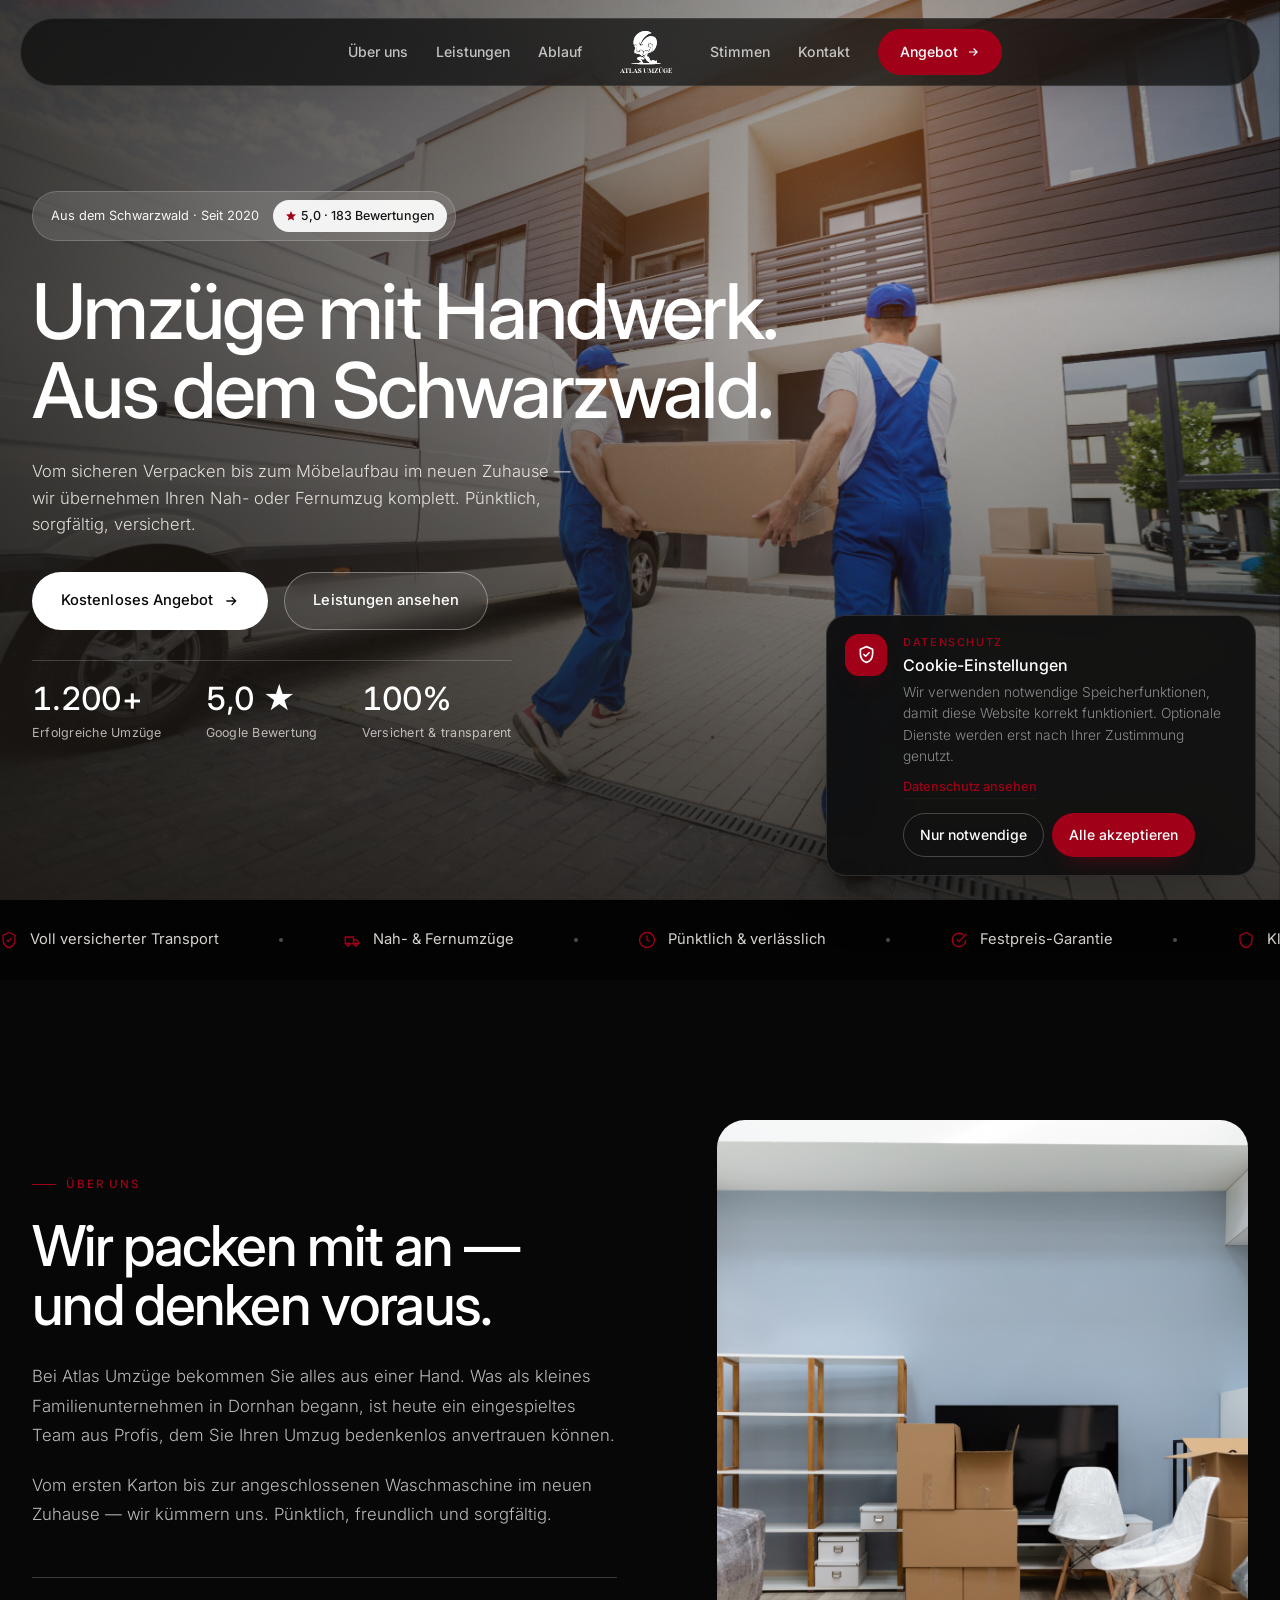
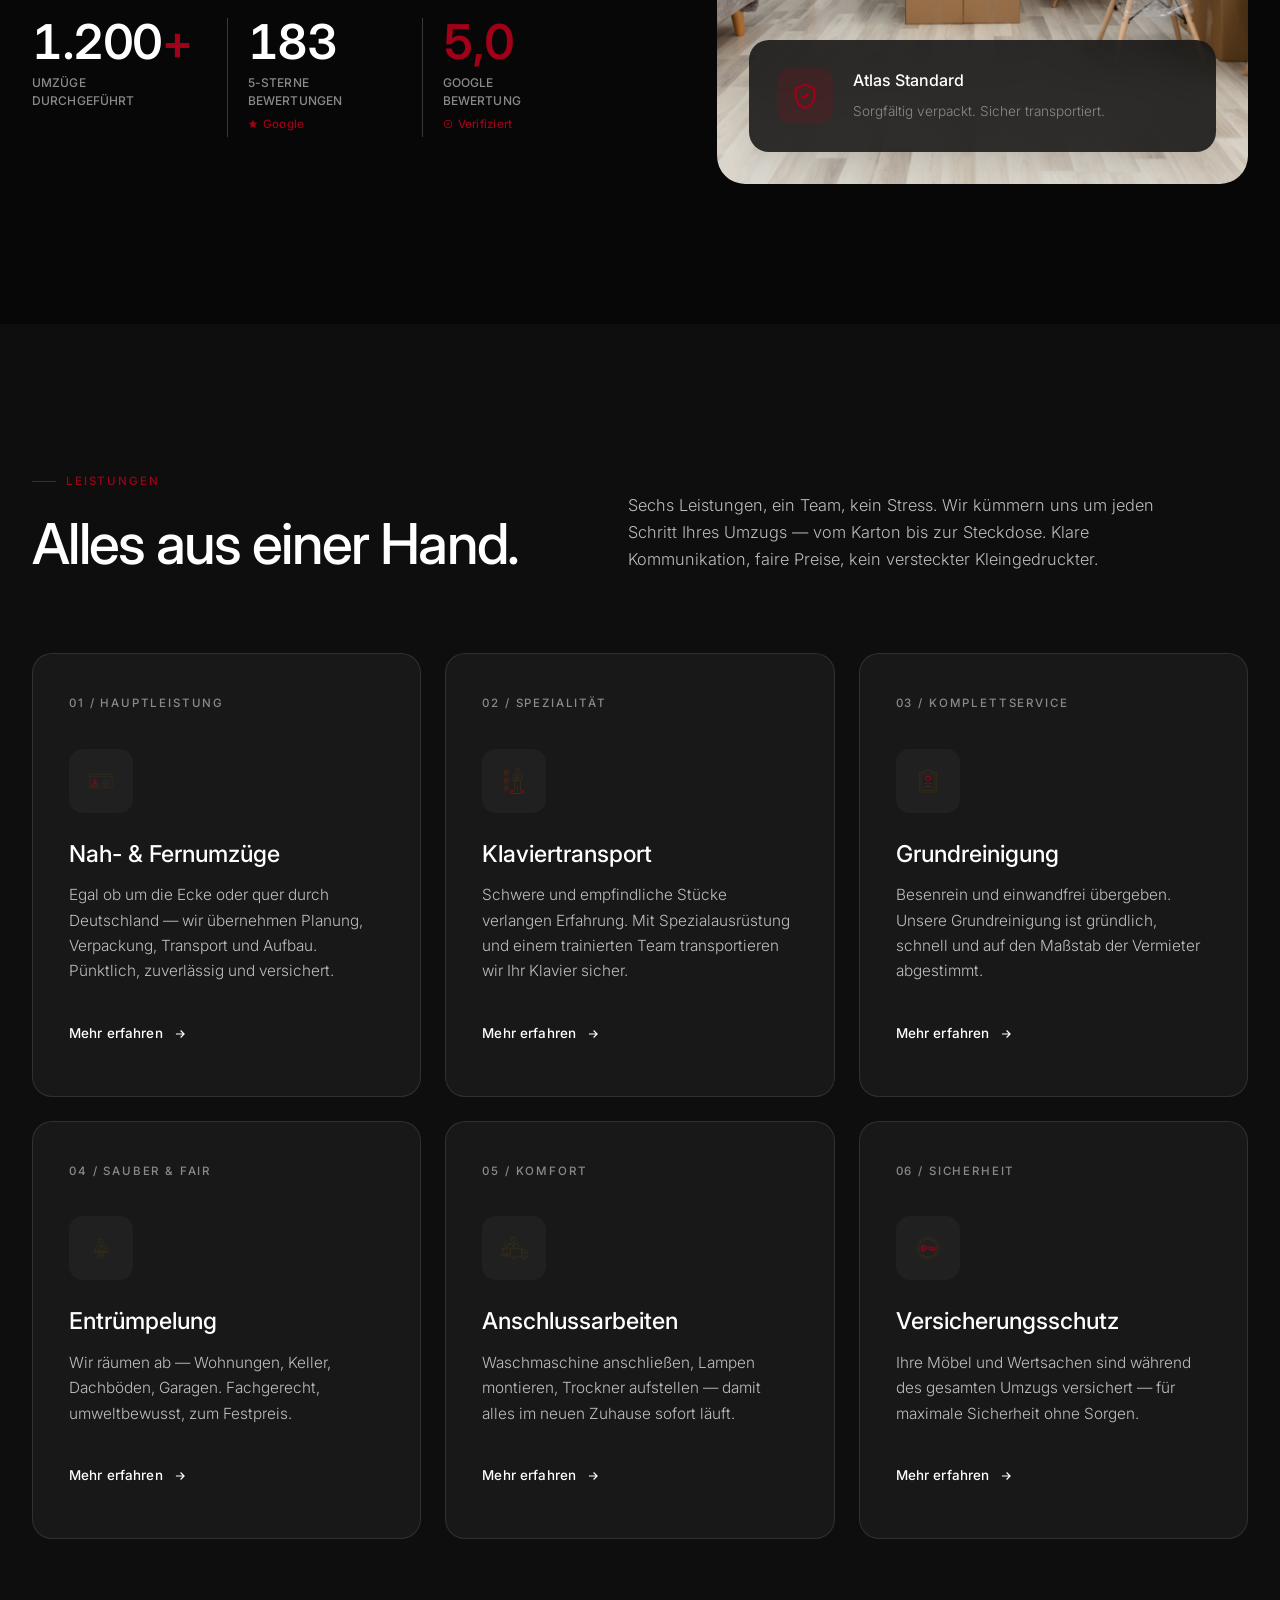
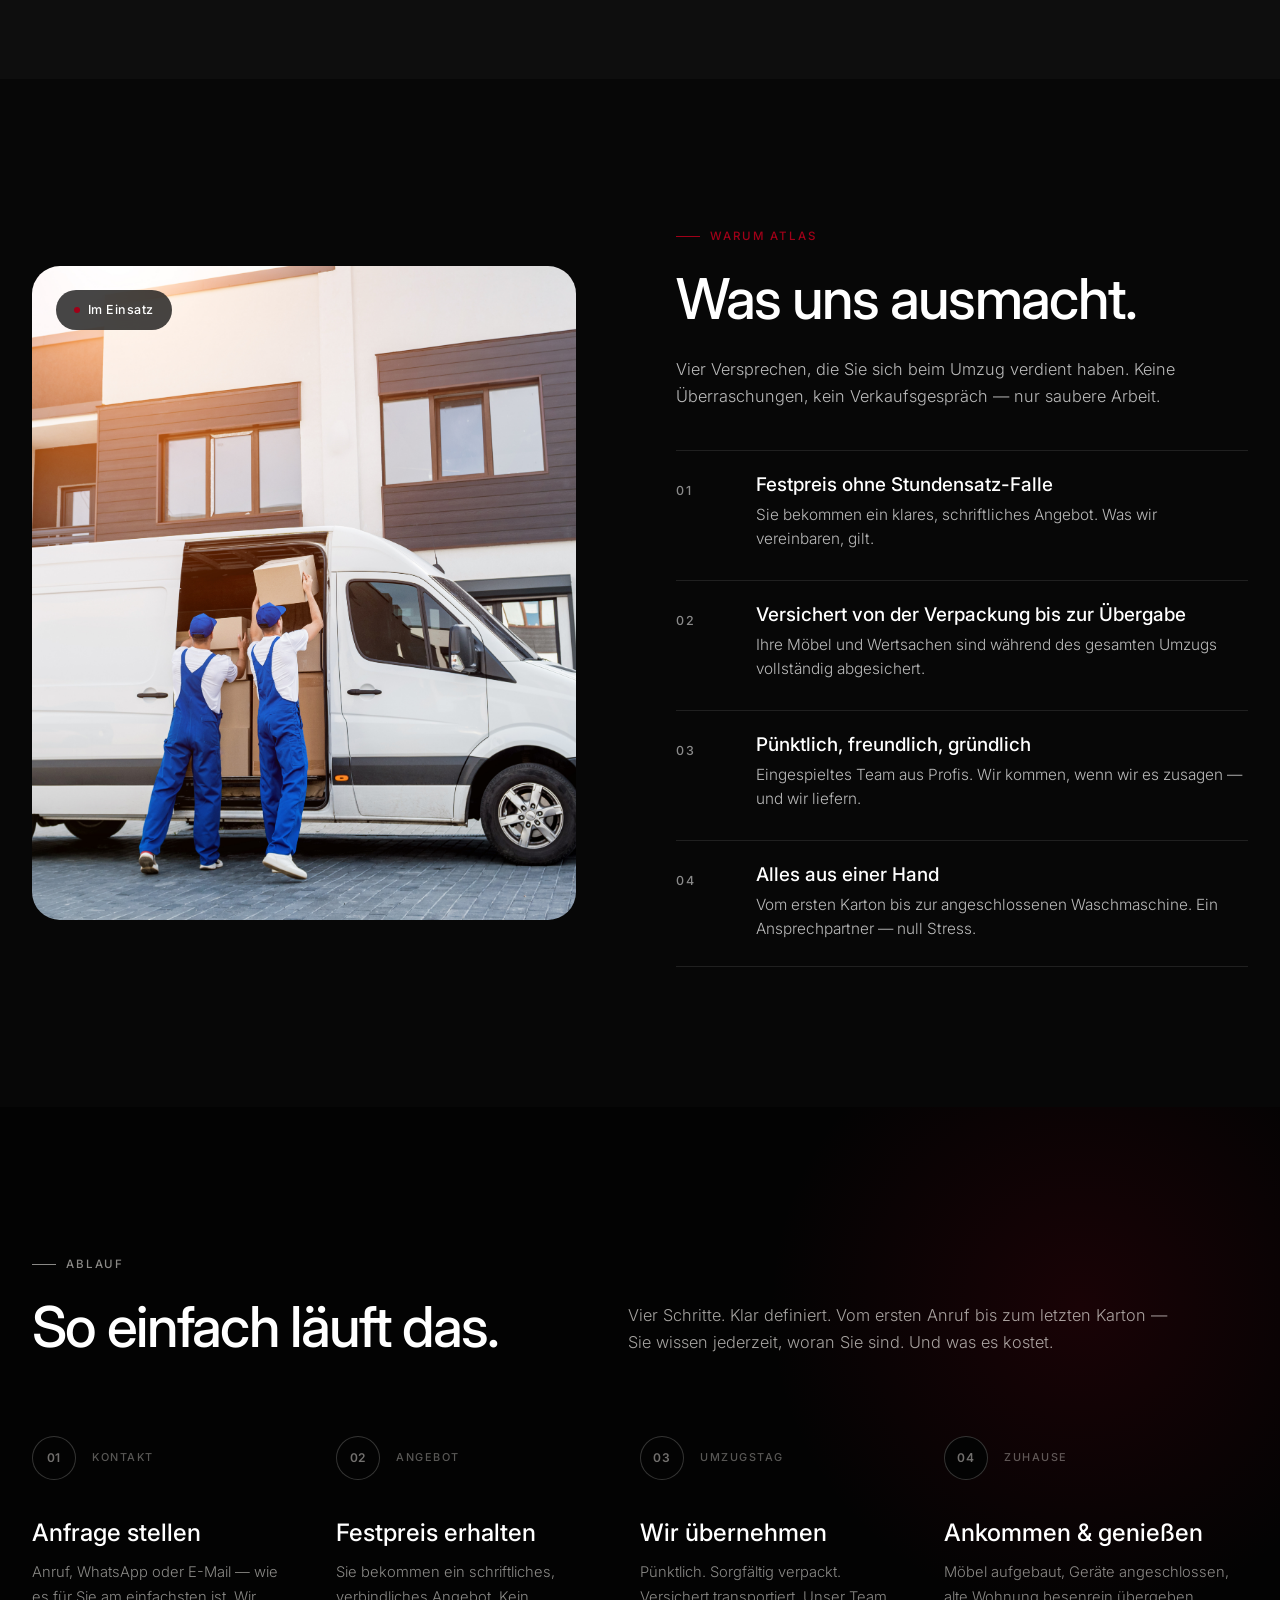
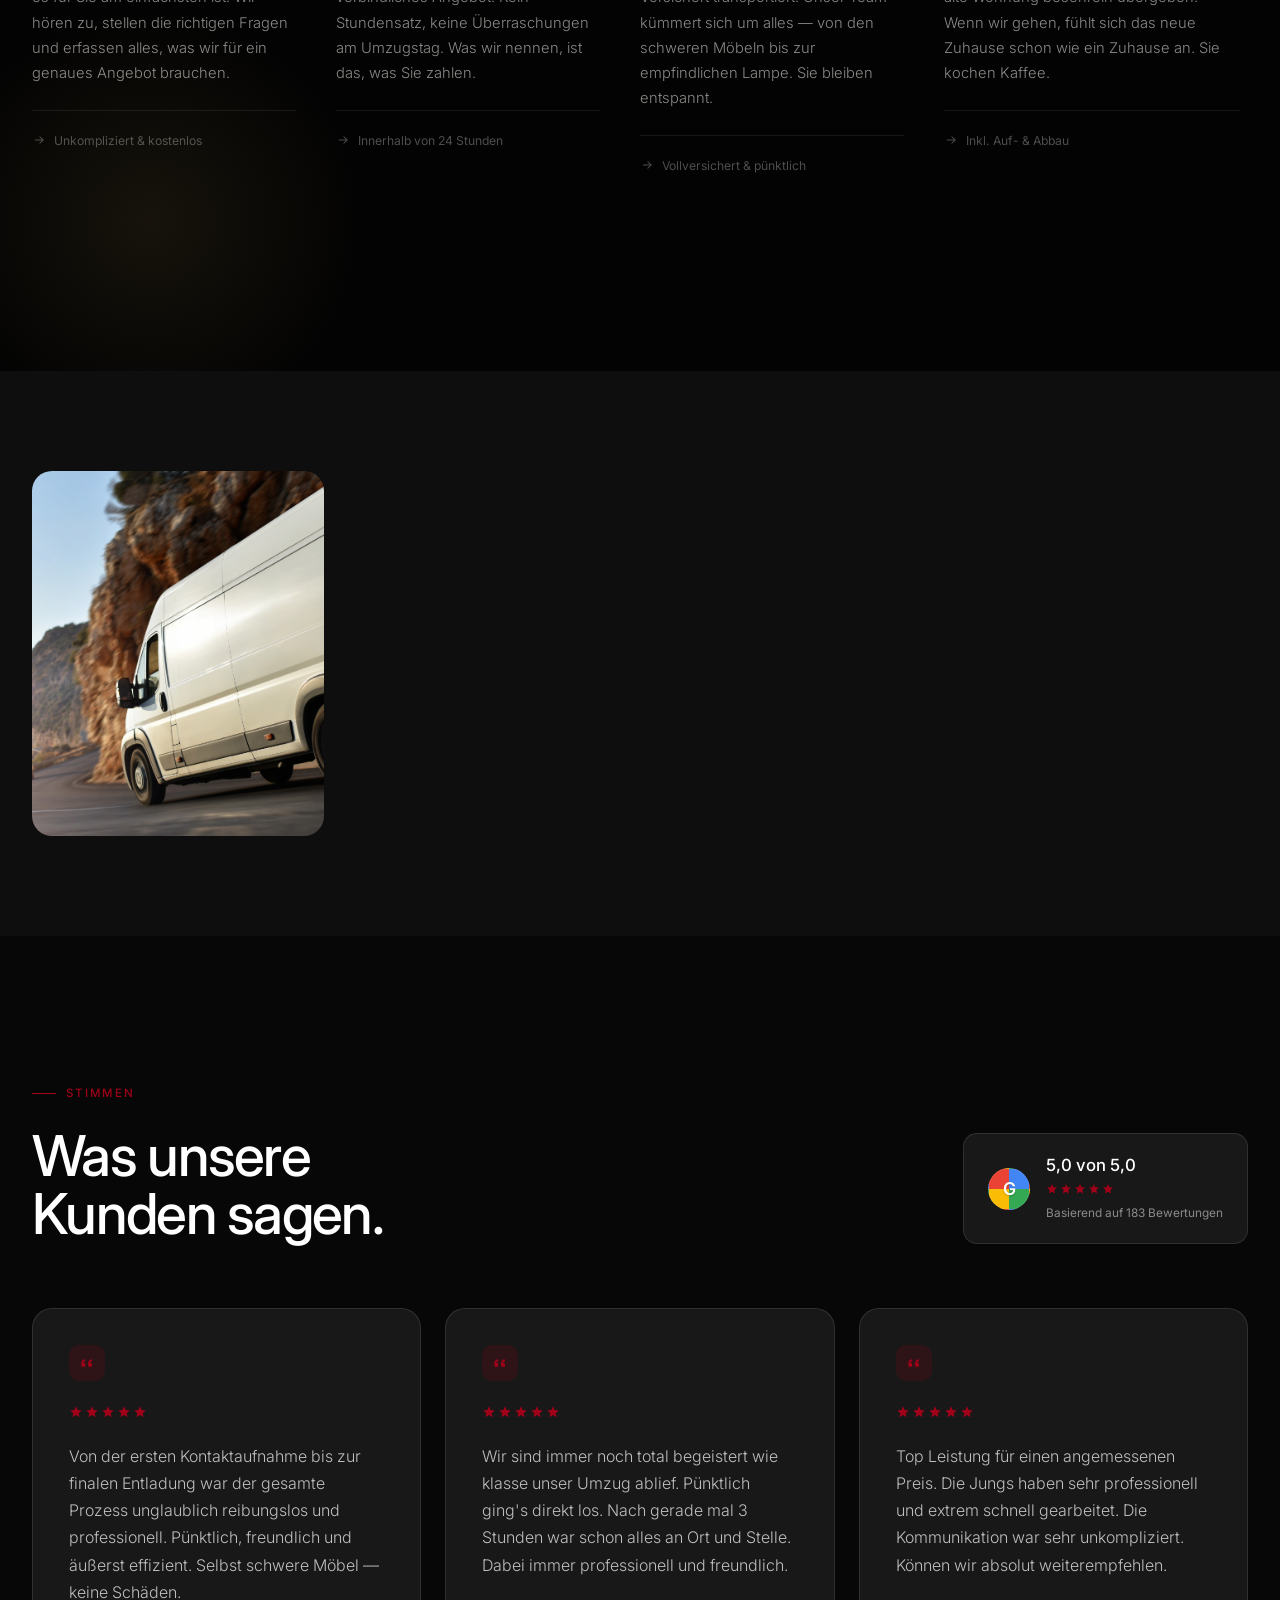
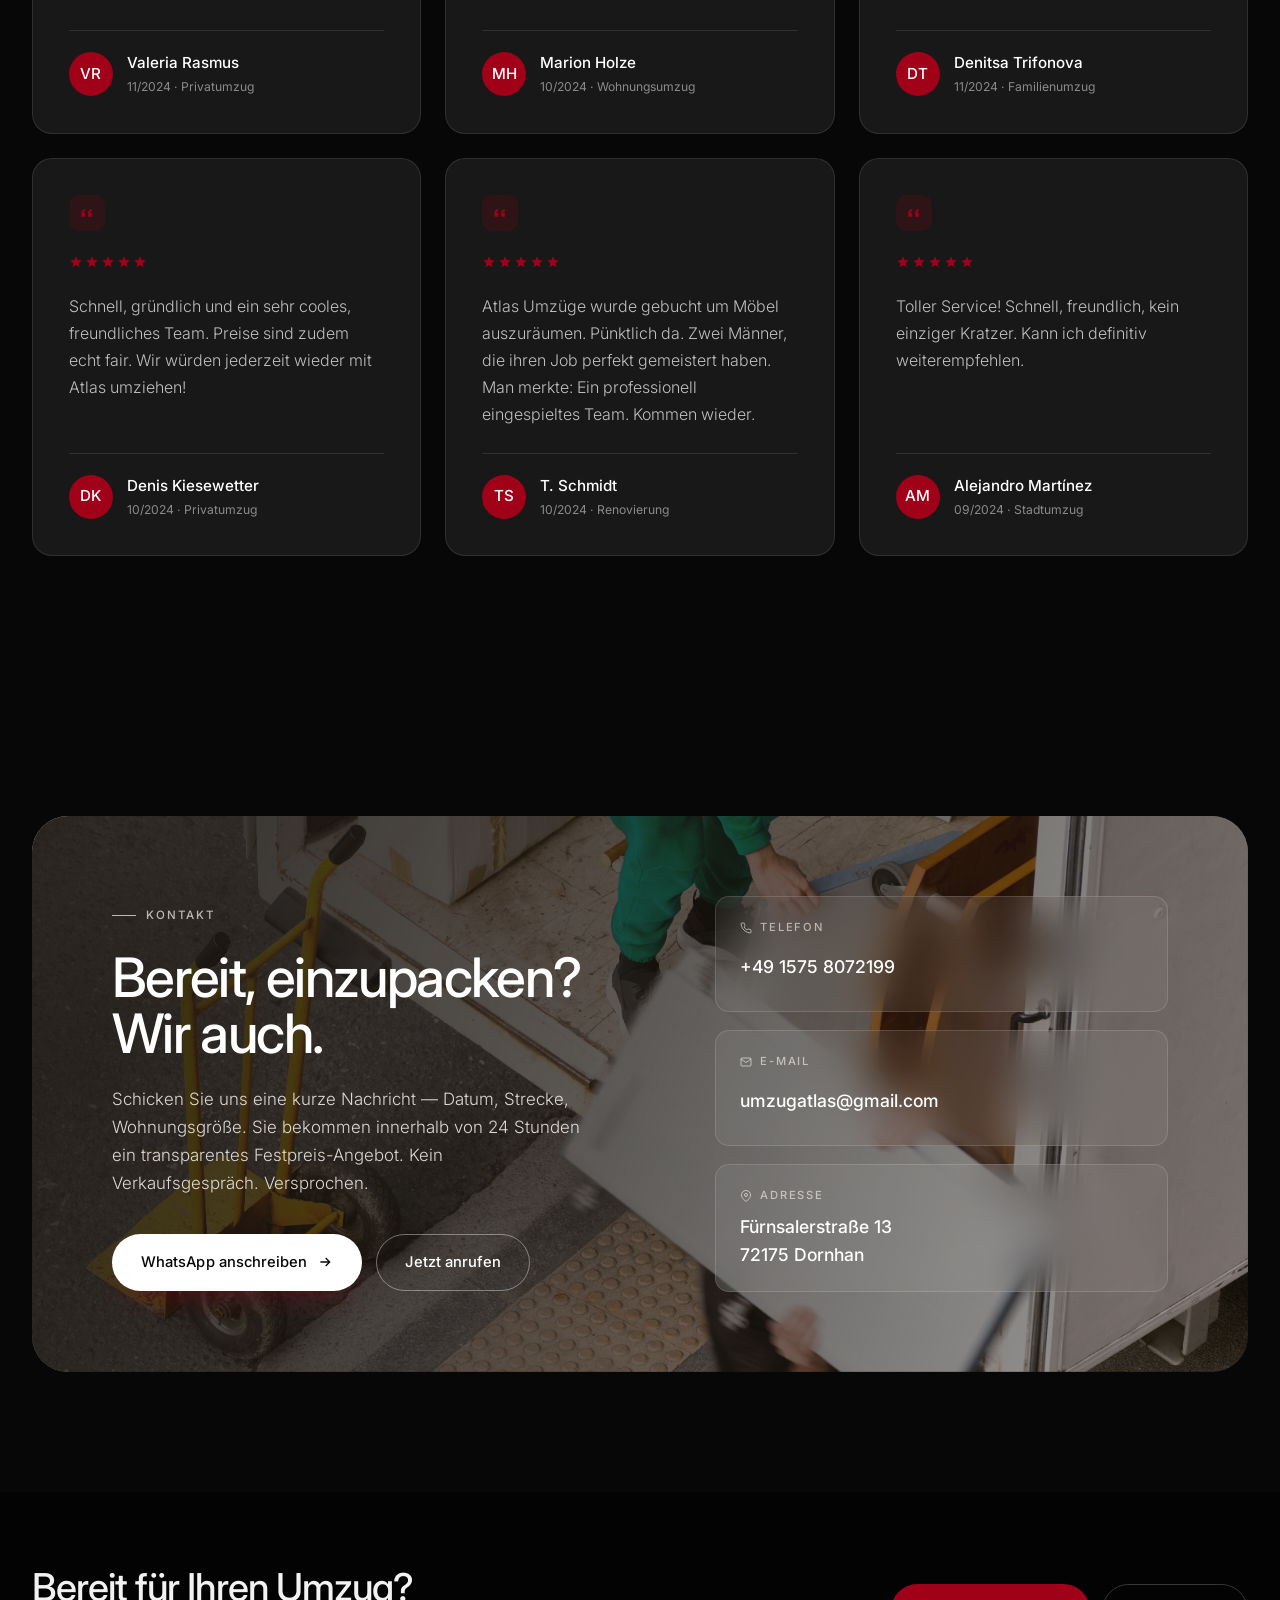
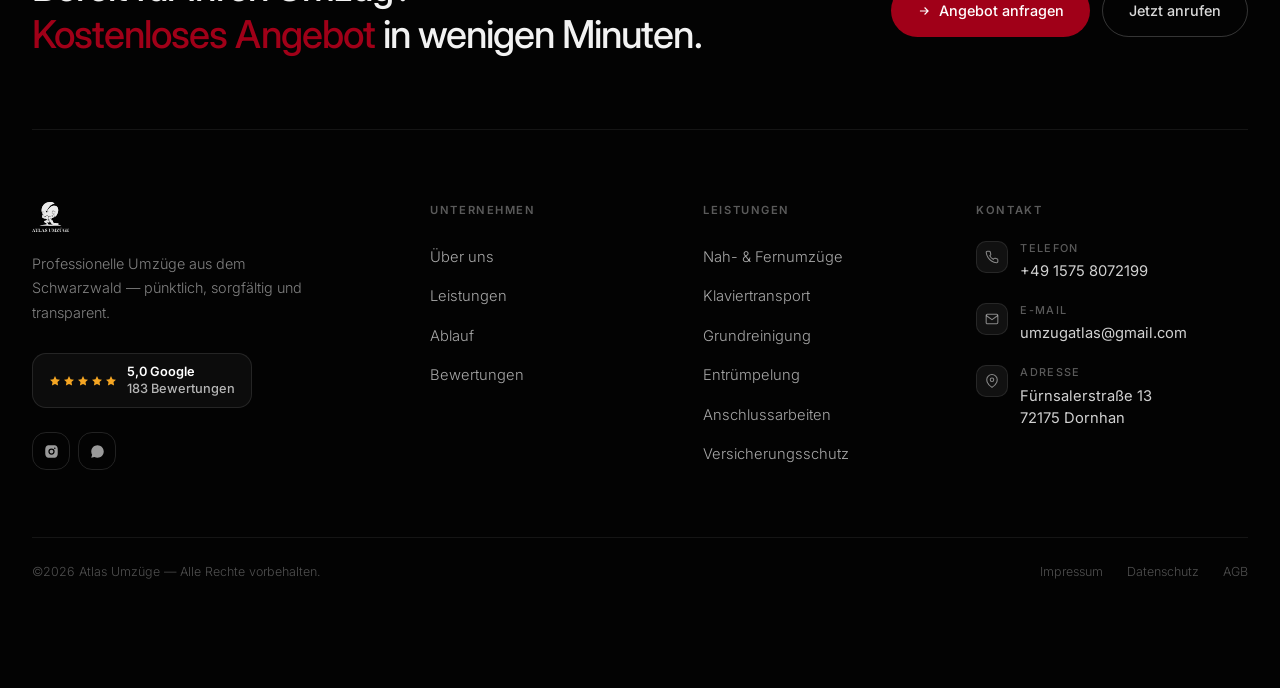
<file: index.html>
﻿<!DOCTYPE html>
<html lang="de">
<head>
<meta charset="UTF-8">
<meta name="viewport" content="width=device-width, initial-scale=1.0, viewport-fit=cover">
<title>Atlas Umzüge — Premium Umzüge aus dem Schwarzwald</title>
<meta name="description" content="Atlas Umzüge: Nah- und Fernumzüge, Grundreinigung, Entrümpelung und Klaviertransport. Aus Dornhan im Schwarzwald. Über 180 ausgezeichnete Bewertungen.">
<meta property="og:type" content="website">
<meta property="og:url" content="https://atlas-umzugsservice.de/">
<meta property="og:title" content="Atlas Umzüge — Premium Umzüge aus dem Schwarzwald">
<meta property="og:description" content="Nah- und Fernumzüge, Grundreinigung, Entrümpelung und Klaviertransport. Über 180 ausgezeichnete Bewertungen.">
<meta property="og:image" content="https://atlas-umzugsservice.de/Bilder/AdobeStock_457861217.jpeg">
<meta property="og:locale" content="de_DE">
<meta property="og:site_name" content="Atlas Umzüge">
<meta name="twitter:card" content="summary_large_image">
<meta name="twitter:title" content="Atlas Umzüge — Premium Umzüge aus dem Schwarzwald">
<meta name="twitter:description" content="Nah- und Fernumzüge, Grundreinigung, Entrümpelung und Klaviertransport. Über 180 ausgezeichnete Bewertungen.">
<meta name="twitter:image" content="https://atlas-umzugsservice.de/Bilder/AdobeStock_457861217.jpeg">
<link rel="canonical" href="https://atlas-umzugsservice.de/">
<script type="application/ld+json">
{
  "@context": "https://schema.org",
  "@type": "MovingCompany",
  "name": "Atlas Umzüge",
  "url": "https://atlas-umzugsservice.de",
  "telephone": "+4915758072199",
  "email": "umzugatlas@gmail.com",
  "address": {
    "@type": "PostalAddress",
    "streetAddress": "Fürnsalerstraße 13",
    "addressLocality": "Dornhan",
    "postalCode": "72175",
    "addressCountry": "DE"
  },
  "sameAs": ["https://www.instagram.com/atlas_umzuege"],
  "description": "Nah- und Fernumzüge, Grundreinigung, Entrümpelung und Klaviertransport aus dem Schwarzwald."
}
</script>

<link rel="icon" type="image/svg+xml" href="/favicon.svg">
<link rel="mask-icon" href="/favicon.svg" color="#A00018">
<meta name="theme-color" content="#A00018">

<link rel="preconnect" href="https://fonts.googleapis.com">
<link rel="preconnect" href="https://fonts.gstatic.com" crossorigin>
<link href="https://fonts.googleapis.com/css2?family=Inter:wght@300;400;500;600;700&display=swap" rel="stylesheet">

<link rel="stylesheet" href="styles.css">

<style>
/* Tokens, reset, typography, buttons, utilities, reveal & grain → styles.css */

@media (max-width: 640px) {
  .header { top: 12px; width: calc(100% - 24px); }
}

.header {
  position: fixed;
  top: 18px;
  left: 50%;
  transform: translateX(-50%);
  width: calc(100% - 40px);
  max-width: none;
  z-index: 100;
  transition: top 0.4s var(--ease), transform 0.4s var(--ease);
}

.header-inner {
  display: grid;
  grid-template-columns: 1fr auto 1fr;
  align-items: center;
  gap: 24px;
  background: rgba(12, 12, 12, 0.72);
  backdrop-filter: blur(22px) saturate(1.2);
  -webkit-backdrop-filter: blur(22px) saturate(1.2);
  border: 1px solid var(--line);
  border-radius: 999px;
  padding: 9px 12px 9px 24px;
  box-shadow: 0 18px 44px -28px rgba(31, 26, 18, 0.28),
              0 4px 12px -8px rgba(31, 26, 18, 0.12);
  transition: background 0.4s var(--ease), box-shadow 0.4s var(--ease), border-color 0.4s var(--ease);
}

.header.scrolled .header-inner {
  background: rgba(12, 12, 12, 0.82);
  box-shadow: 0 16px 40px -20px rgba(31, 26, 18, 0.22),
              0 2px 8px -2px rgba(31, 26, 18, 0.1);
}

.nav-left, .nav-right {
  display: flex;
  align-items: center;
  gap: 28px;
  font-size: 0.88rem;
  font-weight: 500;
}

.nav-left { justify-content: flex-end; }
.nav-right { justify-content: flex-start; }

.nav-link {
  position: relative;
  padding: 6px 0;
  color: var(--ink-soft);
  transition: color 0.25s var(--ease);
}

.nav-link::after {
  content: '';
  position: absolute;
  left: 50%;
  bottom: 0;
  width: 0;
  height: 1px;
  background: var(--burgundy);
  transition: width 0.3s var(--ease);
  transform: translateX(-50%);
}

.nav-link:hover { color: var(--burgundy); }
.nav-link:hover::after { width: 100%; }

.brand {
  display: flex;
  align-items: center;
  justify-content: center;
  height: 48px;
  padding: 0 14px;
}

.brand-logo {
  height: 42px;
  width: auto;
  display: block;
  transition: transform 0.4s var(--ease);
}

.brand:hover .brand-logo { transform: scale(1.04); }

.nav-cta {
  display: inline-flex;
  align-items: center;
  gap: 8px;
  background: var(--brown);
  color: var(--white);
  padding: 12px 22px;
  border-radius: 999px;
  font-weight: 500;
  font-size: 0.88rem;
  transition: transform 0.35s var(--ease), background 0.35s var(--ease), box-shadow 0.35s var(--ease);
  white-space: nowrap;
}

.nav-cta:hover {
  background: var(--burgundy-deep);
  transform: translateY(-1px);
  box-shadow: 0 12px 24px -10px rgba(160, 0, 24, 0.5);
}

.nav-cta svg {
  width: 14px; height: 14px;
  transition: transform 0.3s var(--ease);
}

.nav-cta:hover svg { transform: translateX(3px); }

.menu-toggle {
  display: none;
  width: 44px; height: 44px;
  background: transparent;
  border: none;
  cursor: pointer;
  flex-direction: column;
  gap: 5px;
  align-items: center;
  justify-content: center;
}
.menu-toggle span {
  width: 20px; height: 1.5px;
  background: var(--ink);
  transition: 0.3s var(--ease);
}

.mobile-menu {
  position: fixed;
  inset: 0;
  background: var(--bg);
  z-index: 99;
  padding: 100px 32px 40px;
  transform: translateY(-100%);
  transition: transform 0.5s var(--ease);
  display: flex;
  flex-direction: column;
  gap: 8px;
}
.mobile-menu.open { transform: translateY(0); }

.mobile-menu a {
  font-size: 1.6rem;
  font-weight: 500;
  padding: 18px 0;
  border-bottom: 1px solid var(--line);
  color: var(--ink);
}

@media (max-width: 880px) {
  .header {
    top: 12px;
    width: calc(100% - 40px);
    max-width: 720px;
  }
  .nav-left { display: none; }
  .nav-right { display: none; }
  .nav-right .nav-link { display: none; }
  .header-inner {
    grid-template-columns: 1fr auto;
    padding: 8px 8px 8px 18px;
    gap: 8px;
  }
  .brand { justify-content: flex-start; }
  .menu-toggle { display: flex; }
  .nav-cta { display: none; }
}

/* Buttons (.btn, variants, .btn-link) → styles.css */

/* === HERO === */
.hero {
  position: relative;
  min-height: 100svh;
  display: grid;
  align-items: center;
  overflow: hidden;
  margin-top: 0;
  padding-top: 0;
}

.hero-bg {
  position: absolute;
  inset: 0;
  z-index: 0;
}

.hero-bg img {
  width: 100%;
  height: 100%;
  object-fit: cover;
  object-position: center 48%;
  animation: hero-zoom 18s var(--ease) forwards;
}

@keyframes hero-zoom {
  from { transform: scale(1.08); }
  to { transform: scale(1); }
}

.hero-bg::after {
  content: '';
  position: absolute;
  inset: 0;
  background:
    linear-gradient(90deg, rgba(26,22,18,0.78) 0%, rgba(26,22,18,0.52) 38%, rgba(26,22,18,0.16) 70%, rgba(26,22,18,0.24) 100%),
    linear-gradient(180deg, rgba(26,22,18,0.28) 0%, rgba(26,22,18,0.08) 34%, rgba(26,22,18,0.78) 100%);
}

.hero-content {
  position: relative;
  z-index: 2;
  width: 100%;
  min-height: 100svh;
  display: flex;
  flex-direction: column;
  align-items: flex-start;
  justify-content: center;
  padding: clamp(118px, 13vh, 136px) 32px clamp(84px, 9vh, 104px);
}

.hero-meta {
  display: inline-flex;
  align-items: center;
  gap: 14px;
  background: rgba(255,255,255,0.12);
  backdrop-filter: blur(20px);
  -webkit-backdrop-filter: blur(20px);
  border: 1px solid rgba(255,255,255,0.18);
  padding: 8px 8px 8px 18px;
  border-radius: 999px;
  font-size: 0.8rem;
  font-weight: 400;
  color: rgba(255,255,255,0.95);
  margin-bottom: 32px;
  animation: rise 0.9s var(--ease) 0.1s backwards;
}

.hero-meta-stars {
  display: inline-flex;
  align-items: center;
  gap: 4px;
  background: rgba(255,255,255,0.92);
  color: #141414;
  padding: 6px 12px;
  border-radius: 999px;
  font-weight: 500;
  font-size: 0.78rem;
}
.hero-meta-stars svg { width: 12px; height: 12px; fill: var(--burgundy); }

.hero h1 {
  color: var(--white);
  font-weight: 500;
  margin-bottom: 28px;
  max-width: 980px;
  font-size: clamp(2.8rem, 6vw, 5.15rem);
  line-height: 1.02;
  letter-spacing: -0.035em;
  overflow: visible;
}

.hero h1 .word {
  display: inline-block;
  overflow: visible;
  vertical-align: baseline;
  line-height: inherit;
  padding: 0.06em 0 0.1em;
  margin: -0.06em 0 -0.1em;
}

.hero h1 .word span {
  display: inline-block;
  line-height: inherit;
  animation: rise 1s var(--ease) backwards;
}

.hero h1 .word:nth-of-type(1) span { animation-delay: 0.15s; }
.hero h1 .word:nth-of-type(2) span { animation-delay: 0.22s; }
.hero h1 .word:nth-of-type(3) span { animation-delay: 0.29s; }
.hero h1 .word:nth-of-type(4) span { animation-delay: 0.36s; }
.hero h1 .word:nth-of-type(5) span { animation-delay: 0.43s; }
.hero h1 .word:nth-of-type(6) span { animation-delay: 0.50s; }
.hero h1 .word:nth-of-type(7) span { animation-delay: 0.57s; }
.hero h1 .word:nth-of-type(8) span { animation-delay: 0.64s; }

@keyframes rise {
  from { transform: translateY(110%); opacity: 0; }
  to { transform: translateY(0); opacity: 1; }
}

.hero-sub {
  font-size: clamp(1rem, 1.3vw, 1.18rem);
  font-weight: 300;
  color: rgba(250, 247, 242, 0.86);
  max-width: 540px;
  line-height: 1.6;
  margin-bottom: 34px;
  animation: fade-up 1s var(--ease) 0.75s backwards;
}

@keyframes fade-up {
  from { transform: translateY(20px); opacity: 0; }
  to { transform: translateY(0); opacity: 1; }
}

.hero-actions {
  display: flex;
  gap: 16px;
  flex-wrap: wrap;
  align-items: center;
  animation: fade-up 1s var(--ease) 0.9s backwards;
}

.hero-actions .btn-light {
  background: var(--white);
  color: #070707;
}

.hero-actions .btn-ghost {
  border-color: rgba(255,255,255,0.35);
  color: var(--white);
  background: rgba(255,255,255,0.06);
  backdrop-filter: blur(10px);
}
.hero-actions .btn-ghost:hover {
  background: var(--white);
  color: #070707;
  border-color: var(--white);
}

.hero-stats {
  display: flex;
  gap: 44px;
  margin-top: 30px;
  padding-top: 22px;
  border-top: 1px solid rgba(255,255,255,0.18);
  animation: fade-up 1s var(--ease) 1.05s backwards;
  flex-wrap: wrap;
}

.hero-stat {
  display: flex;
  flex-direction: column;
}

.hero-stat-num {
  font-size: 2rem;
  font-weight: 500;
  color: var(--white);
  line-height: 1;
  letter-spacing: -0.02em;
  font-variant-numeric: tabular-nums;
}

.hero-stat-label {
  font-size: 0.78rem;
  font-weight: 400;
  color: rgba(250, 247, 242, 0.7);
  margin-top: 8px;
  letter-spacing: 0.02em;
}

.hero-scroll {
  position: absolute;
  bottom: 30px;
  right: 32px;
  z-index: 3;
  display: flex;
  flex-direction: column;
  align-items: center;
  gap: 12px;
  font-size: 0.7rem;
  font-weight: 500;
  letter-spacing: 0.16em;
  text-transform: uppercase;
  color: rgba(250, 247, 242, 0.7);
  writing-mode: vertical-rl;
  animation: fade-up 1s var(--ease) 1.4s backwards;
}

.hero-scroll-line {
  width: 1px;
  height: 60px;
  background: linear-gradient(to bottom, transparent, rgba(255,255,255,0.6));
  animation: scroll-line 2.4s ease-in-out infinite;
  transform-origin: top;
}

@keyframes scroll-line {
  0%, 100% { transform: scaleY(0.4); opacity: 0.4; }
  50% { transform: scaleY(1); opacity: 1; }
}

@media (max-width: 640px) {
  .hero { min-height: 100svh; }
  .hero-bg img { object-position: 58% center; }
  .hero-content {
    min-height: 100svh;
    justify-content: center;
    padding: 124px 20px calc(126px + env(safe-area-inset-bottom));
  }
  .hero-meta {
    align-items: center;
    flex-direction: row;
    flex-wrap: wrap;
    gap: 8px;
    background: transparent;
    border: 0;
    border-radius: 0;
    backdrop-filter: none;
    -webkit-backdrop-filter: none;
    padding: 0;
    margin-bottom: 22px;
    max-width: 100%;
    font-size: 0.76rem;
  }
  .hero-meta > span:first-child {
    display: inline-flex;
    align-items: center;
    min-height: 34px;
    padding: 8px 12px;
    border-radius: 999px;
    background: rgba(255,255,255,0.14);
    border: 1px solid rgba(255,255,255,0.18);
    backdrop-filter: blur(16px);
    -webkit-backdrop-filter: blur(16px);
  }
  .hero-meta-stars {
    min-height: 34px;
    padding: 8px 12px;
    font-size: 0.76rem;
  }
  .hero-stats { display: none; }
  .hero-scroll { display: none; }
  .hero h1 { font-size: clamp(2.35rem, 10vw, 3.45rem); line-height: 1.05; letter-spacing: -0.03em; }
  .hero-sub { font-size: 0.95rem; margin-bottom: 32px; }
  .hero-actions { gap: 12px; }
  .hero-actions .btn { padding: 14px 22px; font-size: 0.88rem; }
}

/* === TRUST STRIP === */
.trust {
  background: var(--bg-deep);
  color: var(--white);
  padding: 28px 0;
  overflow: hidden;
}

.trust-track {
  display: flex;
  align-items: center;
  gap: 60px;
  white-space: nowrap;
  animation: scroll 50s linear infinite;
  width: max-content;
}

.trust-item {
  display: inline-flex;
  align-items: center;
  gap: 12px;
  font-size: 0.92rem;
  font-weight: 400;
  color: rgba(250, 247, 242, 0.85);
  letter-spacing: 0;
}

.trust-item svg {
  width: 18px; height: 18px;
  color: var(--burgundy);
  flex-shrink: 0;
}

.trust-divider {
  width: 4px; height: 4px;
  background: rgba(250, 247, 242, 0.3);
  border-radius: 50%;
}

@keyframes scroll {
  to { transform: translateX(-50%); }
}

/* Section utilities (.section-pad, .section-header) → styles.css */

/* === ABOUT === */
.about {
  background: var(--bg);
  position: relative;
}

.about-grid {
  display: grid;
  grid-template-columns: 1.1fr 1fr;
  gap: 100px;
  align-items: center;
}

@media (max-width: 980px) {
  .about-grid { grid-template-columns: 1fr; gap: 60px; }
  .about-visual { aspect-ratio: 4/3; }
  .about-text p { max-width: 100%; }
  .about-stats { max-width: 100%; }
}
@media (max-width: 540px) {
  .about-card { left: 16px; right: 16px; bottom: 16px; padding: 20px; }
  .about-card-icon { width: 44px; height: 44px; }
  .about-card-icon svg { width: 22px; height: 22px; }
  .about-stat { padding: 0 12px 0 0; }
  .about-stat + .about-stat { padding: 0 12px 0 12px; }
  .about-stat:last-child { padding-right: 0; }
}

.about-text h2 { margin: 24px 0 28px; }

.about-text p {
  font-size: 1.05rem;
  font-weight: 300;
  line-height: 1.75;
  color: var(--ink-soft);
  margin-bottom: 20px;
  max-width: 100%;
}

.about-stats {
  display: grid;
  grid-template-columns: repeat(3, 1fr);
  gap: 0;
  margin-top: 48px;
  padding-top: 40px;
  border-top: 1px solid var(--line-strong);
  max-width: 100%;
  overflow: hidden;
}

.about-stat {
  position: relative;
  padding: 0 20px 0 0;
  min-width: 0;
}

.about-stat + .about-stat {
  padding: 0 20px 0 20px;
  border-left: 1px solid var(--line-strong);
}

.about-stat:last-child {
  padding-right: 0;
}

.about-stat-num {
  font-size: clamp(2rem, 7vw, 3rem);
  font-weight: 600;
  letter-spacing: -0.03em;
  color: var(--ink);
  line-height: 1;
  font-variant-numeric: tabular-nums;
  transform: translateY(10px);
  opacity: 0;
  transition: opacity 0.55s var(--ease), transform 0.55s var(--ease);
}
.about-stats.in .about-stat-num {
  opacity: 1;
  transform: translateY(0);
}
.about-stats.in .about-stat:nth-child(2) .about-stat-num { transition-delay: 0.1s; }
.about-stats.in .about-stat:nth-child(3) .about-stat-num { transition-delay: 0.2s; }
.about-stat-num .accent { color: var(--burgundy); }

.about-stat-label {
  font-size: clamp(0.62rem, 1.8vw, 0.75rem);
  font-weight: 500;
  color: var(--ink-muted);
  margin-top: 8px;
  line-height: 1.45;
  letter-spacing: 0.01em;
  text-transform: uppercase;
  overflow-wrap: break-word;
}

.about-stat-sub {
  display: inline-flex;
  align-items: center;
  gap: 5px;
  margin-top: 6px;
  font-size: 0.72rem;
  color: var(--burgundy);
  font-weight: 500;
  letter-spacing: 0.02em;
}

.about-visual {
  position: relative;
  aspect-ratio: 4/5;
  border-radius: var(--r-lg);
  overflow: hidden;
}

.about-visual img {
  width: 100%; height: 100%;
  object-fit: cover;
  transition: transform 1.2s var(--ease);
}
.about-visual:hover img { transform: scale(1.04); }

.about-card {
  position: absolute;
  bottom: 32px;
  left: 32px;
  right: 32px;
  background: rgba(18, 18, 18, 0.86);
  backdrop-filter: blur(20px);
  -webkit-backdrop-filter: blur(20px);
  padding: 28px;
  display: flex;
  align-items: center;
  gap: 20px;
  border-radius: var(--r-md);
  box-shadow: 0 24px 50px -20px rgba(31,26,18,0.25);
}

.about-card-icon {
  width: 56px; height: 56px;
  background: var(--burgundy-soft);
  border-radius: var(--r-sm);
  display: grid; place-items: center;
  flex-shrink: 0;
}
.about-card-icon svg { width: 28px; height: 28px; color: var(--burgundy); }

.about-card-text strong {
  display: block;
  font-weight: 500;
  font-size: 1rem;
  color: var(--ink);
  letter-spacing: 0;
  margin-bottom: 4px;
}

.about-card-text span {
  font-size: 0.85rem;
  font-weight: 300;
  color: var(--ink-muted);
  line-height: 1.4;
}

/* === SERVICES === */
.services { background: var(--bg-warm); }

.services-grid {
  display: grid;
  grid-template-columns: repeat(3, 1fr);
  gap: 24px;
}

.service {
  background: var(--paper);
  border: 1px solid var(--line);
  border-radius: var(--r-md);
  padding: 40px 36px;
  transition: transform 0.5s var(--ease), border-color 0.5s var(--ease), box-shadow 0.5s var(--ease);
  position: relative;
  overflow: hidden;
  display: flex;
  flex-direction: column;
  min-height: 360px;
}

.service::before {
  content: '';
  position: absolute;
  bottom: 0; left: 0;
  width: 100%;
  height: 2px;
  background: var(--burgundy);
  transform: scaleX(0);
  transform-origin: left;
  transition: transform 0.5s var(--ease);
}

.service:hover {
  transform: translateY(-6px);
  border-color: var(--burgundy-line);
  box-shadow: 0 30px 60px -25px rgba(31, 26, 18, 0.18);
}
.service:hover::before { transform: scaleX(1); }

.service-num {
  font-size: 0.72rem;
  font-weight: 500;
  letter-spacing: 0.16em;
  color: var(--ink-muted);
  text-transform: uppercase;
  margin-bottom: 36px;
}

.service-icon {
  width: 64px;
  height: 64px;
  background: var(--surface-2);
  border-radius: var(--r-sm);
  display: grid;
  place-items: center;
  margin-bottom: 28px;
  transition: transform 0.4s var(--ease), background 0.4s var(--ease);
}
.service:hover .service-icon {
  background: var(--burgundy);
  transform: rotate(-6deg) scale(1.05);
}

.service-icon svg {
  width: 38px; height: 38px;
  transition: fill 0.4s var(--ease), stroke 0.4s var(--ease), transform 0.4s var(--ease);
}

.service-icon img {
  width: 38px;
  height: 38px;
  transition: filter 0.4s var(--ease), transform 0.4s var(--ease);
}

.service:hover .service-icon img {
  filter: brightness(0) invert(1);
}

.service:hover .service-icon svg .cls-1,
.service:hover .service-icon svg .cls-2,
.service:hover .service-icon svg [class*="cls-"] {
  fill: #fff !important;
  stroke: #fff !important;
}

.service:hover .service-icon svg path,
.service:hover .service-icon svg rect,
.service:hover .service-icon svg circle,
.service:hover .service-icon svg polygon,
.service:hover .service-icon svg line,
.service:hover .service-icon svg polyline {
  fill: #fff !important;
  stroke: #fff !important;
}

.service h3 {
  font-size: 1.45rem;
  font-weight: 500;
  letter-spacing: 0;
  margin-bottom: 14px;
  line-height: 1.2;
}

.service-desc {
  font-size: 0.96rem;
  font-weight: 300;
  line-height: 1.65;
  color: var(--ink-soft);
  flex-grow: 1;
}

.service-link {
  margin-top: 28px;
  display: inline-flex;
  align-items: center;
  gap: 10px;
  min-height: 44px;
  padding: 10px 0;
  font-size: 0.84rem;
  font-weight: 500;
  color: var(--ink);
  letter-spacing: 0.01em;
  transition: color 0.3s var(--ease), gap 0.3s var(--ease);
}
.service-link svg { width: 14px; height: 14px; transition: transform 0.3s var(--ease); }
.service:hover .service-link { color: var(--burgundy); }
.service:hover .service-link svg { transform: translateX(4px); }

@media (max-width: 980px) {
  .services-grid { grid-template-columns: repeat(2, 1fr); }
}
@media (max-width: 640px) {
  .services-grid { grid-template-columns: 1fr; gap: 16px; }
  .service { padding: 32px 28px; min-height: auto; }
}

/* === FEATURE / WHY US === */
.feature {
  background: var(--bg);
  position: relative;
}

.feature-grid {
  display: grid;
  grid-template-columns: 1fr 1.05fr;
  gap: 100px;
  align-items: center;
}

@media (max-width: 980px) {
  .feature-grid { grid-template-columns: 1fr; gap: 60px; }
}

.feature-image {
  position: relative;
  aspect-ratio: 5/6;
  border-radius: var(--r-lg);
  overflow: hidden;
}
.feature-image img {
  width: 100%; height: 100%; object-fit: cover;
  transition: transform 1.2s var(--ease);
}
.feature-image:hover img { transform: scale(1.05); }

.feature-image-tag {
  position: absolute;
  top: 24px; left: 24px;
  background: rgba(18, 18, 18, 0.78);
  backdrop-filter: blur(16px);
  padding: 10px 18px;
  border-radius: 999px;
  font-size: 0.78rem;
  font-weight: 500;
  letter-spacing: 0.04em;
  color: var(--ink);
  display: inline-flex;
  align-items: center;
  gap: 8px;
}
.feature-image-tag::before {
  content: '';
  width: 6px; height: 6px;
  background: var(--burgundy);
  border-radius: 50%;
  animation: pulse 2s var(--ease) infinite;
}
@keyframes pulse {
  0%, 100% { opacity: 1; transform: scale(1); }
  50% { opacity: 0.5; transform: scale(1.4); }
}

.feature-text h2 { margin: 24px 0 28px; }

.feature-list {
  list-style: none;
  margin-top: 40px;
  display: flex;
  flex-direction: column;
  gap: 4px;
}

.feature-item {
  padding: 24px 0;
  display: grid;
  grid-template-columns: 56px 1fr;
  gap: 24px;
  align-items: start;
  border-top: 1px solid var(--line);
  transition: padding-left 0.4s var(--ease), border-color 0.4s var(--ease);
  cursor: default;
}

.feature-item:last-child { border-bottom: 1px solid var(--line); }
.feature-item:hover { padding-left: 12px; }
.feature-item:hover .feature-item-num { color: var(--burgundy); }

.feature-item-num {
  font-size: 0.78rem;
  font-weight: 500;
  letter-spacing: 0.16em;
  color: var(--ink-muted);
  margin-top: 6px;
  transition: color 0.3s var(--ease);
}

.feature-item h4 {
  font-size: 1.18rem;
  font-weight: 500;
  letter-spacing: 0;
  margin-bottom: 8px;
  color: var(--ink);
}

.feature-item p {
  font-size: 0.96rem;
  font-weight: 300;
  line-height: 1.6;
  color: var(--ink-soft);
}

/* === PROCESS === */
.process {
  background: var(--bg-deep);
  color: var(--white);
  position: relative;
  overflow: hidden;
}

.process::before {
  content: '';
  position: absolute;
  top: -200px; right: -200px;
  width: 800px; height: 800px;
  background: radial-gradient(circle, rgba(160, 0, 24, 0.14), transparent 55%);
  pointer-events: none;
}

.process::after {
  content: '';
  position: absolute;
  bottom: -100px; left: -100px;
  width: 500px; height: 500px;
  background: radial-gradient(circle, rgba(53, 44, 25, 0.4), transparent 60%);
  pointer-events: none;
}

.process .eyebrow { color: rgba(250, 247, 242, 0.55); }
.process .eyebrow::before { background: rgba(250, 247, 242, 0.55); }
.process h2 { color: var(--white); }
.process .lede { color: rgba(250, 247, 242, 0.65); }

.process-steps {
  display: grid;
  grid-template-columns: repeat(4, 1fr);
  position: relative;
  z-index: 2;
}

.step {
  padding: 0 32px 56px 0;
  position: relative;
  z-index: 1;
  cursor: default;
  display: flex;
  flex-direction: column;
}

.step:last-child { padding-right: 0; }

.step-marker {
  display: flex;
  align-items: center;
  gap: 16px;
  margin-bottom: 40px;
}

.step-dot {
  width: 44px; height: 44px;
  border-radius: 50%;
  background: var(--bg-deep);
  border: 1px solid rgba(250, 247, 242, 0.2);
  display: grid; place-items: center;
  flex-shrink: 0;
  transition: transform 0.45s var(--ease), background 0.45s var(--ease), border-color 0.45s var(--ease);
  position: relative;
}

.step-dot::after {
  content: '';
  position: absolute;
  inset: -4px;
  border-radius: 50%;
  border: 1px solid transparent;
  transition: border-color 0.45s var(--ease);
}

.step:hover .step-dot {
  background: var(--burgundy);
  border-color: var(--burgundy);
  transform: scale(1.1);
  box-shadow: 0 0 0 6px rgba(160, 0, 24, 0.15);
}

.step-dot-num {
  font-size: 0.75rem;
  font-weight: 600;
  letter-spacing: 0.06em;
  color: rgba(250, 247, 242, 0.45);
  transition: color 0.4s var(--ease);
}

.step:hover .step-dot-num { color: var(--white); }

.step-tag {
  font-size: 0.68rem;
  font-weight: 500;
  letter-spacing: 0.14em;
  text-transform: uppercase;
  color: rgba(250, 247, 242, 0.35);
  white-space: nowrap;
  transition: color 0.4s var(--ease);
}

.step:hover .step-tag { color: rgba(250, 247, 242, 0.7); }

.step-body {
  padding-right: 8px;
  flex-grow: 1;
}

.step h3 {
  font-size: 1.5rem;
  font-weight: 500;
  letter-spacing: 0;
  color: var(--white);
  margin-bottom: 14px;
  line-height: 1.1;
  transition: color 0.3s var(--ease);
}

.step:hover h3 { color: rgba(250, 247, 242, 1); }

.step p {
  font-size: 0.92rem;
  font-weight: 300;
  line-height: 1.7;
  color: rgba(250, 247, 242, 0.55);
  transition: color 0.4s var(--ease);
}

.step:hover p { color: rgba(250, 247, 242, 0.8); }

.step-detail {
  margin-top: 24px;
  padding-top: 20px;
  border-top: 1px solid rgba(250, 247, 242, 0.08);
  display: flex;
  align-items: center;
  gap: 8px;
  font-size: 0.76rem;
  font-weight: 400;
  color: rgba(250, 247, 242, 0.3);
  transition: color 0.4s var(--ease);
}

.step:hover .step-detail { color: rgba(160, 0, 24, 0.9); }

.step-detail svg {
  width: 14px; height: 14px;
  flex-shrink: 0;
  transition: transform 0.4s var(--ease);
}

.step:hover .step-detail svg { transform: translateX(3px); }

@media (max-width: 980px) {
  .process-steps { grid-template-columns: repeat(2, 1fr); }
  .step {
    padding: 40px 40px 40px 0;
    border-bottom: 1px solid rgba(250, 247, 242, 0.08);
  }
  .step:nth-child(odd) {
    padding-right: 40px;
    border-right: 1px solid rgba(250, 247, 242, 0.08);
  }
  .step:nth-child(even) { padding-right: 0; }
  .step:nth-child(3), .step:nth-child(4) { border-bottom: none; }
}

@media (max-width: 640px) {
  .process-steps { grid-template-columns: 1fr; }
  .step {
    padding: 36px 0;
    border-right: none !important;
    border-bottom: 1px solid rgba(250, 247, 242, 0.08);
  }
  .step:last-child { border-bottom: none; }
  .step h3 { font-size: 1.3rem; }
  .process-intro { margin-bottom: 56px; }
}

/* === GALLERY === */
.gallery {
  background: var(--bg-warm);
  padding: 100px 0;
}

.gallery-grid {
  display: grid;
  grid-template-columns: repeat(4, 1fr);
  gap: 16px;
}

.gallery-item {
  aspect-ratio: 4/5;
  border-radius: var(--r-md);
  overflow: hidden;
  position: relative;
  transition: transform 0.5s var(--ease);
}

.gallery-item img {
  width: 100%; height: 100%;
  object-fit: cover;
  transition: transform 1.2s var(--ease);
}

.gallery-item:nth-child(1) { aspect-ratio: 4/5; }
.gallery-item:nth-child(2) { aspect-ratio: 4/5; transform: translateY(40px); }
.gallery-item:nth-child(3) { aspect-ratio: 4/5; }
.gallery-item:nth-child(4) { aspect-ratio: 4/5; transform: translateY(40px); }

.gallery-item:hover img { transform: scale(1.08); }

.gallery-item::after {
  content: '';
  position: absolute;
  inset: 0;
  background: linear-gradient(to top, rgba(26,22,18,0.4), transparent 50%);
  opacity: 0;
  transition: opacity 0.4s var(--ease);
}
.gallery-item:hover::after { opacity: 1; }

@media (max-width: 880px) {
  .gallery-grid { grid-template-columns: repeat(2, 1fr); }
  .gallery-item:nth-child(2), .gallery-item:nth-child(4) { transform: translateY(0); }
}

@media (max-width: 540px) {
  .gallery-grid { grid-template-columns: 1fr; }
}

/* === TESTIMONIALS === */
.testimonials { background: var(--bg); }

.testimonials-header {
  display: flex;
  justify-content: space-between;
  align-items: end;
  margin-bottom: 64px;
  gap: 40px;
  flex-wrap: wrap;
}

.testimonials-header h2 { margin-top: 24px; max-width: 520px; }

.rating-card {
  display: flex;
  align-items: center;
  gap: 16px;
  padding: 18px 24px;
  background: var(--paper);
  border-radius: var(--r-sm);
  border: 1px solid var(--line);
  transition: transform 0.3s var(--ease), border-color 0.3s var(--ease);
}
.rating-card:hover { border-color: var(--burgundy-line); transform: translateY(-2px); }

.google-mark {
  width: 42px; height: 42px;
  border-radius: 50%;
  background: var(--bg);
  display: grid; place-items: center;
  font-weight: 600;
  font-size: 1.1rem;
  border: 1px solid var(--line);
  flex-shrink: 0;
  background-image: conic-gradient(from 0deg, #4285F4 0% 25%, #34A853 25% 50%, #FBBC05 50% 75%, #EA4335 75% 100%);
  color: white;
  text-shadow: 0 1px 2px rgba(0,0,0,0.2);
}

.rating-card-text strong {
  font-weight: 500;
  font-size: 1.05rem;
  color: var(--ink);
  letter-spacing: 0;
  display: block;
  margin-bottom: 4px;
}

.rating-stars { display: flex; gap: 2px; margin-bottom: 4px; }
.rating-stars svg { width: 12px; height: 12px; fill: var(--burgundy); }

.rating-card-text span {
  font-size: 0.74rem;
  font-weight: 400;
  color: var(--ink-muted);
}

.testimonial-grid {
  display: grid;
  grid-template-columns: repeat(3, 1fr);
  gap: 24px;
}

.testimonial {
  background: var(--paper);
  border: 1px solid var(--line);
  border-radius: var(--r-md);
  padding: 36px;
  display: flex;
  flex-direction: column;
  gap: 24px;
  transition: transform 0.4s var(--ease), border-color 0.4s var(--ease), box-shadow 0.4s var(--ease);
  position: relative;
}

.testimonial:hover {
  border-color: var(--burgundy-line);
  transform: translateY(-4px);
  box-shadow: 0 24px 50px -25px rgba(31,26,18,0.15);
}

.testimonial-quote {
  width: 36px; height: 36px;
  display: grid; place-items: center;
  background: var(--burgundy-soft);
  border-radius: var(--r-xs);
  color: var(--burgundy);
  flex-shrink: 0;
}
.testimonial-quote svg { width: 18px; height: 18px; fill: currentColor; }

.testimonial-stars { display: flex; gap: 2px; }
.testimonial-stars svg { width: 14px; height: 14px; fill: var(--burgundy); }

.testimonial-text {
  font-size: 1rem;
  font-weight: 300;
  line-height: 1.7;
  color: var(--ink-soft);
  flex-grow: 1;
}

.testimonial-meta {
  display: flex;
  align-items: center;
  gap: 14px;
  padding-top: 20px;
  border-top: 1px solid var(--line);
}

.testimonial-avatar {
  width: 44px; height: 44px;
  border-radius: 50%;
  background: var(--brown);
  color: var(--white);
  display: grid; place-items: center;
  font-weight: 500;
  font-size: 0.95rem;
  letter-spacing: 0.02em;
}

.testimonial-author strong {
  display: block;
  font-weight: 500;
  font-size: 0.95rem;
  color: var(--ink);
  letter-spacing: 0;
}
.testimonial-author span {
  font-size: 0.76rem;
  font-weight: 400;
  color: var(--ink-muted);
  margin-top: 2px;
  display: block;
}

@media (max-width: 980px) {
  .testimonial-grid { grid-template-columns: repeat(2, 1fr); }
}
@media (max-width: 640px) {
  .testimonial-grid { grid-template-columns: 1fr; }
}

/* === CTA === */
.cta-section {
  background: var(--bg);
  padding: 120px 0;
}

.cta-card {
  position: relative;
  border-radius: var(--r-xl);
  overflow: hidden;
  min-height: 540px;
  display: flex;
  align-items: center;
}

.cta-bg {
  position: absolute;
  inset: 0;
}
.cta-bg img {
  width: 100%; height: 100%; object-fit: cover;
  animation: hero-zoom 30s var(--ease) forwards;
}
.cta-bg::after {
  content: '';
  position: absolute; inset: 0;
  background:
    linear-gradient(110deg, rgba(26,22,18,0.92) 0%, rgba(26,22,18,0.7) 50%, rgba(26,22,18,0.4) 100%);
}

.cta-content {
  position: relative;
  z-index: 2;
  padding: 80px;
  display: grid;
  grid-template-columns: 1.2fr 1fr;
  gap: 60px;
  align-items: center;
  width: 100%;
  color: var(--white);
}

.cta-content h2 {
  color: var(--white);
  margin: 24px 0 24px;
  font-size: clamp(2rem, 4.5vw, 3.4rem);
}

.cta-content .eyebrow { color: rgba(250, 247, 242, 0.7); }
.cta-content .eyebrow::before { background: rgba(250, 247, 242, 0.7); }

.cta-text {
  font-size: 1.06rem;
  font-weight: 300;
  line-height: 1.65;
  color: rgba(250, 247, 242, 0.85);
  max-width: 480px;
  margin-bottom: 36px;
}

.cta-actions { display: flex; gap: 14px; flex-wrap: wrap; }

.cta-content .btn-primary {
  background: var(--white);
  color: #070707;
}
.cta-content .btn-primary:hover {
  background: var(--burgundy);
  color: var(--white);
}

.cta-content .btn-ghost {
  border-color: rgba(250, 247, 242, 0.4);
  color: var(--white);
}
.cta-content .btn-ghost:hover {
  background: var(--white);
  color: #070707;
  border-color: var(--white);
}

.cta-info {
  display: flex;
  flex-direction: column;
  gap: 18px;
}

.cta-info-item {
  padding: 22px 24px;
  background: rgba(250, 247, 242, 0.06);
  backdrop-filter: blur(20px);
  -webkit-backdrop-filter: blur(20px);
  border: 1px solid rgba(250, 247, 242, 0.14);
  border-radius: var(--r-sm);
  transition: transform 0.3s var(--ease), background 0.3s var(--ease), border-color 0.3s var(--ease);
}

.cta-info-item:hover {
  background: rgba(250, 247, 242, 0.1);
  border-color: rgba(250, 247, 242, 0.3);
  transform: translateX(4px);
}

.cta-info-label {
  font-size: 0.7rem;
  font-weight: 500;
  letter-spacing: 0.16em;
  text-transform: uppercase;
  color: rgba(250, 247, 242, 0.6);
  margin-bottom: 8px;
  display: flex;
  align-items: center;
  gap: 8px;
}
.cta-info-label svg { width: 12px; height: 12px; }

.cta-info-value {
  font-size: 1.1rem;
  font-weight: 500;
  letter-spacing: 0;
}
.cta-info-value a {
  min-height: 44px;
  display: inline-flex;
  align-items: center;
  transition: color 0.3s var(--ease);
}
.cta-info-value a:hover { color: var(--white); }

@media (max-width: 980px) {
  .cta-content { grid-template-columns: 1fr; padding: 60px 40px; gap: 40px; }
}
@media (max-width: 540px) {
  .cta-content { padding: 48px 24px; }
  .cta-section { padding: 80px 0; }
}

/* === FOOTER === */
footer {
  background: var(--bg-deep);
  color: var(--white);
  padding-bottom: calc(82px + env(safe-area-inset-bottom));
}

.footer-cta-band {
  padding: 72px 0;
  border-bottom: 1px solid rgba(255,255,255,0.07);
  display: grid;
  grid-template-columns: 1fr auto;
  align-items: center;
  gap: 48px;
}

.footer-cta-band-text {
  font-size: clamp(1.6rem, 3vw, 2.4rem);
  font-weight: 500;
  letter-spacing: -0.025em;
  line-height: 1.2;
  color: rgba(255,255,255,0.95);
}

.footer-cta-band-text span {
  color: var(--burgundy);
}

.footer-cta-actions {
  display: flex;
  gap: 12px;
  flex-shrink: 0;
}

.footer-cta-btn {
  display: inline-flex;
  align-items: center;
  gap: 8px;
  padding: 14px 26px;
  border-radius: 999px;
  font-size: 0.9rem;
  font-weight: 500;
  white-space: nowrap;
  transition: transform 0.28s var(--ease), background 0.28s var(--ease), color 0.28s var(--ease), border-color 0.28s var(--ease);
}
.footer-cta-btn:hover { transform: translateY(-2px); }
.footer-cta-btn svg { width: 14px; height: 14px; flex-shrink: 0; }

.footer-cta-btn-primary {
  background: var(--burgundy);
  color: #fff;
}
.footer-cta-btn-primary:hover { background: var(--burgundy-deep); }

.footer-cta-btn-ghost {
  border: 1px solid rgba(255,255,255,0.2);
  color: rgba(255,255,255,0.85);
}
.footer-cta-btn-ghost:hover {
  border-color: rgba(255,255,255,0.5);
  color: #fff;
}

.footer-main {
  display: grid;
  grid-template-columns: 1.6fr 1fr 1fr 1.3fr;
  gap: 64px;
  padding: 72px 0 64px;
  border-bottom: 1px solid rgba(255,255,255,0.07);
}

@media (max-width: 960px) {
  .footer-cta-band { grid-template-columns: 1fr; gap: 32px; }
  .footer-main { grid-template-columns: 1fr 1fr; gap: 48px; }
}
@media (max-width: 540px) {
  .footer-main { grid-template-columns: 1fr; gap: 40px; }
  .footer-cta-actions { flex-direction: column; }
  .footer-cta-btn { justify-content: center; }
}

.footer-logo {
  height: 30px;
  width: auto;
  margin-bottom: 20px;
  opacity: 0.92;
}

.footer-tagline {
  font-size: 0.9rem;
  font-weight: 300;
  line-height: 1.7;
  color: rgba(255,255,255,0.5);
  max-width: 280px;
  margin-bottom: 28px;
}

.footer-rating {
  display: inline-flex;
  align-items: center;
  gap: 10px;
  padding: 10px 16px;
  border-radius: var(--r-sm);
  border: 1px solid rgba(255,255,255,0.1);
  background: rgba(255,255,255,0.04);
  margin-bottom: 24px;
}

.footer-rating-stars {
  display: flex;
  gap: 2px;
}

.footer-rating-stars svg {
  width: 12px;
  height: 12px;
  fill: #F5A623;
}

.footer-rating-text {
  font-size: 0.8rem;
  font-weight: 500;
  color: rgba(255,255,255,0.7);
  line-height: 1.3;
}

.footer-rating-text strong {
  color: #fff;
  font-weight: 600;
  display: block;
}

.footer-social {
  display: flex;
  gap: 8px;
}

.footer-social a {
  width: 38px;
  height: 38px;
  border-radius: var(--r-sm);
  border: 1px solid rgba(255,255,255,0.12);
  display: grid;
  place-items: center;
  color: rgba(255,255,255,0.6);
  transition: color 0.25s var(--ease), border-color 0.25s var(--ease), background 0.25s var(--ease);
}
.footer-social a:hover {
  color: #fff;
  background: var(--burgundy);
  border-color: var(--burgundy);
}
.footer-social svg { width: 15px; height: 15px; fill: currentColor; }

.footer-col-heading {
  font-size: 0.7rem;
  font-weight: 600;
  letter-spacing: 0.14em;
  text-transform: uppercase;
  color: rgba(255,255,255,0.35);
  margin-bottom: 20px;
}

.footer-list {
  list-style: none;
  display: flex;
  flex-direction: column;
  gap: 4px;
}

.footer-list a {
  color: rgba(255,255,255,0.65);
  font-size: 0.92rem;
  font-weight: 300;
  padding: 6px 0;
  display: inline-block;
  transition: color 0.22s var(--ease), padding-left 0.22s var(--ease);
}
.footer-list a:hover {
  color: #fff;
  padding-left: 6px;
}

.footer-contact-items {
  display: flex;
  flex-direction: column;
  gap: 20px;
}

.footer-contact-item {
  display: flex;
  align-items: flex-start;
  gap: 12px;
}

.footer-contact-icon {
  width: 32px;
  height: 32px;
  border-radius: var(--r-xs);
  background: rgba(255,255,255,0.06);
  border: 1px solid rgba(255,255,255,0.09);
  display: grid;
  place-items: center;
  flex-shrink: 0;
  margin-top: 1px;
}

.footer-contact-icon svg {
  width: 14px;
  height: 14px;
  stroke: rgba(255,255,255,0.5);
}

.footer-contact-label {
  font-size: 0.68rem;
  font-weight: 500;
  letter-spacing: 0.12em;
  text-transform: uppercase;
  color: rgba(255,255,255,0.35);
  margin-bottom: 3px;
}

.footer-contact-value {
  font-size: 0.92rem;
  font-weight: 400;
  color: rgba(255,255,255,0.82);
  line-height: 1.5;
}
.footer-contact-value a { transition: color 0.22s var(--ease); }
.footer-contact-value a:hover { color: #fff; }

.footer-bottom {
  display: flex;
  justify-content: space-between;
  align-items: center;
  flex-wrap: wrap;
  gap: 16px;
  padding: 24px 0;
  font-size: 0.78rem;
  font-weight: 300;
  color: rgba(255,255,255,0.3);
}

.footer-legal {
  display: flex;
  gap: 24px;
  flex-wrap: wrap;
}
.footer-legal a {
  transition: color 0.22s var(--ease);
}
.footer-legal a:hover { color: rgba(255,255,255,0.7); }

@media (max-width: 640px) {
  .footer-list a,
  .footer-contact-value a,
  .footer-legal a {
    min-height: 44px;
    min-width: 44px;
    display: inline-flex;
    align-items: center;
  }
}

/* === Floating Contact Bar === */
.float-bar {
  position: fixed;
  bottom: calc(20px + env(safe-area-inset-bottom));
  left: 50%;
  transform: translateX(-50%) translateY(20px);
  z-index: 95;
  display: flex;
  align-items: center;
  gap: 6px;
  padding: 6px;
  border-radius: 999px;
  background: rgba(26, 22, 18, 0.88);
  backdrop-filter: blur(20px) saturate(1.3);
  -webkit-backdrop-filter: blur(20px) saturate(1.3);
  border: 1px solid rgba(255, 255, 255, 0.1);
  box-shadow: 0 20px 50px -16px rgba(0, 0, 0, 0.55), 0 0 0 1px rgba(255,255,255,0.04);
  opacity: 0;
  pointer-events: none;
  transition: opacity 0.4s var(--ease), transform 0.4s var(--ease);
  white-space: nowrap;
}

.float-bar.visible {
  opacity: 1;
  transform: translateX(-50%) translateY(0);
  pointer-events: auto;
}

.float-bar-btn {
  display: inline-flex;
  align-items: center;
  gap: 9px;
  height: 46px;
  padding: 0 20px;
  border-radius: 999px;
  font-size: 0.88rem;
  font-weight: 500;
  letter-spacing: 0.01em;
  transition: transform 0.25s var(--ease), background 0.25s var(--ease), opacity 0.25s var(--ease);
}

.float-bar-btn:active { transform: scale(0.97); }

.float-bar-btn svg {
  width: 16px;
  height: 16px;
  flex-shrink: 0;
}

.float-bar-call {
  color: rgba(255, 255, 255, 0.85);
  background: rgba(255, 255, 255, 0.1);
}
.float-bar-call:hover {
  background: rgba(255, 255, 255, 0.18);
  color: #fff;
}

.float-bar-divider {
  width: 1px;
  height: 22px;
  background: rgba(255, 255, 255, 0.12);
  flex-shrink: 0;
}

.float-bar-whatsapp {
  background: #25D366;
  color: #fff;
  box-shadow: 0 8px 20px -8px rgba(37, 211, 102, 0.5);
}
.float-bar-whatsapp:hover {
  background: #20bf5a;
  transform: translateY(-1px);
}

@media (max-width: 540px) {
  .float-bar-btn {
    height: 48px;
    padding: 0 18px;
    gap: 0;
    font-size: 0.86rem;
  }
  .float-bar-btn svg { width: 18px; height: 18px; }
  .float-bar-label { display: none; }
}

/* === Cookie Consent === */
.cookie-banner {
  position: fixed;
  right: 24px;
  bottom: calc(24px + env(safe-area-inset-bottom));
  z-index: 110;
  width: min(430px, calc(100% - 40px));
  display: grid;
  grid-template-columns: auto 1fr;
  gap: 16px;
  padding: 18px;
  border: 1px solid rgba(255, 255, 255, 0.12);
  border-radius: var(--r-md);
  background: rgba(16, 16, 16, 0.96);
  color: var(--ink);
  box-shadow: 0 24px 70px -30px rgba(0, 0, 0, 0.6);
  backdrop-filter: blur(18px) saturate(1.16);
  -webkit-backdrop-filter: blur(18px) saturate(1.16);
  opacity: 0;
  visibility: hidden;
  pointer-events: none;
  transform: translateY(16px);
  transition: opacity 0.35s var(--ease), transform 0.35s var(--ease), visibility 0.35s var(--ease);
}

.cookie-banner.is-visible {
  opacity: 1;
  visibility: visible;
  pointer-events: auto;
  transform: translateY(0);
}

.cookie-mark {
  width: 42px;
  height: 42px;
  border-radius: var(--r-sm);
  display: grid;
  place-items: center;
  background: var(--burgundy);
  color: var(--white);
  box-shadow: 0 12px 26px -16px rgba(160, 0, 24, 0.8);
}

.cookie-mark svg {
  width: 21px;
  height: 21px;
}

.cookie-kicker {
  display: block;
  margin-bottom: 4px;
  font-size: 0.68rem;
  font-weight: 500;
  letter-spacing: 0.15em;
  text-transform: uppercase;
  color: var(--burgundy);
}

.cookie-title {
  margin: 0 0 7px;
  font-size: 1rem;
  line-height: 1.25;
  letter-spacing: 0;
}

.cookie-text {
  margin: 0;
  color: var(--ink-muted);
  font-size: 0.86rem;
  line-height: 1.55;
}

.cookie-link {
  display: inline-flex;
  margin-top: 10px;
  font-size: 0.8rem;
  font-weight: 500;
  color: var(--brown);
  border-bottom: 1px solid rgba(53, 44, 25, 0.28);
  transition: color 0.25s var(--ease), border-color 0.25s var(--ease);
}

.cookie-link:hover {
  color: var(--burgundy);
  border-color: var(--burgundy);
}

.cookie-actions {
  display: flex;
  flex-wrap: wrap;
  gap: 8px;
  margin-top: 14px;
}

.cookie-btn {
  min-height: 44px;
  border: 1px solid transparent;
  border-radius: 999px;
  padding: 0 16px;
  font-family: inherit;
  font-size: 0.875rem;
  font-weight: 500;
  cursor: pointer;
  transition: transform 0.28s var(--ease), background 0.28s var(--ease), color 0.28s var(--ease), border-color 0.28s var(--ease);
}

.cookie-btn:hover {
  transform: translateY(-1px);
}

.cookie-btn-ghost {
  background: transparent;
  color: var(--ink);
  border-color: rgba(255, 255, 255, 0.22);
}

.cookie-btn-ghost:hover {
  background: var(--brown);
  border-color: var(--brown);
  color: var(--white);
}

.cookie-btn-primary {
  background: var(--burgundy);
  color: var(--white);
  box-shadow: 0 12px 24px -16px rgba(160, 0, 24, 0.8);
}

.cookie-btn-primary:hover {
  background: var(--burgundy-deep);
}

@media (max-width: 880px) {
  .cookie-banner {
    left: 14px;
    right: 14px;
    bottom: calc(94px + env(safe-area-inset-bottom));
    width: auto;
    grid-template-columns: 1fr;
    gap: 12px;
    padding: 16px;
  }

  .cookie-mark {
    width: 38px;
    height: 38px;
  }

  .cookie-actions {
    display: grid;
    grid-template-columns: 1fr 1fr;
  }

  .cookie-btn {
    width: 100%;
    padding: 0 12px;
  }
}

@media (max-width: 420px) {
  .cookie-actions {
    grid-template-columns: 1fr;
  }
}

/* Reveal & paper grain → styles.css */

/* Page-specific reduced-motion overrides */
@media (prefers-reduced-motion: reduce) {
  .trust-track {
    animation: none !important;
    width: auto;
    flex-wrap: wrap;
  }

  .hero-bg img,
  .feature-image:hover img,
  .gallery-item:hover img {
    transform: none !important;
  }
}
</style>
</head>
<body>
<a href="#hauptinhalt" class="skip-link">Zum Inhalt springen</a>

<!-- HEADER (floating, centered logo) -->
<header class="header" id="header">
  <div class="header-inner">
    <nav class="nav-left">
      <a href="#about" class="nav-link">Über uns</a>
      <a href="#services" class="nav-link">Leistungen</a>
      <a href="#process" class="nav-link">Ablauf</a>
    </nav>

    <a href="#hauptinhalt" class="brand" aria-label="Atlas Umzüge — zum Seitenanfang">
      <img src="Logo/Web/Logo/White/Web/atlas-logo-white-rgb.svg"
           alt="Atlas Umzüge" class="brand-logo">
    </a>

    <nav class="nav-right">
      <a href="#testimonials" class="nav-link">Stimmen</a>
      <a href="#contact" class="nav-link">Kontakt</a>
      <a href="https://api.whatsapp.com/send?phone=4915758072199" class="nav-cta">
        Angebot
        <svg viewBox="0 0 24 24" fill="none" stroke="currentColor" stroke-width="2"><path d="M5 12h14M13 6l6 6-6 6"/></svg>
      </a>
    </nav>

    <button class="menu-toggle" aria-label="Menü öffnen" id="menuToggle">
      <span></span><span></span><span></span>
    </button>
  </div>
</header>

<!-- MOBILE MENU -->
<div class="mobile-menu" id="mobileMenu">
  <a href="#about">Über uns</a>
  <a href="#services">Leistungen</a>
  <a href="#process">Ablauf</a>
  <a href="#testimonials">Stimmen</a>
  <a href="#contact">Kontakt</a>
  <a href="https://api.whatsapp.com/send?phone=4915758072199" style="color:var(--burgundy)">
    Angebot anfragen →
  </a>
</div>

<!-- HERO -->
<main id="hauptinhalt">
<section class="hero">
  <div class="hero-bg">
    <img src="Bilder/AdobeStock_457861217.jpeg" alt="Atlas Umzüge — Premium Umzugsservice">
  </div>

  <div class="wrap hero-content">
    <div class="hero-meta">
      <span>Aus dem Schwarzwald · Seit 2020</span>
      <span class="hero-meta-stars">
        <svg viewBox="0 0 24 24"><path d="M12 17.27 18.18 21l-1.64-7.03L22 9.24l-7.19-.61L12 2 9.19 8.63 2 9.24l5.46 4.73L5.82 21z"/></svg>
        5,0 · 183 Bewertungen
      </span>
    </div>

    <h1>
      <span class="word"><span>Umzüge</span></span>
      <span class="word"><span>mit</span></span>
      <span class="word"><span>Handwerk.</span></span><br>
      <span class="word"><span>Aus</span></span>
      <span class="word"><span>dem</span></span>
      <span class="word"><span>Schwarzwald.</span></span>
    </h1>

    <p class="hero-sub">
      Vom sicheren Verpacken bis zum Möbelaufbau im neuen Zuhause —
      wir übernehmen Ihren Nah- oder Fernumzug komplett. Pünktlich,
      sorgfältig, versichert.
    </p>

    <div class="hero-actions">
      <a href="https://api.whatsapp.com/send?phone=4915758072199" class="btn btn-light">
        Kostenloses Angebot
        <svg viewBox="0 0 24 24" fill="none" stroke="currentColor" stroke-width="2"><path d="M5 12h14M13 6l6 6-6 6"/></svg>
      </a>
      <a href="#services" class="btn btn-ghost">Leistungen ansehen</a>
    </div>

    <div class="hero-stats">
      <div class="hero-stat">
        <span class="hero-stat-num">1.200+</span>
        <span class="hero-stat-label">Erfolgreiche Umzüge</span>
      </div>
      <div class="hero-stat">
        <span class="hero-stat-num">5,0 ★</span>
        <span class="hero-stat-label">Google Bewertung</span>
      </div>
      <div class="hero-stat">
        <span class="hero-stat-num">100%</span>
        <span class="hero-stat-label">Versichert &amp; transparent</span>
      </div>
    </div>
  </div>

  <div class="hero-scroll">
    <span>Scrollen</span>
    <span class="hero-scroll-line"></span>
  </div>
</section>

<!-- TRUST STRIP -->
<div class="trust">
  <div class="trust-track">
    <span class="trust-item">
      <svg viewBox="0 0 24 24" fill="none" stroke="currentColor" stroke-width="1.8"><path d="M9 12l2 2 4-4M12 2L4 6v6c0 5 3.5 9.5 8 10 4.5-.5 8-5 8-10V6l-8-4z"/></svg>
      Voll versicherter Transport
    </span>
    <span class="trust-divider"></span>
    <span class="trust-item">
      <svg viewBox="0 0 24 24" fill="none" stroke="currentColor" stroke-width="1.8"><path d="M3 8h11v9H3zM14 12h4l3 3v2h-7"/><circle cx="7" cy="18" r="2"/><circle cx="17" cy="18" r="2"/></svg>
      Nah- &amp; Fernumzüge
    </span>
    <span class="trust-divider"></span>
    <span class="trust-item">
      <svg viewBox="0 0 24 24" fill="none" stroke="currentColor" stroke-width="1.8"><circle cx="12" cy="12" r="10"/><path d="M12 6v6l4 2"/></svg>
      Pünktlich &amp; verlässlich
    </span>
    <span class="trust-divider"></span>
    <span class="trust-item">
      <svg viewBox="0 0 24 24" fill="none" stroke="currentColor" stroke-width="1.8"><path d="M21 12c0 5-4 9-9 9s-9-4-9-9 4-9 9-9c2.5 0 4.7 1 6.4 2.6"/><path d="M22 4l-10 10-3-3"/></svg>
      Festpreis-Garantie
    </span>
    <span class="trust-divider"></span>
    <span class="trust-item">
      <svg viewBox="0 0 24 24" fill="none" stroke="currentColor" stroke-width="1.8"><path d="M12 2L4 6v6c0 5 3.5 9.5 8 10 4.5-.5 8-5 8-10V6l-8-4z"/></svg>
      Klaviertransport mit Erfahrung
    </span>
    <span class="trust-divider"></span>
    <span class="trust-item">
      <svg viewBox="0 0 24 24" fill="none" stroke="currentColor" stroke-width="1.8"><path d="M12 17.27 18.18 21l-1.64-7.03L22 9.24l-7.19-.61L12 2 9.19 8.63 2 9.24l5.46 4.73L5.82 21z"/></svg>
      183 Top-Bewertungen
    </span>
    <span class="trust-divider"></span>
    <!-- duplicate for marquee -->
    <span class="trust-item">
      <svg viewBox="0 0 24 24" fill="none" stroke="currentColor" stroke-width="1.8"><path d="M9 12l2 2 4-4M12 2L4 6v6c0 5 3.5 9.5 8 10 4.5-.5 8-5 8-10V6l-8-4z"/></svg>
      Voll versicherter Transport
    </span>
    <span class="trust-divider"></span>
    <span class="trust-item">
      <svg viewBox="0 0 24 24" fill="none" stroke="currentColor" stroke-width="1.8"><path d="M3 8h11v9H3zM14 12h4l3 3v2h-7"/><circle cx="7" cy="18" r="2"/><circle cx="17" cy="18" r="2"/></svg>
      Nah- &amp; Fernumzüge
    </span>
    <span class="trust-divider"></span>
    <span class="trust-item">
      <svg viewBox="0 0 24 24" fill="none" stroke="currentColor" stroke-width="1.8"><circle cx="12" cy="12" r="10"/><path d="M12 6v6l4 2"/></svg>
      Pünktlich &amp; verlässlich
    </span>
    <span class="trust-divider"></span>
    <span class="trust-item">
      <svg viewBox="0 0 24 24" fill="none" stroke="currentColor" stroke-width="1.8"><path d="M21 12c0 5-4 9-9 9s-9-4-9-9 4-9 9-9c2.5 0 4.7 1 6.4 2.6"/><path d="M22 4l-10 10-3-3"/></svg>
      Festpreis-Garantie
    </span>
    <span class="trust-divider"></span>
    <span class="trust-item">
      <svg viewBox="0 0 24 24" fill="none" stroke="currentColor" stroke-width="1.8"><path d="M12 2L4 6v6c0 5 3.5 9.5 8 10 4.5-.5 8-5 8-10V6l-8-4z"/></svg>
      Klaviertransport mit Erfahrung
    </span>
    <span class="trust-divider"></span>
    <span class="trust-item">
      <svg viewBox="0 0 24 24" fill="none" stroke="currentColor" stroke-width="1.8"><path d="M12 17.27 18.18 21l-1.64-7.03L22 9.24l-7.19-.61L12 2 9.19 8.63 2 9.24l5.46 4.73L5.82 21z"/></svg>
      183 Top-Bewertungen
    </span>
    <span class="trust-divider"></span>
  </div>
</div>

<!-- ABOUT -->
<section class="about section-pad" id="about">
  <div class="wrap">
    <div class="about-grid">
      <div class="about-text reveal">
        <span class="eyebrow">Über uns</span>
        <h2 class="title-lg">Wir packen mit an —<br>und denken voraus.</h2>
        <p>
          Bei Atlas Umzüge bekommen Sie alles aus einer Hand. Was als kleines
          Familien­unternehmen in Dornhan begann, ist heute ein eingespieltes Team
          aus Profis, dem Sie Ihren Umzug bedenkenlos anvertrauen können.
        </p>
        <p>
          Vom ersten Karton bis zur angeschlossenen Waschmaschine im neuen Zuhause —
          wir kümmern uns. Pünktlich, freundlich und sorgfältig.
        </p>

        <div class="about-stats" data-stats>
          <div class="about-stat">
            <div class="about-stat-num" data-count="1200" data-suffix="+">0<span class="accent">+</span></div>
            <div class="about-stat-label">Umzüge<br>durchgeführt</div>
          </div>
          <div class="about-stat">
            <div class="about-stat-num" data-count="183">0</div>
            <div class="about-stat-label">5-Sterne<br>Bewertungen</div>
            <div class="about-stat-sub">
              <svg width="10" height="10" viewBox="0 0 24 24" fill="currentColor"><path d="M12 2l3.09 6.26L22 9.27l-5 4.87 1.18 6.88L12 17.77l-6.18 3.25L7 14.14 2 9.27l6.91-1.01L12 2z"/></svg>
              Google
            </div>
          </div>
          <div class="about-stat">
            <div class="about-stat-num"><span class="accent">5,0</span></div>
            <div class="about-stat-label">Google<br>Bewertung</div>
            <div class="about-stat-sub">
              <svg width="10" height="10" viewBox="0 0 24 24" fill="currentColor"><path d="M9 12l2 2 4-4m6 2a9 9 0 11-18 0 9 9 0 0118 0z" fill="none" stroke="currentColor" stroke-width="2.5"/></svg>
              Verifiziert
            </div>
          </div>
        </div>
      </div>

      <div class="about-visual reveal reveal-delay-2">
        <img src="Bilder/AdobeStock_292420794.jpeg" alt="Atlas Umzüge Team in Aktion" loading="lazy" decoding="async">
        <div class="about-card">
          <div class="about-card-icon">
            <svg viewBox="0 0 24 24" fill="none" stroke="currentColor" stroke-width="1.8">
              <path d="M9 12l2 2 4-4M12 2L4 6v6c0 5 3.5 9.5 8 10 4.5-.5 8-5 8-10V6l-8-4z"/>
            </svg>
          </div>
          <div class="about-card-text">
            <strong>Atlas Standard</strong>
            <span>Sorgfältig verpackt. Sicher transportiert.</span>
          </div>
        </div>
      </div>
    </div>
  </div>
</section>

<!-- SERVICES -->
<section class="services section-pad" id="services">
  <div class="wrap">
    <div class="section-header reveal">
      <div>
        <span class="eyebrow">Leistungen</span>
        <h2 class="title-lg">Alles aus einer Hand.</h2>
      </div>
      <p class="lede">
        Sechs Leistungen, ein Team, kein Stress. Wir kümmern uns um jeden Schritt
        Ihres Umzugs — vom Karton bis zur Steckdose. Klare Kommunikation, faire
        Preise, kein versteckter Kleingedruckter.
      </p>
    </div>

    <div class="services-grid">
      <article class="service reveal">
        <div class="service-num">01 / Hauptleistung</div>
        <div class="service-icon">
          <img src="Icons/SVG/Zeichenfl%C3%A4che%206.svg" alt="" style="width:38px;height:38px;">
        </div>
        <h3>Nah- &amp; Fernumzüge</h3>
        <p class="service-desc">
          Egal ob um die Ecke oder quer durch Deutschland — wir übernehmen Planung,
          Verpackung, Transport und Aufbau. Pünktlich, zuverlässig und versichert.
        </p>
        <a href="leistungen.html#nah-fern" class="service-link">
          Mehr erfahren
          <svg viewBox="0 0 24 24" fill="none" stroke="currentColor" stroke-width="2"><path d="M5 12h14M13 6l6 6-6 6"/></svg>
        </a>
      </article>

      <article class="service reveal reveal-delay-1">
        <div class="service-num">02 / Spezialität</div>
        <div class="service-icon">
          <img src="Icons/SVG/Zeichenfl%C3%A4che%204.svg" alt="" style="width:38px;height:38px;">
        </div>
        <h3>Klaviertransport</h3>
        <p class="service-desc">
          Schwere und empfindliche Stücke verlangen Erfahrung. Mit Spezial­ausrüstung
          und einem trainierten Team transportieren wir Ihr Klavier sicher.
        </p>
        <a href="leistungen.html#klaviertransport" class="service-link">
          Mehr erfahren
          <svg viewBox="0 0 24 24" fill="none" stroke="currentColor" stroke-width="2"><path d="M5 12h14M13 6l6 6-6 6"/></svg>
        </a>
      </article>

      <article class="service reveal reveal-delay-2">
        <div class="service-num">03 / Komplettservice</div>
        <div class="service-icon">
          <img src="Icons/SVG/Zeichenfl%C3%A4che%2011.svg" alt="" style="width:38px;height:38px;">
        </div>
        <h3>Grundreinigung</h3>
        <p class="service-desc">
          Besenrein und einwandfrei übergeben. Unsere Grundreinigung ist gründlich,
          schnell und auf den Maßstab der Vermieter abgestimmt.
        </p>
        <a href="leistungen.html#grundreinigung" class="service-link">
          Mehr erfahren
          <svg viewBox="0 0 24 24" fill="none" stroke="currentColor" stroke-width="2"><path d="M5 12h14M13 6l6 6-6 6"/></svg>
        </a>
      </article>

      <article class="service reveal">
        <div class="service-num">04 / Sauber &amp; fair</div>
        <div class="service-icon">
          <img src="Icons/SVG/Zeichenfl%C3%A4che%2016.svg" alt="" style="width:38px;height:38px;">
        </div>
        <h3>Entrümpelung</h3>
        <p class="service-desc">
          Wir räumen ab — Wohnungen, Keller, Dachböden, Garagen. Fachgerecht,
          umweltbewusst, zum Festpreis.
        </p>
        <a href="leistungen.html#entruempelung" class="service-link">
          Mehr erfahren
          <svg viewBox="0 0 24 24" fill="none" stroke="currentColor" stroke-width="2"><path d="M5 12h14M13 6l6 6-6 6"/></svg>
        </a>
      </article>

      <article class="service reveal reveal-delay-1">
        <div class="service-num">05 / Komfort</div>
        <div class="service-icon">
          <img src="Icons/SVG/Zeichenfl%C3%A4che%208.svg" alt="" style="width:38px;height:38px;">
        </div>
        <h3>Anschlussarbeiten</h3>
        <p class="service-desc">
          Waschmaschine anschließen, Lampen montieren, Trockner aufstellen —
          damit alles im neuen Zuhause sofort läuft.
        </p>
        <a href="leistungen.html#anschlussarbeiten" class="service-link">
          Mehr erfahren
          <svg viewBox="0 0 24 24" fill="none" stroke="currentColor" stroke-width="2"><path d="M5 12h14M13 6l6 6-6 6"/></svg>
        </a>
      </article>

      <article class="service reveal reveal-delay-2">
        <div class="service-num">06 / Sicherheit</div>
        <div class="service-icon">
          <img src="Icons/SVG/Zeichenfl%C3%A4che%2014.svg" alt="" style="width:38px;height:38px;">
        </div>
        <h3>Versicherungs&shy;schutz</h3>
        <p class="service-desc">
          Ihre Möbel und Wertsachen sind während des gesamten Umzugs versichert —
          für maximale Sicherheit ohne Sorgen.
        </p>
        <a href="leistungen.html#versicherungsschutz" class="service-link">
          Mehr erfahren
          <svg viewBox="0 0 24 24" fill="none" stroke="currentColor" stroke-width="2"><path d="M5 12h14M13 6l6 6-6 6"/></svg>
        </a>
      </article>
    </div>
  </div>
</section>

<!-- FEATURE / WHY US -->
<section class="feature section-pad">
  <div class="wrap">
    <div class="feature-grid">
      <div class="feature-image reveal">
        <img src="Bilder/AdobeStock_464868397.jpeg" alt="Sorgfältige Verpackung durch Atlas Umzüge" loading="lazy" decoding="async">
        <div class="feature-image-tag">Im Einsatz</div>
      </div>

      <div class="feature-text reveal reveal-delay-2">
        <span class="eyebrow">Warum Atlas</span>
        <h2 class="title-lg">Was uns ausmacht.</h2>
        <p class="lede">
          Vier Versprechen, die Sie sich beim Umzug verdient haben. Keine
          Überraschungen, kein Verkaufsgespräch — nur saubere Arbeit.
        </p>

        <ul class="feature-list">
          <li class="feature-item">
            <span class="feature-item-num">01</span>
            <div>
              <h4>Festpreis ohne Stundensatz-Falle</h4>
              <p>Sie bekommen ein klares, schriftliches Angebot. Was wir vereinbaren, gilt.</p>
            </div>
          </li>
          <li class="feature-item">
            <span class="feature-item-num">02</span>
            <div>
              <h4>Versichert von der Verpackung bis zur Übergabe</h4>
              <p>Ihre Möbel und Wertsachen sind während des gesamten Umzugs vollständig abgesichert.</p>
            </div>
          </li>
          <li class="feature-item">
            <span class="feature-item-num">03</span>
            <div>
              <h4>Pünktlich, freundlich, gründlich</h4>
              <p>Eingespieltes Team aus Profis. Wir kommen, wenn wir es zusagen — und wir liefern.</p>
            </div>
          </li>
          <li class="feature-item">
            <span class="feature-item-num">04</span>
            <div>
              <h4>Alles aus einer Hand</h4>
              <p>Vom ersten Karton bis zur angeschlossenen Waschmaschine. Ein Ansprechpartner — null Stress.</p>
            </div>
          </li>
        </ul>
      </div>
    </div>
  </div>
</section>

<!-- PROCESS -->
<section class="process section-pad" id="process">
  <div class="wrap">

    <div class="section-header reveal">
      <div>
        <span class="eyebrow">Ablauf</span>
        <h2 class="title-lg">So einfach läuft das.</h2>
      </div>
      <p class="lede">
        Vier Schritte. Klar definiert. Vom ersten Anruf bis zum letzten Karton —
        Sie wissen jederzeit, woran Sie sind. Und was es kostet.
      </p>
    </div>

    <div class="process-steps">
      <div class="step reveal">
        <div class="step-marker">
          <div class="step-dot"><span class="step-dot-num">01</span></div>
          <span class="step-tag">Kontakt</span>
        </div>
        <div class="step-body">
          <h3>Anfrage stellen</h3>
          <p>Anruf, WhatsApp oder E-Mail — wie es für Sie am einfachsten ist. Wir hören zu, stellen die richtigen Fragen und erfassen alles, was wir für ein genaues Angebot brauchen.</p>
          <div class="step-detail">
            <svg viewBox="0 0 24 24" fill="none" stroke="currentColor" stroke-width="1.8"><path d="M5 12h14M13 6l6 6-6 6"/></svg>
            Unkompliziert & kostenlos
          </div>
        </div>
      </div>

      <div class="step reveal reveal-delay-1">
        <div class="step-marker">
          <div class="step-dot"><span class="step-dot-num">02</span></div>
          <span class="step-tag">Angebot</span>
        </div>
        <div class="step-body">
          <h3>Festpreis erhalten</h3>
          <p>Sie bekommen ein schriftliches, verbindliches Angebot. Kein Stundensatz, keine Überraschungen am Umzugstag. Was wir nennen, ist das, was Sie zahlen.</p>
          <div class="step-detail">
            <svg viewBox="0 0 24 24" fill="none" stroke="currentColor" stroke-width="1.8"><path d="M5 12h14M13 6l6 6-6 6"/></svg>
            Innerhalb von 24 Stunden
          </div>
        </div>
      </div>

      <div class="step reveal reveal-delay-2">
        <div class="step-marker">
          <div class="step-dot"><span class="step-dot-num">03</span></div>
          <span class="step-tag">Umzugstag</span>
        </div>
        <div class="step-body">
          <h3>Wir übernehmen</h3>
          <p>Pünktlich. Sorgfältig verpackt. Versichert transportiert. Unser Team kümmert sich um alles — von den schweren Möbeln bis zur empfindlichen Lampe. Sie bleiben entspannt.</p>
          <div class="step-detail">
            <svg viewBox="0 0 24 24" fill="none" stroke="currentColor" stroke-width="1.8"><path d="M5 12h14M13 6l6 6-6 6"/></svg>
            Vollversichert & pünktlich
          </div>
        </div>
      </div>

      <div class="step reveal reveal-delay-3">
        <div class="step-marker">
          <div class="step-dot"><span class="step-dot-num">04</span></div>
          <span class="step-tag">Zuhause</span>
        </div>
        <div class="step-body">
          <h3>Ankommen & genießen</h3>
          <p>Möbel aufgebaut, Geräte angeschlossen, alte Wohnung besenrein übergeben. Wenn wir gehen, fühlt sich das neue Zuhause schon wie ein Zuhause an. Sie kochen Kaffee.</p>
          <div class="step-detail">
            <svg viewBox="0 0 24 24" fill="none" stroke="currentColor" stroke-width="1.8"><path d="M5 12h14M13 6l6 6-6 6"/></svg>
            Inkl. Auf- & Abbau
          </div>
        </div>
      </div>
    </div>

  </div>
</section>

<!-- GALLERY -->
<section class="gallery">
  <div class="wrap">
    <div class="gallery-grid">
      <div class="gallery-item reveal">
        <img src="Bilder/AdobeStock_235326771.jpeg" alt="Umzug in Aktion" loading="lazy" decoding="async">
      </div>
      <div class="gallery-item reveal reveal-delay-1">
        <img src="Bilder/AdobeStock_457863338.jpeg" alt="Sorgfältige Verpackung" loading="lazy" decoding="async">
      </div>
      <div class="gallery-item reveal reveal-delay-2">
        <img src="Bilder/AdobeStock_480493720(2).jpeg" alt="Möbel-Transport" loading="lazy" decoding="async">
      </div>
      <div class="gallery-item reveal reveal-delay-3">
        <img src="Bilder/AdobeStock_615599880.jpeg" alt="Atlas Umzüge Team" loading="lazy" decoding="async">
      </div>
    </div>
  </div>
</section>

<!-- TESTIMONIALS -->
<section class="testimonials section-pad" id="testimonials">
  <div class="wrap">
    <div class="testimonials-header reveal">
      <div>
        <span class="eyebrow">Stimmen</span>
        <h2 class="title-lg">Was unsere<br>Kunden sagen.</h2>
      </div>
      <div class="rating-card">
        <div class="google-mark">G</div>
        <div class="rating-card-text">
          <strong>5,0 von 5,0</strong>
          <div class="rating-stars">
            <svg viewBox="0 0 24 24"><path d="M12 17.27 18.18 21l-1.64-7.03L22 9.24l-7.19-.61L12 2 9.19 8.63 2 9.24l5.46 4.73L5.82 21z"/></svg>
            <svg viewBox="0 0 24 24"><path d="M12 17.27 18.18 21l-1.64-7.03L22 9.24l-7.19-.61L12 2 9.19 8.63 2 9.24l5.46 4.73L5.82 21z"/></svg>
            <svg viewBox="0 0 24 24"><path d="M12 17.27 18.18 21l-1.64-7.03L22 9.24l-7.19-.61L12 2 9.19 8.63 2 9.24l5.46 4.73L5.82 21z"/></svg>
            <svg viewBox="0 0 24 24"><path d="M12 17.27 18.18 21l-1.64-7.03L22 9.24l-7.19-.61L12 2 9.19 8.63 2 9.24l5.46 4.73L5.82 21z"/></svg>
            <svg viewBox="0 0 24 24"><path d="M12 17.27 18.18 21l-1.64-7.03L22 9.24l-7.19-.61L12 2 9.19 8.63 2 9.24l5.46 4.73L5.82 21z"/></svg>
          </div>
          <span>Basierend auf 183 Bewertungen</span>
        </div>
      </div>
    </div>

    <div class="testimonial-grid">
      <article class="testimonial reveal">
        <div class="testimonial-quote">
          <svg viewBox="0 0 24 24"><path d="M9.5 7c-2.8 0-5 2.2-5 5v5h5v-5h-2.5c0-1.4 1.1-2.5 2.5-2.5V7zm9 0c-2.8 0-5 2.2-5 5v5h5v-5h-2.5c0-1.4 1.1-2.5 2.5-2.5V7z"/></svg>
        </div>
        <div class="testimonial-stars">
          <svg viewBox="0 0 24 24"><path d="M12 17.27 18.18 21l-1.64-7.03L22 9.24l-7.19-.61L12 2 9.19 8.63 2 9.24l5.46 4.73L5.82 21z"/></svg>
          <svg viewBox="0 0 24 24"><path d="M12 17.27 18.18 21l-1.64-7.03L22 9.24l-7.19-.61L12 2 9.19 8.63 2 9.24l5.46 4.73L5.82 21z"/></svg>
          <svg viewBox="0 0 24 24"><path d="M12 17.27 18.18 21l-1.64-7.03L22 9.24l-7.19-.61L12 2 9.19 8.63 2 9.24l5.46 4.73L5.82 21z"/></svg>
          <svg viewBox="0 0 24 24"><path d="M12 17.27 18.18 21l-1.64-7.03L22 9.24l-7.19-.61L12 2 9.19 8.63 2 9.24l5.46 4.73L5.82 21z"/></svg>
          <svg viewBox="0 0 24 24"><path d="M12 17.27 18.18 21l-1.64-7.03L22 9.24l-7.19-.61L12 2 9.19 8.63 2 9.24l5.46 4.73L5.82 21z"/></svg>
        </div>
        <p class="testimonial-text">
          Von der ersten Kontaktaufnahme bis zur finalen Entladung war der gesamte
          Prozess unglaublich reibungslos und professionell. Pünktlich, freundlich
          und äußerst effizient. Selbst schwere Möbel — keine Schäden.
        </p>
        <div class="testimonial-meta">
          <div class="testimonial-avatar">VR</div>
          <div class="testimonial-author">
            <strong>Valeria Rasmus</strong>
            <span>11/2024 · Privatumzug</span>
          </div>
        </div>
      </article>

      <article class="testimonial reveal reveal-delay-1">
        <div class="testimonial-quote">
          <svg viewBox="0 0 24 24"><path d="M9.5 7c-2.8 0-5 2.2-5 5v5h5v-5h-2.5c0-1.4 1.1-2.5 2.5-2.5V7zm9 0c-2.8 0-5 2.2-5 5v5h5v-5h-2.5c0-1.4 1.1-2.5 2.5-2.5V7z"/></svg>
        </div>
        <div class="testimonial-stars">
          <svg viewBox="0 0 24 24"><path d="M12 17.27 18.18 21l-1.64-7.03L22 9.24l-7.19-.61L12 2 9.19 8.63 2 9.24l5.46 4.73L5.82 21z"/></svg>
          <svg viewBox="0 0 24 24"><path d="M12 17.27 18.18 21l-1.64-7.03L22 9.24l-7.19-.61L12 2 9.19 8.63 2 9.24l5.46 4.73L5.82 21z"/></svg>
          <svg viewBox="0 0 24 24"><path d="M12 17.27 18.18 21l-1.64-7.03L22 9.24l-7.19-.61L12 2 9.19 8.63 2 9.24l5.46 4.73L5.82 21z"/></svg>
          <svg viewBox="0 0 24 24"><path d="M12 17.27 18.18 21l-1.64-7.03L22 9.24l-7.19-.61L12 2 9.19 8.63 2 9.24l5.46 4.73L5.82 21z"/></svg>
          <svg viewBox="0 0 24 24"><path d="M12 17.27 18.18 21l-1.64-7.03L22 9.24l-7.19-.61L12 2 9.19 8.63 2 9.24l5.46 4.73L5.82 21z"/></svg>
        </div>
        <p class="testimonial-text">
          Wir sind immer noch total begeistert wie klasse unser Umzug ablief.
          Pünktlich ging's direkt los. Nach gerade mal 3 Stunden war schon alles
          an Ort und Stelle. Dabei immer professionell und freundlich.
        </p>
        <div class="testimonial-meta">
          <div class="testimonial-avatar">MH</div>
          <div class="testimonial-author">
            <strong>Marion Holze</strong>
            <span>10/2024 · Wohnungsumzug</span>
          </div>
        </div>
      </article>

      <article class="testimonial reveal reveal-delay-2">
        <div class="testimonial-quote">
          <svg viewBox="0 0 24 24"><path d="M9.5 7c-2.8 0-5 2.2-5 5v5h5v-5h-2.5c0-1.4 1.1-2.5 2.5-2.5V7zm9 0c-2.8 0-5 2.2-5 5v5h5v-5h-2.5c0-1.4 1.1-2.5 2.5-2.5V7z"/></svg>
        </div>
        <div class="testimonial-stars">
          <svg viewBox="0 0 24 24"><path d="M12 17.27 18.18 21l-1.64-7.03L22 9.24l-7.19-.61L12 2 9.19 8.63 2 9.24l5.46 4.73L5.82 21z"/></svg>
          <svg viewBox="0 0 24 24"><path d="M12 17.27 18.18 21l-1.64-7.03L22 9.24l-7.19-.61L12 2 9.19 8.63 2 9.24l5.46 4.73L5.82 21z"/></svg>
          <svg viewBox="0 0 24 24"><path d="M12 17.27 18.18 21l-1.64-7.03L22 9.24l-7.19-.61L12 2 9.19 8.63 2 9.24l5.46 4.73L5.82 21z"/></svg>
          <svg viewBox="0 0 24 24"><path d="M12 17.27 18.18 21l-1.64-7.03L22 9.24l-7.19-.61L12 2 9.19 8.63 2 9.24l5.46 4.73L5.82 21z"/></svg>
          <svg viewBox="0 0 24 24"><path d="M12 17.27 18.18 21l-1.64-7.03L22 9.24l-7.19-.61L12 2 9.19 8.63 2 9.24l5.46 4.73L5.82 21z"/></svg>
        </div>
        <p class="testimonial-text">
          Top Leistung für einen angemessenen Preis. Die Jungs haben sehr
          professionell und extrem schnell gearbeitet. Die Kommunikation war
          sehr unkompliziert. Können wir absolut weiterempfehlen.
        </p>
        <div class="testimonial-meta">
          <div class="testimonial-avatar">DT</div>
          <div class="testimonial-author">
            <strong>Denitsa Trifonova</strong>
            <span>11/2024 · Familienumzug</span>
          </div>
        </div>
      </article>

      <article class="testimonial reveal">
        <div class="testimonial-quote">
          <svg viewBox="0 0 24 24"><path d="M9.5 7c-2.8 0-5 2.2-5 5v5h5v-5h-2.5c0-1.4 1.1-2.5 2.5-2.5V7zm9 0c-2.8 0-5 2.2-5 5v5h5v-5h-2.5c0-1.4 1.1-2.5 2.5-2.5V7z"/></svg>
        </div>
        <div class="testimonial-stars">
          <svg viewBox="0 0 24 24"><path d="M12 17.27 18.18 21l-1.64-7.03L22 9.24l-7.19-.61L12 2 9.19 8.63 2 9.24l5.46 4.73L5.82 21z"/></svg>
          <svg viewBox="0 0 24 24"><path d="M12 17.27 18.18 21l-1.64-7.03L22 9.24l-7.19-.61L12 2 9.19 8.63 2 9.24l5.46 4.73L5.82 21z"/></svg>
          <svg viewBox="0 0 24 24"><path d="M12 17.27 18.18 21l-1.64-7.03L22 9.24l-7.19-.61L12 2 9.19 8.63 2 9.24l5.46 4.73L5.82 21z"/></svg>
          <svg viewBox="0 0 24 24"><path d="M12 17.27 18.18 21l-1.64-7.03L22 9.24l-7.19-.61L12 2 9.19 8.63 2 9.24l5.46 4.73L5.82 21z"/></svg>
          <svg viewBox="0 0 24 24"><path d="M12 17.27 18.18 21l-1.64-7.03L22 9.24l-7.19-.61L12 2 9.19 8.63 2 9.24l5.46 4.73L5.82 21z"/></svg>
        </div>
        <p class="testimonial-text">
          Schnell, gründlich und ein sehr cooles, freundliches Team. Preise sind
          zudem echt fair. Wir würden jederzeit wieder mit Atlas umziehen!
        </p>
        <div class="testimonial-meta">
          <div class="testimonial-avatar">DK</div>
          <div class="testimonial-author">
            <strong>Denis Kiesewetter</strong>
            <span>10/2024 · Privatumzug</span>
          </div>
        </div>
      </article>

      <article class="testimonial reveal reveal-delay-1">
        <div class="testimonial-quote">
          <svg viewBox="0 0 24 24"><path d="M9.5 7c-2.8 0-5 2.2-5 5v5h5v-5h-2.5c0-1.4 1.1-2.5 2.5-2.5V7zm9 0c-2.8 0-5 2.2-5 5v5h5v-5h-2.5c0-1.4 1.1-2.5 2.5-2.5V7z"/></svg>
        </div>
        <div class="testimonial-stars">
          <svg viewBox="0 0 24 24"><path d="M12 17.27 18.18 21l-1.64-7.03L22 9.24l-7.19-.61L12 2 9.19 8.63 2 9.24l5.46 4.73L5.82 21z"/></svg>
          <svg viewBox="0 0 24 24"><path d="M12 17.27 18.18 21l-1.64-7.03L22 9.24l-7.19-.61L12 2 9.19 8.63 2 9.24l5.46 4.73L5.82 21z"/></svg>
          <svg viewBox="0 0 24 24"><path d="M12 17.27 18.18 21l-1.64-7.03L22 9.24l-7.19-.61L12 2 9.19 8.63 2 9.24l5.46 4.73L5.82 21z"/></svg>
          <svg viewBox="0 0 24 24"><path d="M12 17.27 18.18 21l-1.64-7.03L22 9.24l-7.19-.61L12 2 9.19 8.63 2 9.24l5.46 4.73L5.82 21z"/></svg>
          <svg viewBox="0 0 24 24"><path d="M12 17.27 18.18 21l-1.64-7.03L22 9.24l-7.19-.61L12 2 9.19 8.63 2 9.24l5.46 4.73L5.82 21z"/></svg>
        </div>
        <p class="testimonial-text">
          Atlas Umzüge wurde gebucht um Möbel auszuräumen. Pünktlich da.
          Zwei Männer, die ihren Job perfekt gemeistert haben. Man merkte:
          Ein professionell eingespieltes Team. Kommen wieder.
        </p>
        <div class="testimonial-meta">
          <div class="testimonial-avatar">TS</div>
          <div class="testimonial-author">
            <strong>T. Schmidt</strong>
            <span>10/2024 · Renovierung</span>
          </div>
        </div>
      </article>

      <article class="testimonial reveal reveal-delay-2">
        <div class="testimonial-quote">
          <svg viewBox="0 0 24 24"><path d="M9.5 7c-2.8 0-5 2.2-5 5v5h5v-5h-2.5c0-1.4 1.1-2.5 2.5-2.5V7zm9 0c-2.8 0-5 2.2-5 5v5h5v-5h-2.5c0-1.4 1.1-2.5 2.5-2.5V7z"/></svg>
        </div>
        <div class="testimonial-stars">
          <svg viewBox="0 0 24 24"><path d="M12 17.27 18.18 21l-1.64-7.03L22 9.24l-7.19-.61L12 2 9.19 8.63 2 9.24l5.46 4.73L5.82 21z"/></svg>
          <svg viewBox="0 0 24 24"><path d="M12 17.27 18.18 21l-1.64-7.03L22 9.24l-7.19-.61L12 2 9.19 8.63 2 9.24l5.46 4.73L5.82 21z"/></svg>
          <svg viewBox="0 0 24 24"><path d="M12 17.27 18.18 21l-1.64-7.03L22 9.24l-7.19-.61L12 2 9.19 8.63 2 9.24l5.46 4.73L5.82 21z"/></svg>
          <svg viewBox="0 0 24 24"><path d="M12 17.27 18.18 21l-1.64-7.03L22 9.24l-7.19-.61L12 2 9.19 8.63 2 9.24l5.46 4.73L5.82 21z"/></svg>
          <svg viewBox="0 0 24 24"><path d="M12 17.27 18.18 21l-1.64-7.03L22 9.24l-7.19-.61L12 2 9.19 8.63 2 9.24l5.46 4.73L5.82 21z"/></svg>
        </div>
        <p class="testimonial-text">
          Toller Service! Schnell, freundlich, kein einziger Kratzer.
          Kann ich definitiv weiterempfehlen.
        </p>
        <div class="testimonial-meta">
          <div class="testimonial-avatar">AM</div>
          <div class="testimonial-author">
            <strong>Alejandro Martínez</strong>
            <span>09/2024 · Stadtumzug</span>
          </div>
        </div>
      </article>
    </div>
  </div>
</section>

<!-- CTA -->
<section class="cta-section" id="contact">
  <div class="wrap">
    <div class="cta-card reveal">
      <div class="cta-bg">
          <img src="Bilder/AdobeStock_253544710.jpeg" alt="Atlas Umzüge Kontakt" loading="lazy" decoding="async">
      </div>
      <div class="cta-content">
        <div>
          <span class="eyebrow">Kontakt</span>
          <h2 class="title-lg">Bereit, einzupacken?<br>Wir auch.</h2>
          <p class="cta-text">
            Schicken Sie uns eine kurze Nachricht — Datum, Strecke,
            Wohnungsgröße. Sie bekommen innerhalb von 24 Stunden ein
            transparentes Festpreis-Angebot. Kein Verkaufsgespräch. Versprochen.
          </p>
          <div class="cta-actions">
            <a href="https://api.whatsapp.com/send?phone=4915758072199" class="btn btn-primary">
              WhatsApp anschreiben
              <svg viewBox="0 0 24 24" fill="none" stroke="currentColor" stroke-width="2"><path d="M5 12h14M13 6l6 6-6 6"/></svg>
            </a>
            <a href="tel:+4915758072199" class="btn btn-ghost">Jetzt anrufen</a>
          </div>
        </div>

        <div class="cta-info">
          <div class="cta-info-item">
            <div class="cta-info-label">
              <svg viewBox="0 0 24 24" fill="none" stroke="currentColor" stroke-width="2"><path d="M22 16.92v3a2 2 0 01-2.18 2 19.79 19.79 0 01-8.63-3.07 19.5 19.5 0 01-6-6 19.79 19.79 0 01-3.07-8.67A2 2 0 014.11 2h3a2 2 0 012 1.72 12.84 12.84 0 00.7 2.81 2 2 0 01-.45 2.11L8.09 9.91a16 16 0 006 6l1.27-1.27a2 2 0 012.11-.45 12.84 12.84 0 002.81.7A2 2 0 0122 16.92z"/></svg>
              Telefon
            </div>
            <div class="cta-info-value">
              <a href="tel:+4915758072199">+49 1575 8072199</a>
            </div>
          </div>
          <div class="cta-info-item">
            <div class="cta-info-label">
              <svg viewBox="0 0 24 24" fill="none" stroke="currentColor" stroke-width="2"><path d="M4 4h16c1.1 0 2 .9 2 2v12c0 1.1-.9 2-2 2H4c-1.1 0-2-.9-2-2V6c0-1.1.9-2 2-2z"/><polyline points="22,6 12,13 2,6"/></svg>
              E-Mail
            </div>
            <div class="cta-info-value">
              <a href="mailto:umzugatlas@gmail.com">umzugatlas@gmail.com</a>
            </div>
          </div>
          <div class="cta-info-item">
            <div class="cta-info-label">
              <svg viewBox="0 0 24 24" fill="none" stroke="currentColor" stroke-width="2"><path d="M21 10c0 7-9 13-9 13s-9-6-9-13a9 9 0 0118 0z"/><circle cx="12" cy="10" r="3"/></svg>
              Adresse
            </div>
            <div class="cta-info-value">
              Fürnsalerstraße 13<br>72175 Dornhan
            </div>
          </div>
        </div>
      </div>
    </div>
  </div>
</section>
</main>

<!-- FOOTER -->
<footer>
  <div class="wrap">

    <!-- CTA band -->
    <div class="footer-cta-band">
      <div class="footer-cta-band-text">
        Bereit für Ihren Umzug?<br>
        <span>Kostenloses Angebot</span> in wenigen Minuten.
      </div>
      <div class="footer-cta-actions">
        <a href="https://api.whatsapp.com/send?phone=4915758072199" class="footer-cta-btn footer-cta-btn-primary">
          <svg viewBox="0 0 24 24" fill="none" stroke="currentColor" stroke-width="2"><path d="M5 12h14M13 6l6 6-6 6"/></svg>
          Angebot anfragen
        </a>
        <a href="tel:+4915758072199" class="footer-cta-btn footer-cta-btn-ghost">
          Jetzt anrufen
        </a>
      </div>
    </div>

    <!-- Main columns -->
    <div class="footer-main">

      <!-- Brand -->
      <div>
        <img src="Logo/Web/Logo/White/Web/atlas-logo-white-rgb.svg" alt="Atlas Umzüge" class="footer-logo">
        <p class="footer-tagline">
          Professionelle Umzüge aus dem Schwarzwald — pünktlich, sorgfältig und transparent.
        </p>
        <div class="footer-rating">
          <div class="footer-rating-stars">
            <svg viewBox="0 0 24 24"><path d="M12 2l3.09 6.26L22 9.27l-5 4.87 1.18 6.88L12 17.77l-6.18 3.25L7 14.14 2 9.27l6.91-1.01L12 2z"/></svg>
            <svg viewBox="0 0 24 24"><path d="M12 2l3.09 6.26L22 9.27l-5 4.87 1.18 6.88L12 17.77l-6.18 3.25L7 14.14 2 9.27l6.91-1.01L12 2z"/></svg>
            <svg viewBox="0 0 24 24"><path d="M12 2l3.09 6.26L22 9.27l-5 4.87 1.18 6.88L12 17.77l-6.18 3.25L7 14.14 2 9.27l6.91-1.01L12 2z"/></svg>
            <svg viewBox="0 0 24 24"><path d="M12 2l3.09 6.26L22 9.27l-5 4.87 1.18 6.88L12 17.77l-6.18 3.25L7 14.14 2 9.27l6.91-1.01L12 2z"/></svg>
            <svg viewBox="0 0 24 24"><path d="M12 2l3.09 6.26L22 9.27l-5 4.87 1.18 6.88L12 17.77l-6.18 3.25L7 14.14 2 9.27l6.91-1.01L12 2z"/></svg>
          </div>
          <div class="footer-rating-text">
            <strong>5,0 Google</strong>
            183 Bewertungen
          </div>
        </div>
        <div class="footer-social">
          <a href="https://www.instagram.com/atlas_umzuege" aria-label="Instagram">
            <svg viewBox="0 0 24 24"><path d="M12 2c2.717 0 3.056.01 4.122.06 1.065.05 1.79.217 2.428.465.66.254 1.216.598 1.772 1.153a4.908 4.908 0 0 1 1.153 1.772c.247.637.415 1.363.465 2.428.047 1.066.06 1.405.06 4.122 0 2.717-.01 3.056-.06 4.122-.05 1.065-.218 1.79-.465 2.428a4.883 4.883 0 0 1-1.153 1.772 4.915 4.915 0 0 1-1.772 1.153c-.637.247-1.363.415-2.428.465-1.066.047-1.405.06-4.122.06-2.717 0-3.056-.01-4.122-.06-1.065-.05-1.79-.218-2.428-.465a4.89 4.89 0 0 1-1.772-1.153 4.904 4.904 0 0 1-1.153-1.772c-.248-.637-.415-1.363-.465-2.428C2.013 15.056 2 14.717 2 12c0-2.717.01-3.056.06-4.122.05-1.066.217-1.79.465-2.428.254-.66.598-1.216 1.153-1.772A4.897 4.897 0 0 1 5.45 2.525c.638-.248 1.362-.415 2.428-.465C8.944 2.013 9.283 2 12 2zm0 5a5 5 0 1 0 0 10 5 5 0 0 0 0-10zm6.5-.25a1.25 1.25 0 0 0-2.5 0 1.25 1.25 0 0 0 2.5 0zM12 9a3 3 0 1 1 0 6 3 3 0 0 1 0-6z"/></svg>
          </a>
          <a href="https://api.whatsapp.com/send?phone=4915758072199" aria-label="WhatsApp">
            <svg viewBox="0 0 24 24"><path d="M17.5 14.4c-.3-.1-1.7-.8-2-.9-.3-.1-.5-.1-.7.1-.2.3-.7.9-.9 1-.2.2-.3.2-.6.1-.3-.1-1.2-.4-2.3-1.4-.8-.8-1.4-1.7-1.6-2-.2-.3 0-.5.1-.6.1-.1.3-.3.4-.5.1-.2.2-.3.3-.5.1-.2 0-.4 0-.5-.1-.1-.7-1.6-.9-2.2-.2-.6-.5-.5-.7-.5h-.6c-.2 0-.5.1-.8.4-.3.3-1 1-1 2.4 0 1.4 1 2.8 1.2 3 .1.2 2 3.1 4.9 4.3.7.3 1.2.5 1.6.6.7.2 1.3.2 1.8.1.6-.1 1.7-.7 1.9-1.4.2-.7.2-1.2.2-1.4-.1-.1-.3-.2-.6-.3zM12 2C6.5 2 2 6.5 2 12c0 1.8.5 3.6 1.4 5.1L2 22l5-1.3c1.5.8 3.2 1.3 5 1.3 5.5 0 10-4.5 10-10S17.5 2 12 2z"/></svg>
          </a>
        </div>
      </div>

      <!-- Unternehmen -->
      <div>
        <div class="footer-col-heading">Unternehmen</div>
        <ul class="footer-list">
          <li><a href="#about">Über uns</a></li>
          <li><a href="#services">Leistungen</a></li>
          <li><a href="#process">Ablauf</a></li>
          <li><a href="#testimonials">Bewertungen</a></li>
        </ul>
      </div>

      <!-- Leistungen -->
      <div>
        <div class="footer-col-heading">Leistungen</div>
        <ul class="footer-list">
          <li><a href="leistungen.html#nah-fern">Nah- &amp; Fernumzüge</a></li>
          <li><a href="leistungen.html#klaviertransport">Klaviertransport</a></li>
          <li><a href="leistungen.html#grundreinigung">Grundreinigung</a></li>
          <li><a href="leistungen.html#entruempelung">Entrümpelung</a></li>
          <li><a href="leistungen.html#anschlussarbeiten">Anschlussarbeiten</a></li>
          <li><a href="leistungen.html#versicherungsschutz">Versicherungsschutz</a></li>
        </ul>
      </div>

      <!-- Kontakt -->
      <div>
        <div class="footer-col-heading">Kontakt</div>
        <div class="footer-contact-items">
          <div class="footer-contact-item">
            <div class="footer-contact-icon">
              <svg viewBox="0 0 24 24" fill="none" stroke="currentColor" stroke-width="1.8"><path d="M22 16.92v3a2 2 0 01-2.18 2 19.79 19.79 0 01-8.63-3.07 19.5 19.5 0 01-6-6 19.79 19.79 0 01-3.07-8.67A2 2 0 014.11 2h3a2 2 0 012 1.72c.127.96.361 1.903.7 2.81a2 2 0 01-.45 2.11L8.09 9.91a16 16 0 006 6l1.27-1.27a2 2 0 012.11-.45c.907.339 1.85.573 2.81.7A2 2 0 0122 16.92z"/></svg>
            </div>
            <div>
              <div class="footer-contact-label">Telefon</div>
              <div class="footer-contact-value"><a href="tel:+4915758072199">+49 1575 8072199</a></div>
            </div>
          </div>
          <div class="footer-contact-item">
            <div class="footer-contact-icon">
              <svg viewBox="0 0 24 24" fill="none" stroke="currentColor" stroke-width="1.8"><path d="M4 4h16c1.1 0 2 .9 2 2v12c0 1.1-.9 2-2 2H4c-1.1 0-2-.9-2-2V6c0-1.1.9-2 2-2z"/><polyline points="22,6 12,13 2,6"/></svg>
            </div>
            <div>
              <div class="footer-contact-label">E-Mail</div>
              <div class="footer-contact-value"><a href="mailto:umzugatlas@gmail.com">umzugatlas@gmail.com</a></div>
            </div>
          </div>
          <div class="footer-contact-item">
            <div class="footer-contact-icon">
              <svg viewBox="0 0 24 24" fill="none" stroke="currentColor" stroke-width="1.8"><path d="M21 10c0 7-9 13-9 13s-9-6-9-13a9 9 0 0118 0z"/><circle cx="12" cy="10" r="3"/></svg>
            </div>
            <div>
              <div class="footer-contact-label">Adresse</div>
              <div class="footer-contact-value">Fürnsalerstraße 13<br>72175 Dornhan</div>
            </div>
          </div>
        </div>
      </div>

    </div>

    <!-- Bottom bar -->
    <div class="footer-bottom">
      <span>©2026 Atlas Umzüge — Alle Rechte vorbehalten.</span>
      <div class="footer-legal">
        <a href="impressum-datenschutz.html#impressum">Impressum</a>
        <a href="impressum-datenschutz.html#datenschutz">Datenschutz</a>
        <a href="agb.html">AGB</a>
      </div>
    </div>

  </div>
</footer>

<!-- Floating Contact Bar -->
<nav class="float-bar" id="floatBar" aria-label="Schnellkontakt">
  <a href="tel:+4915758072199" class="float-bar-btn float-bar-call" aria-label="Anrufen">
    <svg viewBox="0 0 24 24" fill="none" stroke="currentColor" stroke-width="2"><path d="M22 16.92v3a2 2 0 0 1-2.18 2 19.8 19.8 0 0 1-8.63-3.07 19.5 19.5 0 0 1-6-6A19.8 19.8 0 0 1 2.12 4.18 2 2 0 0 1 4.11 2h3a2 2 0 0 1 2 1.72c.13.96.35 1.9.66 2.8a2 2 0 0 1-.45 2.11L8.05 9.9a16 16 0 0 0 6 6l1.27-1.27a2 2 0 0 1 2.11-.45c.9.31 1.84.53 2.8.66A2 2 0 0 1 22 16.92z"/></svg>
    <span class="float-bar-label">Anrufen</span>
  </a>
  <div class="float-bar-divider" aria-hidden="true"></div>
  <a href="https://api.whatsapp.com/send?phone=4915758072199" class="float-bar-btn float-bar-whatsapp" aria-label="WhatsApp Angebot">
    <svg viewBox="0 0 24 24" fill="currentColor"><path d="M17.5 14.4c-.3-.1-1.7-.8-2-.9-.3-.1-.5-.1-.7.1-.2.3-.7.9-.9 1-.2.2-.3.2-.6.1-.3-.1-1.2-.4-2.3-1.4-.8-.8-1.4-1.7-1.6-2-.2-.3 0-.5.1-.6.1-.1.3-.3.4-.5.1-.2.2-.3.3-.5.1-.2 0-.4 0-.5-.1-.1-.7-1.6-.9-2.2-.2-.6-.5-.5-.7-.5h-.6c-.2 0-.5.1-.8.4-.3.3-1 1-1 2.4 0 1.4 1 2.8 1.2 3 .1.2 2 3.1 4.9 4.3.7.3 1.2.5 1.6.6.7.2 1.3.2 1.8.1.6-.1 1.7-.7 1.9-1.4.2-.7.2-1.2.2-1.4-.1-.1-.3-.2-.6-.3zM12 2C6.5 2 2 6.5 2 12c0 1.8.5 3.6 1.4 5.1L2 22l5-1.3c1.5.8 3.2 1.3 5 1.3 5.5 0 10-4.5 10-10S17.5 2 12 2z"/></svg>
    <span class="float-bar-label">WhatsApp Angebot</span>
  </a>
</nav>

<!-- Cookie Consent -->
<section class="cookie-banner" id="cookieBanner" role="dialog" aria-labelledby="cookieTitle" aria-describedby="cookieText" aria-hidden="true">
  <div class="cookie-mark" aria-hidden="true">
    <svg viewBox="0 0 24 24" fill="none" stroke="currentColor" stroke-width="1.9" stroke-linecap="round" stroke-linejoin="round">
      <path d="M12 3 5 6v5c0 4.4 2.9 8.4 7 10 4.1-1.6 7-5.6 7-10V6l-7-3Z"/>
      <path d="m9 12 2 2 4-4"/>
    </svg>
  </div>
  <div>
    <span class="cookie-kicker">Datenschutz</span>
    <h2 class="cookie-title" id="cookieTitle">Cookie-Einstellungen</h2>
    <p class="cookie-text" id="cookieText">Wir verwenden notwendige Speicherfunktionen, damit diese Website korrekt funktioniert. Optionale Dienste werden erst nach Ihrer Zustimmung genutzt.</p>
    <a class="cookie-link" href="impressum-datenschutz.html#datenschutz">Datenschutz ansehen</a>
    <div class="cookie-actions">
      <button class="cookie-btn cookie-btn-ghost" type="button" data-cookie-choice="necessary">Nur notwendige</button>
      <button class="cookie-btn cookie-btn-primary" type="button" data-cookie-choice="all">Alle akzeptieren</button>
    </div>
  </div>
</section>

<script>
// Cookie consent
const cookieBanner = document.getElementById('cookieBanner');
const cookieConsentKey = 'atlasCookieConsent';

const setCookieBannerVisible = (isVisible) => {
  if (!cookieBanner) return;
  cookieBanner.classList.toggle('is-visible', isVisible);
  cookieBanner.setAttribute('aria-hidden', String(!isVisible));
};

const getCookieConsent = () => {
  try {
    return window.localStorage.getItem(cookieConsentKey);
  } catch {
    return null;
  }
};

const saveCookieConsent = (choice) => {
  try {
    window.localStorage.setItem(cookieConsentKey, JSON.stringify({
      choice,
      savedAt: new Date().toISOString()
    }));
  } catch {
    // Consent still closes if browser storage is unavailable.
  }
  setCookieBannerVisible(false);
};

cookieBanner?.querySelectorAll('[data-cookie-choice]').forEach((button) => {
  button.addEventListener('click', () => {
    saveCookieConsent(button.getAttribute('data-cookie-choice') || 'necessary');
  });
});

if (!getCookieConsent()) {
  window.setTimeout(() => setCookieBannerVisible(true), 450);
}

// Reveal on scroll
const obs = new IntersectionObserver((entries) => {
  entries.forEach((e) => {
    if (e.isIntersecting) {
      e.target.classList.add('in');
      obs.unobserve(e.target);
    }
  });
}, { threshold: 0.12, rootMargin: '0px 0px -60px 0px' });
document.querySelectorAll('.reveal').forEach(el => obs.observe(el));

// Animated about stats
const statFormatter = new Intl.NumberFormat('de-DE');
const animateStat = (el, duration = 1200) => {
  const target = Number(el.dataset.count || 0);
  const suffix = el.dataset.suffix || '';
  const startedAt = performance.now();

  const render = (value) => {
    const formatted = statFormatter.format(Math.round(value));
    el.innerHTML = suffix
      ? `${formatted}<span class="accent">${suffix}</span>`
      : formatted;
  };

  const tick = (now) => {
    const progress = Math.min((now - startedAt) / duration, 1);
    const eased = 1 - Math.pow(1 - progress, 3);
    render(target * eased);
    if (progress < 1) requestAnimationFrame(tick);
  };

  requestAnimationFrame(tick);
};

const statsObserver = new IntersectionObserver((entries) => {
  entries.forEach((entry) => {
    if (!entry.isIntersecting) return;
    entry.target.classList.add('in');
    entry.target.querySelectorAll('[data-count]').forEach((stat) => animateStat(stat));
    statsObserver.unobserve(entry.target);
  });
}, { threshold: 0.35 });

document.querySelectorAll('[data-stats]').forEach(el => statsObserver.observe(el));

// Header scroll state + float bar visibility
const header = document.getElementById('header');
const floatBar = document.getElementById('floatBar');
window.addEventListener('scroll', () => {
  const y = window.scrollY;
  if (y > 40) header.classList.add('scrolled');
  else header.classList.remove('scrolled');
  if (y > 300) floatBar.classList.add('visible');
  else floatBar.classList.remove('visible');
}, { passive: true });

// Mobile menu
const toggle = document.getElementById('menuToggle');
const menu = document.getElementById('mobileMenu');
toggle?.addEventListener('click', () => {
  menu.classList.toggle('open');
  toggle.classList.toggle('open');
});
menu?.querySelectorAll('a').forEach(a => a.addEventListener('click', () => {
  menu.classList.remove('open');
}));

// Active nav highlight
const sections = document.querySelectorAll('section[id]');
const navLinks = document.querySelectorAll('.nav-link');
window.addEventListener('scroll', () => {
  let current = '';
  sections.forEach(s => {
    if (window.scrollY >= s.offsetTop - 180) current = s.id;
  });
  navLinks.forEach(a => {
    const isActive = a.getAttribute('href') === '#' + current;
    a.style.color = isActive ? 'var(--burgundy)' : '';
  });
}, { passive: true });
</script>

</body>
</html>
</file>
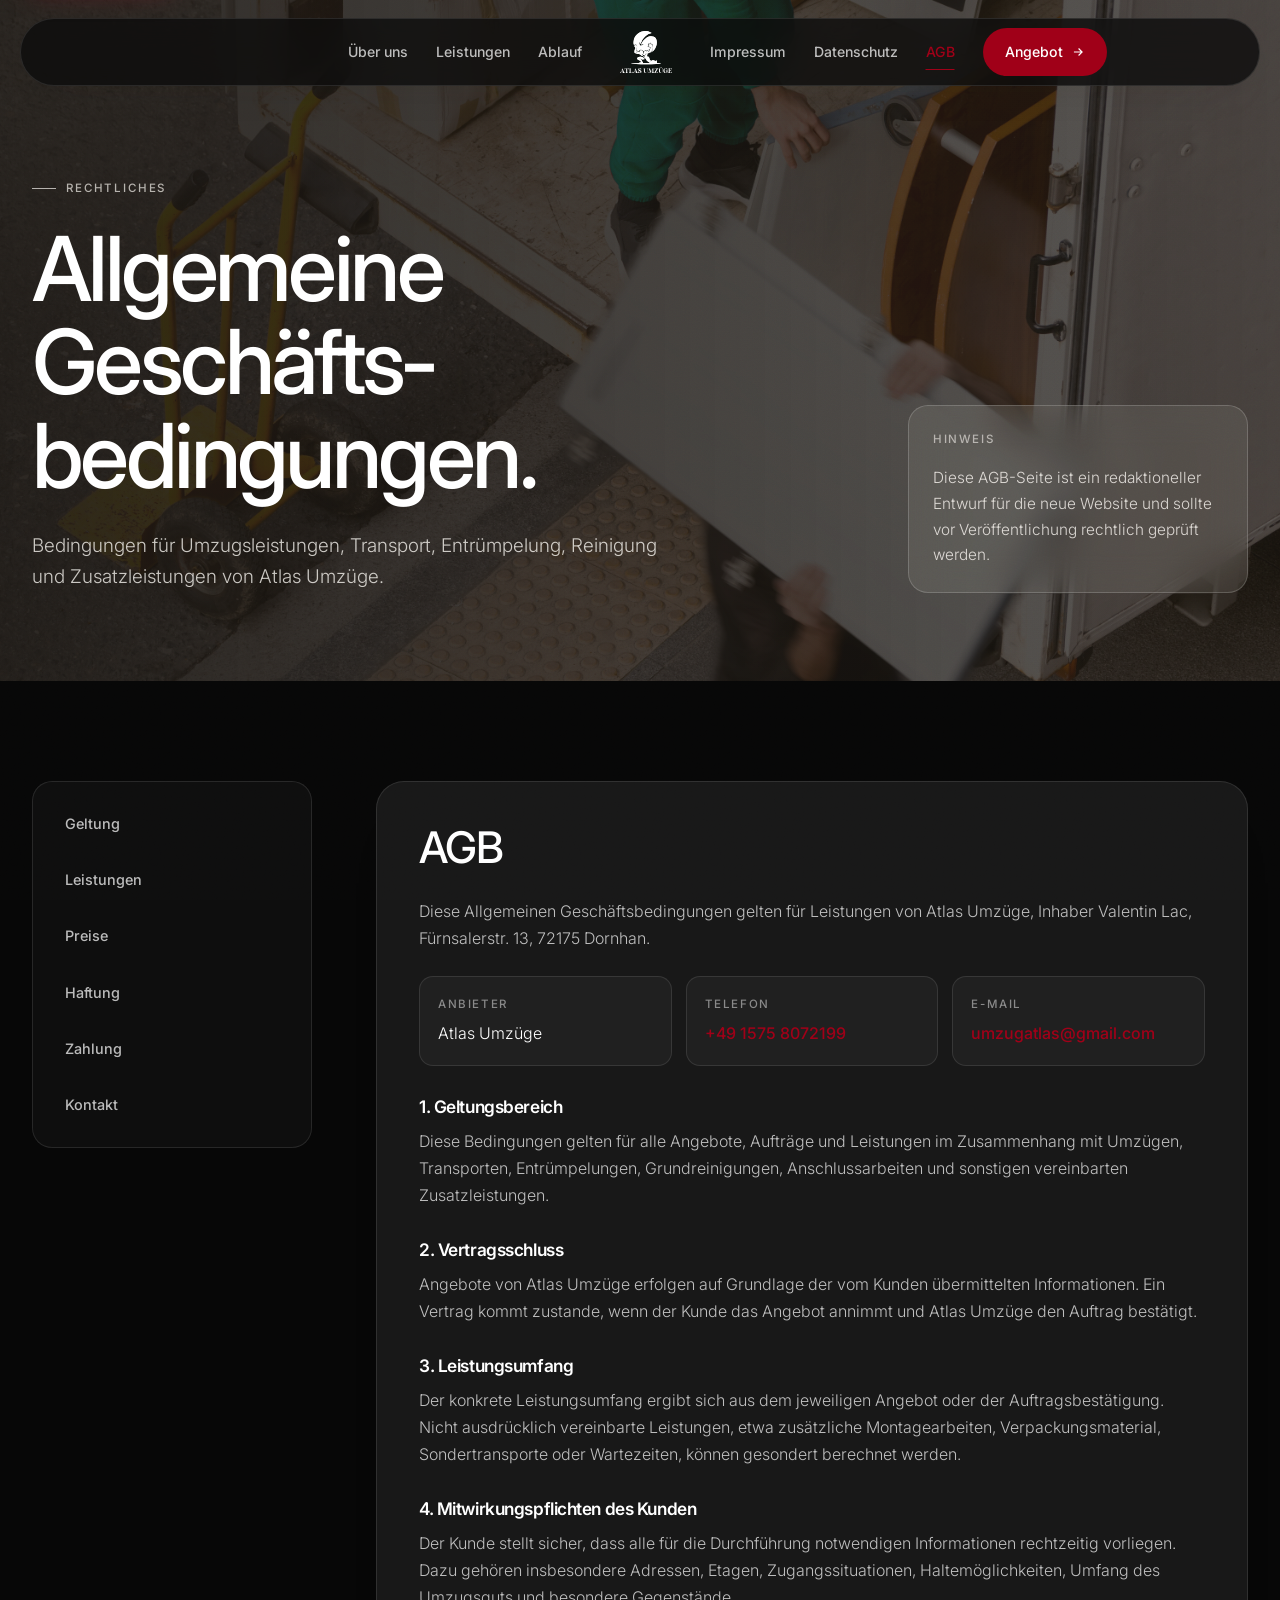
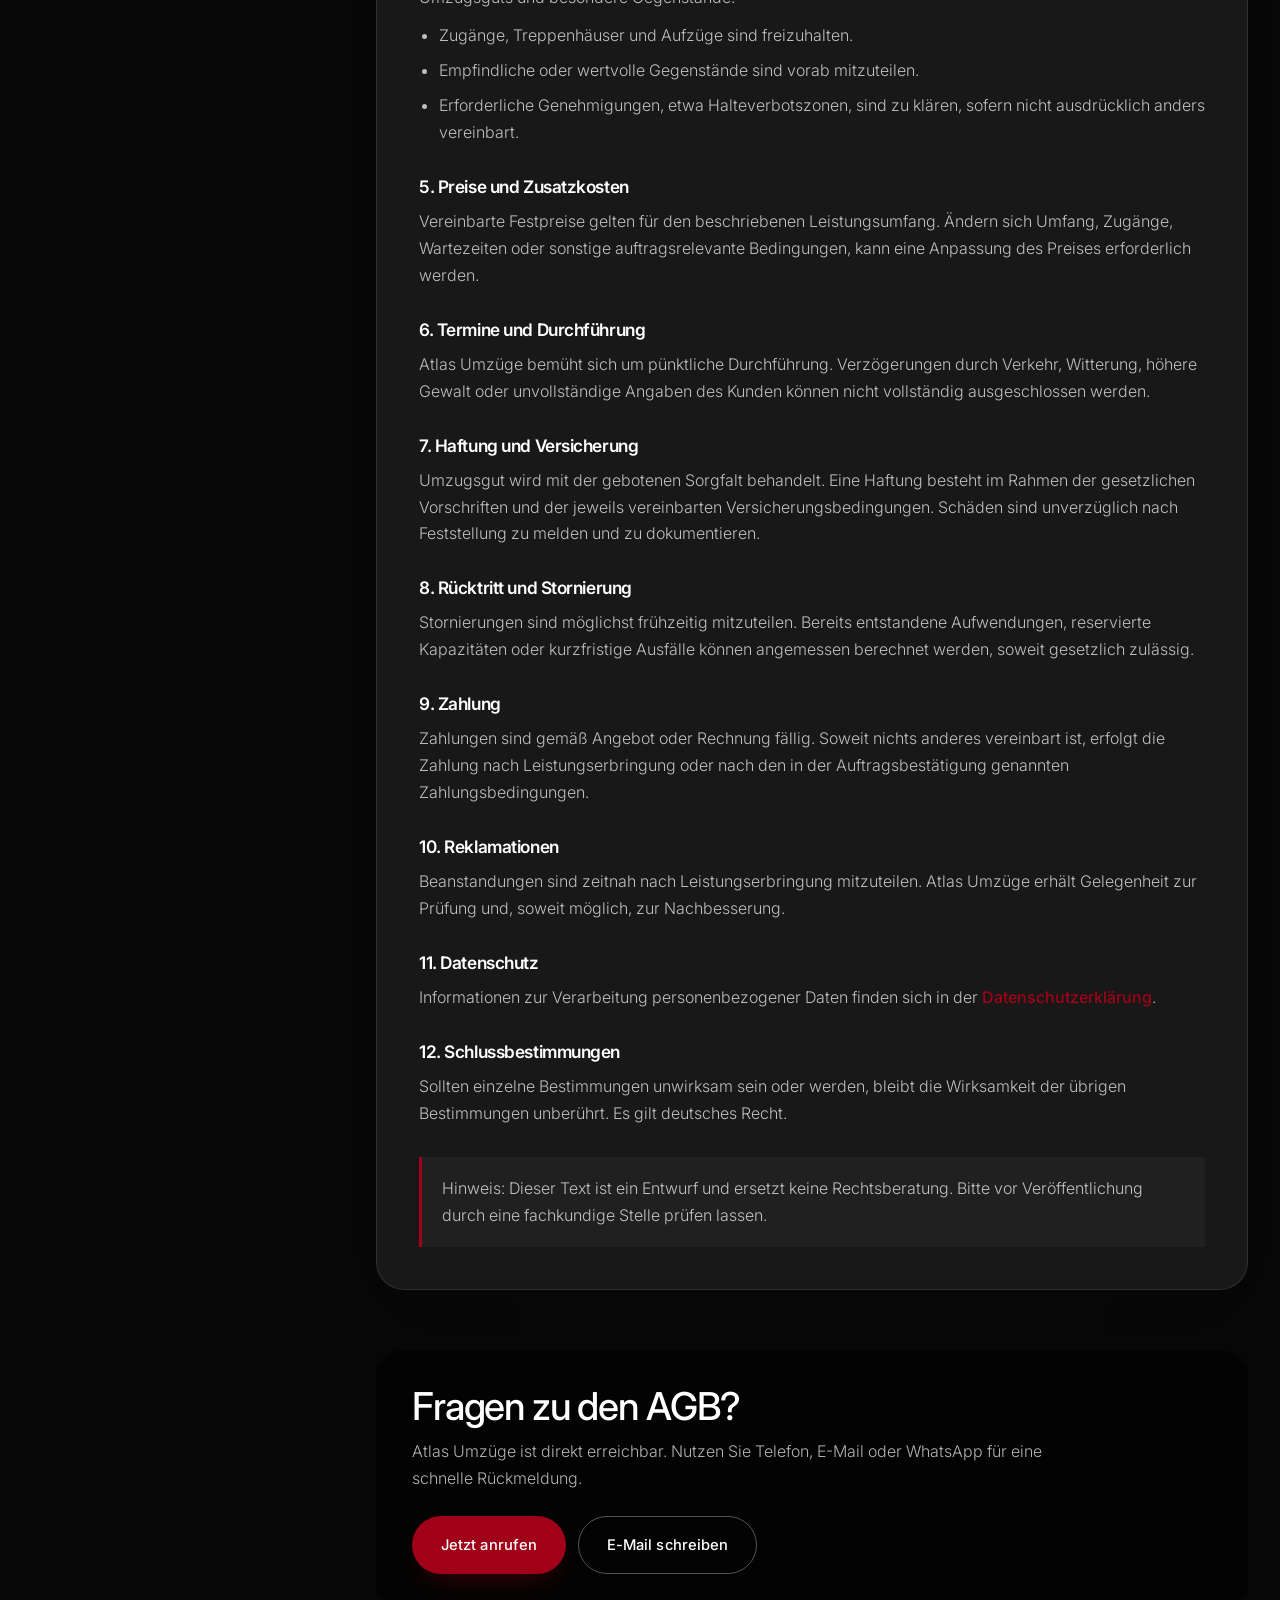
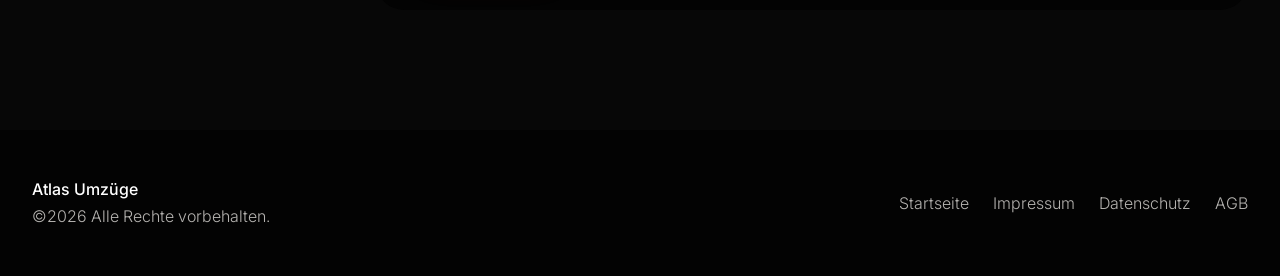
<file: agb.html>
﻿<!DOCTYPE html>
<html lang="de">
<head>
<meta charset="UTF-8">
<meta name="viewport" content="width=device-width, initial-scale=1.0">
<title>AGB - Atlas Umzüge</title>
<meta name="description" content="Allgemeine Geschäftsbedingungen von Atlas Umzüge für Umzugsleistungen, Transport, Entrümpelung, Reinigung und Zusatzleistungen.">
<meta property="og:type" content="website">
<meta property="og:url" content="https://atlas-umzugsservice.de/agb">
<meta property="og:title" content="AGB — Atlas Umzüge">
<meta property="og:description" content="Allgemeine Geschäftsbedingungen von Atlas Umzüge.">
<meta property="og:locale" content="de_DE">
<meta property="og:site_name" content="Atlas Umzüge">
<link rel="canonical" href="https://atlas-umzugsservice.de/agb">
<meta name="robots" content="noindex, follow">

<link rel="icon" type="image/svg+xml" href="/favicon.svg">
<link rel="mask-icon" href="/favicon.svg" color="#A00018">
<meta name="theme-color" content="#A00018">

<link rel="preconnect" href="https://fonts.googleapis.com">
<link rel="preconnect" href="https://fonts.gstatic.com" crossorigin>
<link href="https://fonts.googleapis.com/css2?family=Inter:wght@300;400;500;600;700&display=swap" rel="stylesheet">

<link rel="stylesheet" href="styles.css">

<style>
/* Tokens, reset, skip-link, .wrap → styles.css */
body { line-height: 1.68; }   /* roomier rhythm for long legal text */

.header {
  position: fixed;
  top: 18px;
  left: 50%;
  z-index: 100;
  width: calc(100% - 40px);
  transform: translateX(-50%);
}

.header-inner {
  display: grid;
  grid-template-columns: 1fr auto 1fr;
  align-items: center;
  gap: 24px;
  min-height: 68px;
  padding: 9px 12px 9px 24px;
  border: 1px solid var(--line);
  border-radius: 999px;
  background: rgba(12, 12, 12, 0.78);
  backdrop-filter: blur(22px) saturate(1.2);
  -webkit-backdrop-filter: blur(22px) saturate(1.2);
  box-shadow: 0 18px 44px -28px rgba(31, 26, 18, 0.28);
}

.nav-left,
.nav-right {
  display: flex;
  align-items: center;
  gap: 28px;
  color: var(--ink-soft);
  font-size: 0.88rem;
  font-weight: 500;
}
.nav-left { justify-content: flex-end; }
.nav-right { justify-content: flex-start; }

.nav-link {
  position: relative;
  padding: 6px 0;
  transition: color 0.25s var(--ease);
}
.nav-link::after {
  content: '';
  position: absolute;
  left: 50%;
  bottom: 0;
  width: 0;
  height: 1px;
  background: var(--burgundy);
  transform: translateX(-50%);
  transition: width 0.3s var(--ease);
}
.nav-link:hover,
.nav-link.is-active { color: var(--burgundy); }
.nav-link:hover::after,
.nav-link.is-active::after { width: 100%; }

.brand { display: flex; align-items: center; justify-content: center; height: 48px; padding: 0 14px; }
.brand-logo { height: 42px; width: auto; }

.nav-cta {
  display: inline-flex;
  align-items: center;
  gap: 8px;
  padding: 12px 22px;
  border-radius: 999px;
  background: var(--brown);
  color: var(--white);
  font-size: 0.88rem;
  font-weight: 500;
  transition: background 0.3s var(--ease), transform 0.3s var(--ease);
}
.nav-cta:hover { background: var(--burgundy-deep); transform: translateY(-1px); }
.nav-cta svg { width: 14px; height: 14px; }

.menu-toggle {
  display: none;
  width: 44px;
  height: 44px;
  border: 0;
  background: transparent;
  cursor: pointer;
  flex-direction: column;
  align-items: center;
  justify-content: center;
  gap: 5px;
}
.menu-toggle span { width: 20px; height: 1.5px; background: var(--ink); }

.mobile-menu {
  position: fixed;
  inset: 0;
  z-index: 99;
  display: flex;
  flex-direction: column;
  gap: 8px;
  padding: 100px 32px 40px;
  background: var(--bg);
  transform: translateY(-100%);
  transition: transform 0.45s var(--ease);
}
.mobile-menu.open { transform: translateY(0); }
.mobile-menu a {
  padding: 18px 0;
  border-bottom: 1px solid var(--line);
  color: var(--ink);
  font-size: 1.45rem;
  font-weight: 500;
}

.hero {
  padding: 170px 0 88px;
  color: var(--white);
  background:
    linear-gradient(90deg, rgba(26, 22, 18, 0.92), rgba(26, 22, 18, 0.72)),
    url("Bilder/AdobeStock_253544710.jpeg") center / cover;
}
.hero-grid {
  display: grid;
  grid-template-columns: minmax(0, 1fr) 340px;
  gap: 80px;
  align-items: end;
}
.eyebrow {
  display: inline-flex;
  align-items: center;
  gap: 10px;
  margin-bottom: 24px;
  color: rgba(250, 247, 242, 0.68);
  font-size: 0.72rem;
  font-weight: 500;
  letter-spacing: 0.16em;
  text-transform: uppercase;
}
.eyebrow::before { content: ''; width: 24px; height: 1px; background: currentColor; }
.hero h1 {
  max-width: 900px;
  margin: 0;
  font-size: clamp(3rem, 7vw, 6.2rem);
  font-weight: 500;
  letter-spacing: -0.04em;
  line-height: 1.04;
  overflow-wrap: break-word;
  hyphens: auto;
}
.hero p {
  max-width: 650px;
  margin-top: 28px;
  color: rgba(250, 247, 242, 0.78);
  font-size: clamp(1rem, 1.5vw, 1.18rem);
}
.summary-card {
  padding: 24px;
  border: 1px solid rgba(250, 247, 242, 0.18);
  border-radius: var(--r-md);
  background: rgba(250, 247, 242, 0.08);
  backdrop-filter: blur(18px);
  -webkit-backdrop-filter: blur(18px);
}
.summary-card span {
  display: block;
  margin-bottom: 16px;
  color: rgba(250, 247, 242, 0.58);
  font-size: 0.72rem;
  font-weight: 500;
  letter-spacing: 0.14em;
  text-transform: uppercase;
}
.summary-card p {
  margin: 0;
  color: rgba(250, 247, 242, 0.82);
  font-size: 0.96rem;
}

.legal { padding: 100px 0 120px; }
.legal-layout {
  display: grid;
  grid-template-columns: 280px minmax(0, 1fr);
  gap: 64px;
  align-items: start;
}
.toc {
  position: sticky;
  top: 116px;
  display: grid;
  gap: 8px;
  padding: 18px;
  border: 1px solid var(--line);
  border-radius: var(--r-md);
  background: rgba(20, 20, 20, 0.6);
  backdrop-filter: blur(14px);
  -webkit-backdrop-filter: blur(14px);
}
.toc a {
  padding: 12px 14px;
  border-radius: 999px;
  color: var(--ink-soft);
  font-size: 0.9rem;
  font-weight: 500;
  transition: background 0.25s var(--ease), color 0.25s var(--ease);
}
.toc a:hover { background: var(--burgundy); color: var(--white); }

.legal-content { display: grid; gap: 24px; }
.legal-card {
  padding: 42px;
  border: 1px solid var(--line);
  border-radius: var(--r-lg);
  background: var(--paper);
  box-shadow: 0 24px 60px -48px rgba(31, 26, 18, 0.28);
}
.legal-card h2 {
  margin: 0 0 28px;
  color: var(--ink);
  font-size: clamp(2rem, 3.4vw, 3.2rem);
  font-weight: 500;
  letter-spacing: -0.035em;
  line-height: 1.06;
}
.legal-card h3 {
  margin: 32px 0 12px;
  color: var(--ink);
  font-size: 1.08rem;
  font-weight: 600;
}
.legal-card p,
.legal-card li { color: var(--ink-soft); }
.legal-card p + p { margin-top: 12px; }
.legal-card ul {
  display: grid;
  gap: 8px;
  margin: 12px 0 0;
  padding-left: 20px;
}
.legal-card a { color: var(--burgundy); font-weight: 500; }
.note {
  margin-top: 30px;
  padding: 18px 20px;
  border-left: 3px solid var(--burgundy);
  background: var(--surface-2);
  color: var(--ink-soft);
}
.meta-grid {
  display: grid;
  grid-template-columns: repeat(3, minmax(0, 1fr));
  gap: 14px;
  margin: 24px 0;
}
.meta-item {
  padding: 18px;
  border: 1px solid var(--line);
  border-radius: var(--r-sm);
  background: var(--surface-2);
}
.meta-item span {
  display: block;
  margin-bottom: 6px;
  color: var(--ink-muted);
  font-size: 0.72rem;
  font-weight: 500;
  letter-spacing: 0.14em;
  text-transform: uppercase;
}
.cta {
  margin-top: 36px;
  padding: 36px;
  border-radius: var(--r-lg);
  background: var(--bg-deep);
  color: var(--white);
}
.cta h2 {
  margin: 0 0 12px;
  color: var(--white);
  font-size: clamp(1.8rem, 3vw, 2.7rem);
  font-weight: 500;
  letter-spacing: -0.03em;
}
.cta p {
  max-width: 640px;
  color: rgba(250, 247, 242, 0.72);
}
.cta-actions {
  display: flex;
  flex-wrap: wrap;
  gap: 12px;
  margin-top: 24px;
}
/* .btn + .btn-primary → styles.css */
.btn-secondary { border: 1px solid rgba(250, 247, 242, 0.32); color: var(--white); }
.btn-secondary:hover { background: var(--white); color: #070707; }

footer {
  padding: 46px 0;
  background: var(--bg-deep);
  color: rgba(250, 247, 242, 0.72);
}
.footer-row {
  display: flex;
  align-items: center;
  justify-content: space-between;
  gap: 24px;
  flex-wrap: wrap;
}
.footer-row strong { color: var(--white); font-weight: 500; }
.footer-links { display: flex; gap: 24px; flex-wrap: wrap; }
.footer-links a:hover { color: var(--white); }

@media (max-width: 880px) {
  .wrap { padding: 0 20px; }
  .header { top: 12px; width: calc(100% - 40px); }
  .header-inner { grid-template-columns: 1fr auto; padding: 8px 8px 8px 18px; }
  .nav-left, .nav-right { display: none; }
  .brand { justify-content: flex-start; padding: 0; }
  .menu-toggle { display: flex; }
  .hero { padding: 126px 0 70px; }
  .hero-grid,
  .legal-layout { grid-template-columns: 1fr; gap: 34px; }
  .toc { position: static; grid-template-columns: 1fr 1fr; }
}

@media (max-width: 640px) {
  .legal { padding: 70px 0 90px; }
  .legal-card { padding: 28px 22px; }
  .hero h1 {
    font-size: clamp(2.35rem, 10vw, 3.15rem);
    line-height: 1.1;
  }
  .toc,
  .meta-grid { grid-template-columns: 1fr; }
}
</style>
</head>
<body>
<a href="#hauptinhalt" class="skip-link">Zum Inhalt springen</a>
<header class="header">
  <div class="header-inner">
    <nav class="nav-left" aria-label="Seitennavigation links">
      <a href="index.html#about" class="nav-link">Über uns</a>
      <a href="index.html#services" class="nav-link">Leistungen</a>
      <a href="index.html#process" class="nav-link">Ablauf</a>
    </nav>

    <a href="index.html" class="brand" aria-label="Atlas Umzüge Startseite">
      <img src="Logo/Web/Logo/White/Web/atlas-logo-white-rgb.svg" alt="Atlas Umzüge" class="brand-logo">
    </a>

    <nav class="nav-right" aria-label="Seitennavigation rechts">
      <a href="impressum-datenschutz.html#impressum" class="nav-link">Impressum</a>
      <a href="impressum-datenschutz.html#datenschutz" class="nav-link">Datenschutz</a>
      <a href="#agb" class="nav-link is-active">AGB</a>
      <a href="https://api.whatsapp.com/send?phone=4915758072199" class="nav-cta">
        Angebot
        <svg viewBox="0 0 24 24" fill="none" stroke="currentColor" stroke-width="2"><path d="M5 12h14M13 6l6 6-6 6"/></svg>
      </a>
    </nav>

    <button class="menu-toggle" aria-label="Menü öffnen" id="menuToggle">
      <span></span><span></span><span></span>
    </button>
  </div>
</header>

<div class="mobile-menu" id="mobileMenu">
  <a href="index.html">Startseite</a>
  <a href="impressum-datenschutz.html#impressum">Impressum</a>
  <a href="impressum-datenschutz.html#datenschutz">Datenschutz</a>
  <a href="#agb">AGB</a>
  <a href="tel:+4915758072199">Anrufen</a>
  <a href="https://api.whatsapp.com/send?phone=4915758072199" style="color:var(--burgundy)">Angebot anfragen →</a>
</div>

<main id="hauptinhalt">
  <section class="hero">
    <div class="wrap">
      <div class="hero-grid">
        <div>
          <span class="eyebrow">Rechtliches</span>
          <h1>Allgemeine Geschäfts&shy;bedingungen.</h1>
          <p>
            Bedingungen für Umzugsleistungen, Transport, Entrümpelung, Reinigung und Zusatzleistungen von Atlas Umzüge.
          </p>
        </div>
        <aside class="summary-card">
          <span>Hinweis</span>
          <p>Diese AGB-Seite ist ein redaktioneller Entwurf für die neue Website und sollte vor Veröffentlichung rechtlich geprüft werden.</p>
        </aside>
      </div>
    </div>
  </section>

  <section class="legal" id="agb">
    <div class="wrap">
      <div class="legal-layout">
        <nav class="toc" aria-label="Inhalt">
          <a href="#geltung">Geltung</a>
          <a href="#leistungen">Leistungen</a>
          <a href="#preise">Preise</a>
          <a href="#haftung">Haftung</a>
          <a href="#zahlung">Zahlung</a>
          <a href="#kontakt">Kontakt</a>
        </nav>

        <div class="legal-content">
          <article class="legal-card">
            <h2>AGB</h2>
            <p>
              Diese Allgemeinen Geschäftsbedingungen gelten für Leistungen von Atlas Umzüge, Inhaber Valentin Lac, Fürnsalerstr. 13, 72175 Dornhan.
            </p>

            <div class="meta-grid">
              <div class="meta-item">
                <span>Anbieter</span>
                Atlas Umzüge
              </div>
              <div class="meta-item">
                <span>Telefon</span>
                <a href="tel:+4915758072199">+49 1575 8072199</a>
              </div>
              <div class="meta-item">
                <span>E-Mail</span>
                <a href="mailto:umzugatlas@gmail.com">umzugatlas@gmail.com</a>
              </div>
            </div>

            <h3 id="geltung">1. Geltungsbereich</h3>
            <p>
              Diese Bedingungen gelten für alle Angebote, Aufträge und Leistungen im Zusammenhang mit Umzügen, Transporten, Entrümpelungen, Grundreinigungen, Anschlussarbeiten und sonstigen vereinbarten Zusatzleistungen.
            </p>

            <h3>2. Vertragsschluss</h3>
            <p>
              Angebote von Atlas Umzüge erfolgen auf Grundlage der vom Kunden übermittelten Informationen. Ein Vertrag kommt zustande, wenn der Kunde das Angebot annimmt und Atlas Umzüge den Auftrag bestätigt.
            </p>

            <h3 id="leistungen">3. Leistungsumfang</h3>
            <p>
              Der konkrete Leistungsumfang ergibt sich aus dem jeweiligen Angebot oder der Auftragsbestätigung. Nicht ausdrücklich vereinbarte Leistungen, etwa zusätzliche Montagearbeiten, Verpackungsmaterial, Sondertransporte oder Wartezeiten, können gesondert berechnet werden.
            </p>

            <h3>4. Mitwirkungspflichten des Kunden</h3>
            <p>
              Der Kunde stellt sicher, dass alle für die Durchführung notwendigen Informationen rechtzeitig vorliegen. Dazu gehören insbesondere Adressen, Etagen, Zugangssituationen, Haltemöglichkeiten, Umfang des Umzugsguts und besondere Gegenstände.
            </p>
            <ul>
              <li>Zugänge, Treppenhäuser und Aufzüge sind freizuhalten.</li>
              <li>Empfindliche oder wertvolle Gegenstände sind vorab mitzuteilen.</li>
              <li>Erforderliche Genehmigungen, etwa Halteverbotszonen, sind zu klären, sofern nicht ausdrücklich anders vereinbart.</li>
            </ul>

            <h3 id="preise">5. Preise und Zusatzkosten</h3>
            <p>
              Vereinbarte Festpreise gelten für den beschriebenen Leistungsumfang. Ändern sich Umfang, Zugänge, Wartezeiten oder sonstige auftragsrelevante Bedingungen, kann eine Anpassung des Preises erforderlich werden.
            </p>

            <h3>6. Termine und Durchführung</h3>
            <p>
              Atlas Umzüge bemüht sich um pünktliche Durchführung. Verzögerungen durch Verkehr, Witterung, höhere Gewalt oder unvollständige Angaben des Kunden können nicht vollständig ausgeschlossen werden.
            </p>

            <h3 id="haftung">7. Haftung und Versicherung</h3>
            <p>
              Umzugsgut wird mit der gebotenen Sorgfalt behandelt. Eine Haftung besteht im Rahmen der gesetzlichen Vorschriften und der jeweils vereinbarten Versicherungsbedingungen. Schäden sind unverzüglich nach Feststellung zu melden und zu dokumentieren.
            </p>

            <h3>8. Rücktritt und Stornierung</h3>
            <p>
              Stornierungen sind möglichst frühzeitig mitzuteilen. Bereits entstandene Aufwendungen, reservierte Kapazitäten oder kurzfristige Ausfälle können angemessen berechnet werden, soweit gesetzlich zulässig.
            </p>

            <h3 id="zahlung">9. Zahlung</h3>
            <p>
              Zahlungen sind gemäß Angebot oder Rechnung fällig. Soweit nichts anderes vereinbart ist, erfolgt die Zahlung nach Leistungserbringung oder nach den in der Auftragsbestätigung genannten Zahlungsbedingungen.
            </p>

            <h3>10. Reklamationen</h3>
            <p>
              Beanstandungen sind zeitnah nach Leistungserbringung mitzuteilen. Atlas Umzüge erhält Gelegenheit zur Prüfung und, soweit möglich, zur Nachbesserung.
            </p>

            <h3>11. Datenschutz</h3>
            <p>
              Informationen zur Verarbeitung personenbezogener Daten finden sich in der <a href="impressum-datenschutz.html#datenschutz">Datenschutzerklärung</a>.
            </p>

            <h3>12. Schlussbestimmungen</h3>
            <p>
              Sollten einzelne Bestimmungen unwirksam sein oder werden, bleibt die Wirksamkeit der übrigen Bestimmungen unberührt. Es gilt deutsches Recht.
            </p>

            <div class="note">
              Hinweis: Dieser Text ist ein Entwurf und ersetzt keine Rechtsberatung. Bitte vor Veröffentlichung durch eine fachkundige Stelle prüfen lassen.
            </div>
          </article>

          <section class="cta" id="kontakt">
            <h2>Fragen zu den AGB?</h2>
            <p>Atlas Umzüge ist direkt erreichbar. Nutzen Sie Telefon, E-Mail oder WhatsApp für eine schnelle Rückmeldung.</p>
            <div class="cta-actions">
              <a href="tel:+4915758072199" class="btn btn-primary">Jetzt anrufen</a>
              <a href="mailto:umzugatlas@gmail.com" class="btn btn-secondary">E-Mail schreiben</a>
            </div>
          </section>
        </div>
      </div>
    </div>
  </section>
</main>

<footer>
  <div class="wrap">
    <div class="footer-row">
      <div><strong>Atlas Umzüge</strong><br>©2026 Alle Rechte vorbehalten.</div>
      <div class="footer-links">
        <a href="index.html">Startseite</a>
        <a href="impressum-datenschutz.html#impressum">Impressum</a>
        <a href="impressum-datenschutz.html#datenschutz">Datenschutz</a>
        <a href="#agb">AGB</a>
      </div>
    </div>
  </div>
</footer>

<script>
const toggle = document.getElementById('menuToggle');
const menu = document.getElementById('mobileMenu');

toggle?.addEventListener('click', () => {
  menu.classList.toggle('open');
  toggle.classList.toggle('open');
});

menu?.querySelectorAll('a').forEach((link) => {
  link.addEventListener('click', () => {
    menu.classList.remove('open');
    toggle?.classList.remove('open');
  });
});
</script>
</body>
</html>
</file>
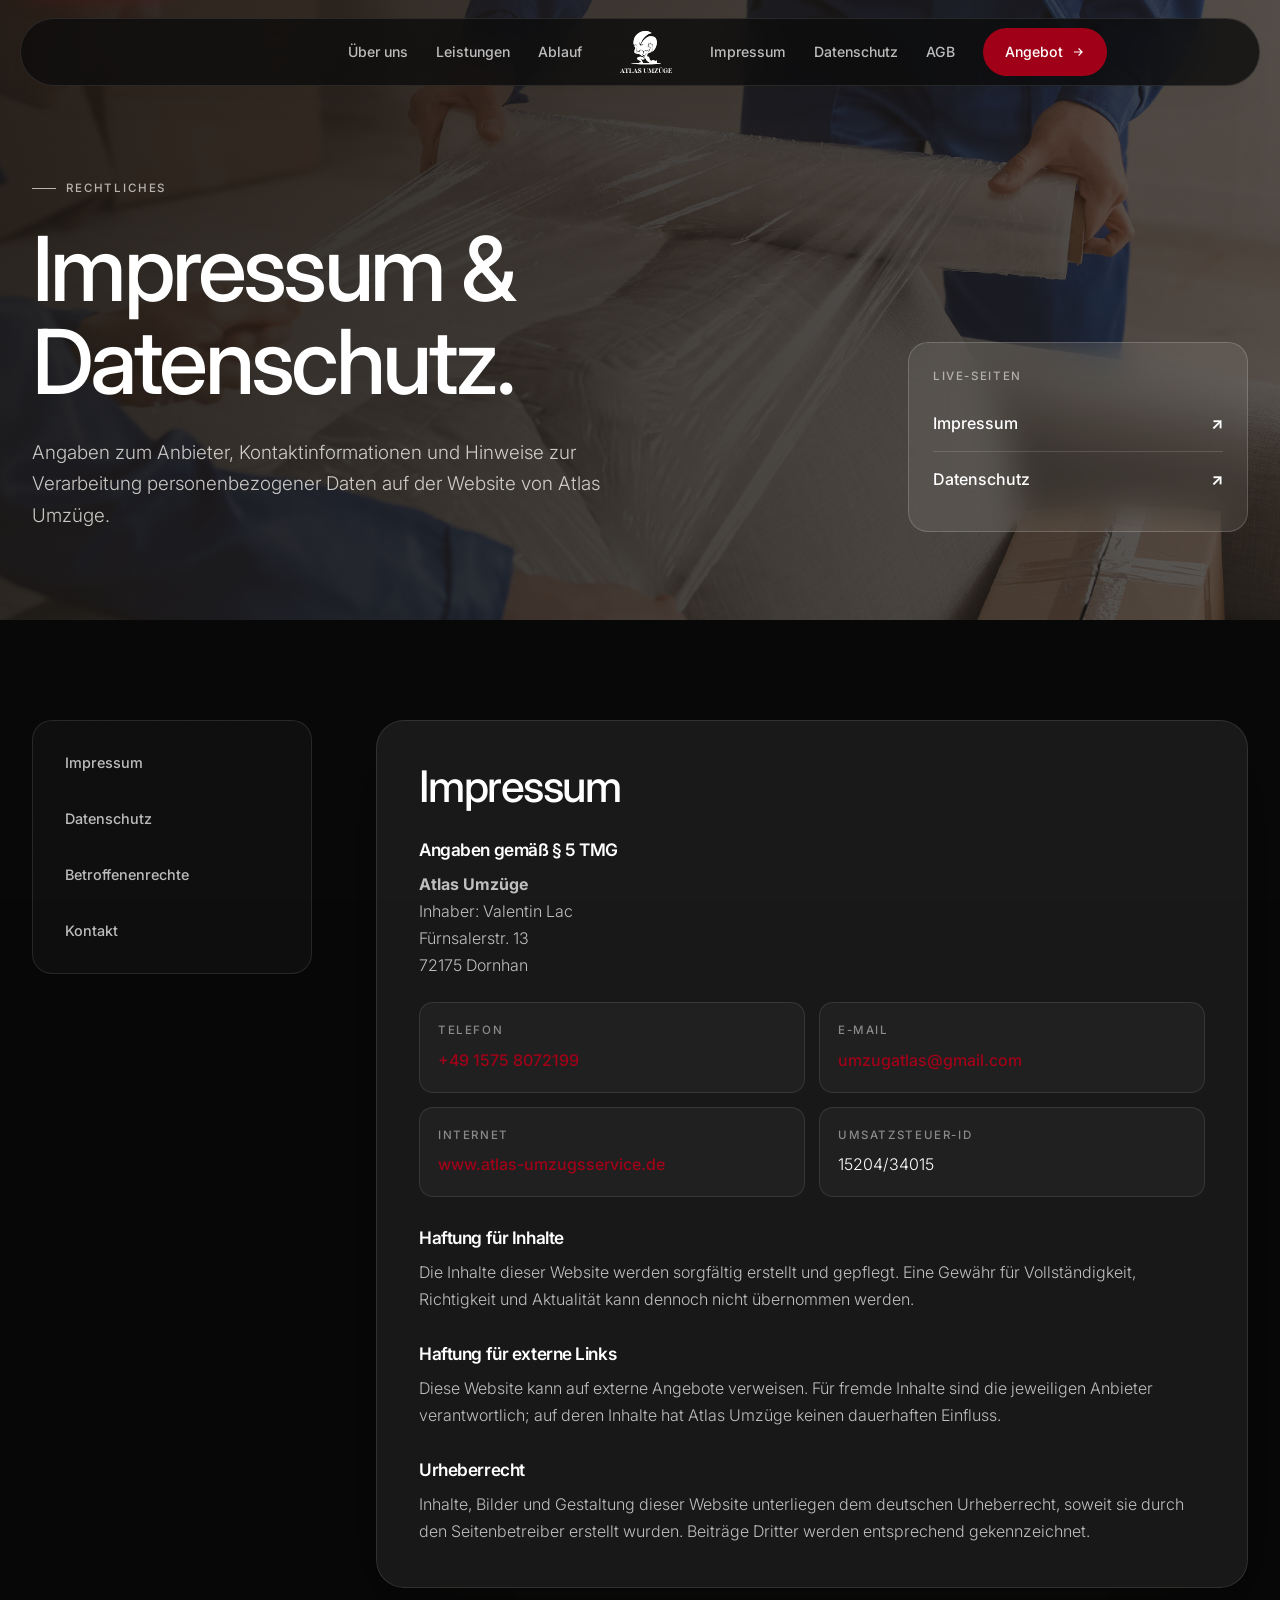
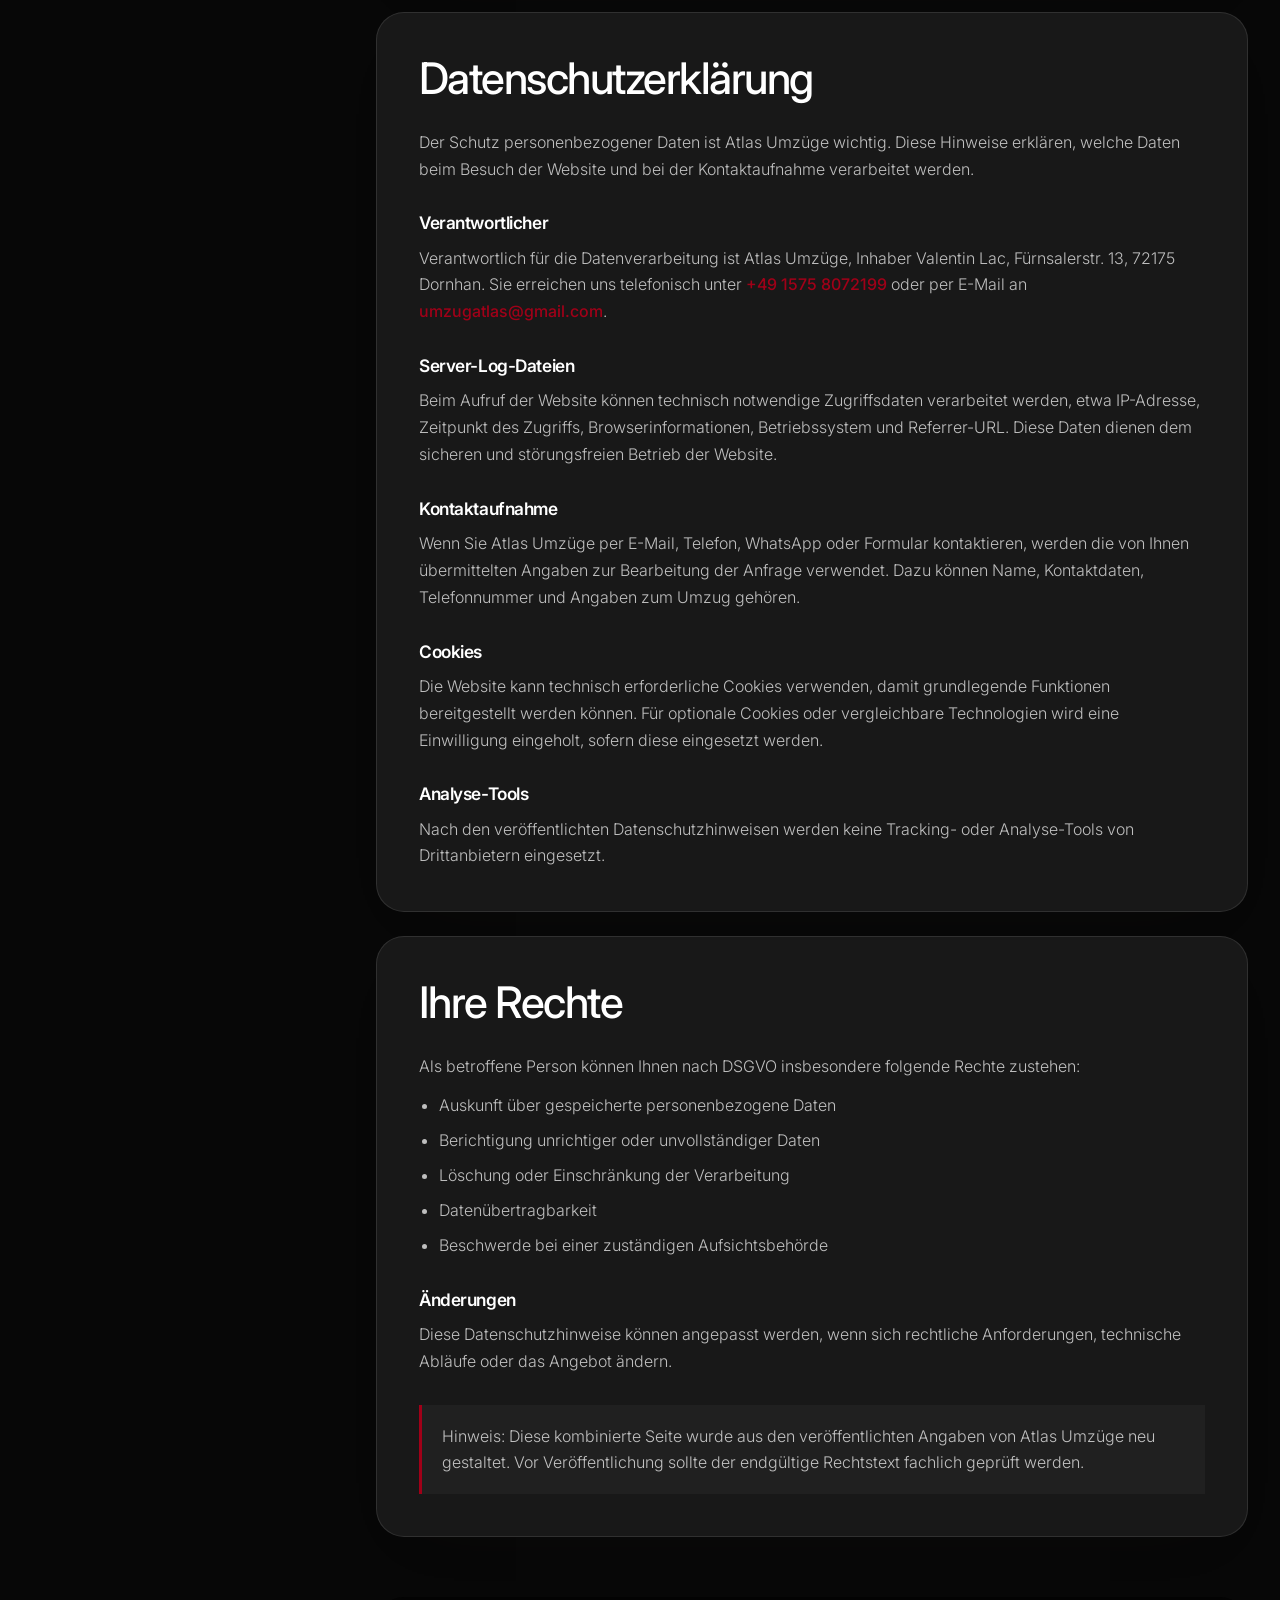
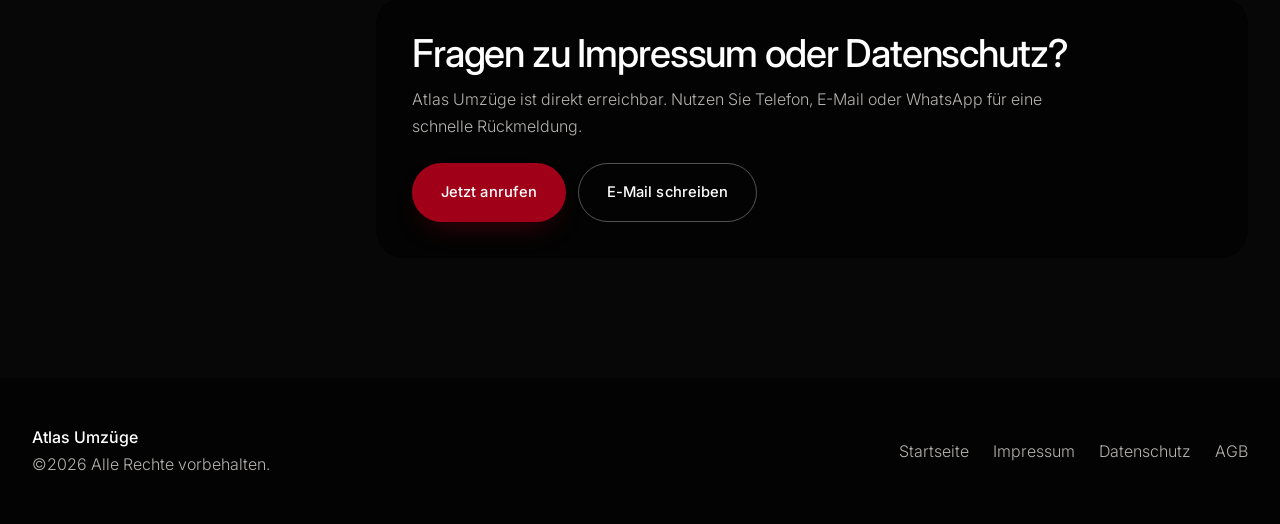
<file: impressum-datenschutz.html>
﻿<!DOCTYPE html>
<html lang="de">
<head>
<meta charset="UTF-8">
<meta name="viewport" content="width=device-width, initial-scale=1.0">
<title>Impressum & Datenschutz - Atlas Umzüge</title>
<meta name="description" content="Impressum und Datenschutzerklärung von Atlas Umzüge, Inhaber Valentin Lac, Fürnsalerstraße 13, 72175 Dornhan.">
<meta property="og:type" content="website">
<meta property="og:url" content="https://atlas-umzugsservice.de/impressum-datenschutz">
<meta property="og:title" content="Impressum & Datenschutz — Atlas Umzüge">
<meta property="og:description" content="Impressum und Datenschutzerklärung von Atlas Umzüge, Inhaber Valentin Lac, Dornhan.">
<meta property="og:locale" content="de_DE">
<meta property="og:site_name" content="Atlas Umzüge">
<link rel="canonical" href="https://atlas-umzugsservice.de/impressum-datenschutz">
<meta name="robots" content="noindex, follow">

<link rel="icon" type="image/svg+xml" href="/favicon.svg">
<link rel="mask-icon" href="/favicon.svg" color="#A00018">
<meta name="theme-color" content="#A00018">

<link rel="preconnect" href="https://fonts.googleapis.com">
<link rel="preconnect" href="https://fonts.gstatic.com" crossorigin>
<link href="https://fonts.googleapis.com/css2?family=Inter:wght@300;400;500;600;700&display=swap" rel="stylesheet">

<link rel="stylesheet" href="styles.css">

<style>
/* Tokens, reset, skip-link, .wrap → styles.css */
body { line-height: 1.68; }   /* roomier rhythm for long legal text */

.header {
  position: fixed;
  top: 18px;
  left: 50%;
  z-index: 100;
  width: calc(100% - 40px);
  transform: translateX(-50%);
}

.header-inner {
  display: grid;
  grid-template-columns: 1fr auto 1fr;
  align-items: center;
  gap: 24px;
  min-height: 68px;
  padding: 9px 12px 9px 24px;
  border: 1px solid var(--line);
  border-radius: 999px;
  background: rgba(12, 12, 12, 0.78);
  backdrop-filter: blur(22px) saturate(1.2);
  -webkit-backdrop-filter: blur(22px) saturate(1.2);
  box-shadow: 0 18px 44px -28px rgba(31, 26, 18, 0.28);
}

.nav-left,
.nav-right {
  display: flex;
  align-items: center;
  gap: 28px;
  font-size: 0.88rem;
  font-weight: 500;
  color: var(--ink-soft);
}

.nav-left { justify-content: flex-end; }
.nav-right { justify-content: flex-start; }

.nav-link {
  position: relative;
  padding: 6px 0;
  transition: color 0.25s var(--ease);
}

.nav-link::after {
  content: '';
  position: absolute;
  left: 50%;
  bottom: 0;
  width: 0;
  height: 1px;
  background: var(--burgundy);
  transform: translateX(-50%);
  transition: width 0.3s var(--ease);
}

.nav-link:hover { color: var(--burgundy); }
.nav-link:hover::after { width: 100%; }

.brand {
  display: flex;
  align-items: center;
  justify-content: center;
  height: 48px;
  padding: 0 14px;
}

.brand-logo {
  height: 42px;
  width: auto;
}

.nav-cta {
  display: inline-flex;
  align-items: center;
  gap: 8px;
  padding: 12px 22px;
  border-radius: 999px;
  background: var(--brown);
  color: var(--white);
  font-size: 0.88rem;
  font-weight: 500;
  transition: background 0.3s var(--ease), transform 0.3s var(--ease);
}

.nav-cta:hover {
  background: var(--burgundy-deep);
  transform: translateY(-1px);
}

.nav-cta svg {
  width: 14px;
  height: 14px;
}

.menu-toggle {
  display: none;
  width: 44px;
  height: 44px;
  border: 0;
  background: transparent;
  cursor: pointer;
  flex-direction: column;
  align-items: center;
  justify-content: center;
  gap: 5px;
}

.menu-toggle span {
  width: 20px;
  height: 1.5px;
  background: var(--ink);
}

.mobile-menu {
  position: fixed;
  inset: 0;
  z-index: 99;
  display: flex;
  flex-direction: column;
  gap: 8px;
  padding: 100px 32px 40px;
  background: var(--bg);
  transform: translateY(-100%);
  transition: transform 0.45s var(--ease);
}

.mobile-menu.open { transform: translateY(0); }

.mobile-menu a {
  padding: 18px 0;
  border-bottom: 1px solid var(--line);
  color: var(--ink);
  font-size: 1.45rem;
  font-weight: 500;
}

.hero {
  position: relative;
  padding: 170px 0 88px;
  overflow: hidden;
  color: var(--white);
  background:
    linear-gradient(90deg, rgba(26, 22, 18, 0.92), rgba(26, 22, 18, 0.72)),
    url("Bilder/AdobeStock_615599880.jpeg") center / cover;
}

.hero-grid {
  display: grid;
  grid-template-columns: minmax(0, 1fr) 340px;
  gap: 80px;
  align-items: end;
}

.eyebrow {
  display: inline-flex;
  align-items: center;
  gap: 10px;
  margin-bottom: 24px;
  color: rgba(250, 247, 242, 0.68);
  font-size: 0.72rem;
  font-weight: 500;
  letter-spacing: 0.16em;
  text-transform: uppercase;
}

.eyebrow::before {
  content: '';
  width: 24px;
  height: 1px;
  background: currentColor;
}

.hero h1 {
  max-width: 900px;
  margin: 0;
  font-size: clamp(3rem, 7vw, 6.2rem);
  font-weight: 500;
  letter-spacing: -0.04em;
  line-height: 1.04;
}

.hero p {
  max-width: 620px;
  margin-top: 28px;
  color: rgba(250, 247, 242, 0.78);
  font-size: clamp(1rem, 1.5vw, 1.18rem);
}

.source-card {
  padding: 24px;
  border: 1px solid rgba(250, 247, 242, 0.18);
  border-radius: var(--r-md);
  background: rgba(250, 247, 242, 0.08);
  backdrop-filter: blur(18px);
  -webkit-backdrop-filter: blur(18px);
}

.source-card span {
  display: block;
  margin-bottom: 10px;
  color: rgba(250, 247, 242, 0.58);
  font-size: 0.72rem;
  font-weight: 500;
  letter-spacing: 0.14em;
  text-transform: uppercase;
}

.source-card a {
  display: flex;
  justify-content: space-between;
  gap: 16px;
  padding: 14px 0;
  border-bottom: 1px solid rgba(250, 247, 242, 0.14);
  color: var(--white);
  font-weight: 500;
}

.source-card a:last-child { border-bottom: 0; }

.legal {
  padding: 100px 0 120px;
}

.legal-layout {
  display: grid;
  grid-template-columns: 280px minmax(0, 1fr);
  gap: 64px;
  align-items: start;
}

.toc {
  position: sticky;
  top: 116px;
  display: grid;
  gap: 8px;
  padding: 18px;
  border: 1px solid var(--line);
  border-radius: var(--r-md);
  background: rgba(20, 20, 20, 0.6);
  backdrop-filter: blur(14px);
  -webkit-backdrop-filter: blur(14px);
}

.toc a {
  padding: 12px 14px;
  border-radius: 999px;
  color: var(--ink-soft);
  font-size: 0.9rem;
  font-weight: 500;
  transition: background 0.25s var(--ease), color 0.25s var(--ease);
}

.toc a:hover {
  background: var(--burgundy);
  color: var(--white);
}

.legal-content {
  display: grid;
  gap: 24px;
}

.legal-card {
  padding: 42px;
  border: 1px solid var(--line);
  border-radius: var(--r-lg);
  background: var(--paper);
  box-shadow: 0 24px 60px -48px rgba(31, 26, 18, 0.28);
}

.legal-card h2 {
  margin: 0 0 28px;
  color: var(--ink);
  font-size: clamp(2rem, 3.4vw, 3.2rem);
  font-weight: 500;
  letter-spacing: -0.035em;
  line-height: 1.06;
}

.legal-card h3 {
  margin: 32px 0 12px;
  color: var(--ink);
  font-size: 1.08rem;
  font-weight: 600;
}

.legal-card p,
.legal-card li {
  color: var(--ink-soft);
}

.legal-card p + p { margin-top: 12px; }

.legal-card ul {
  display: grid;
  gap: 8px;
  margin: 12px 0 0;
  padding-left: 20px;
}

.legal-card a {
  color: var(--burgundy);
  font-weight: 500;
}

.contact-grid {
  display: grid;
  grid-template-columns: repeat(2, minmax(0, 1fr));
  gap: 14px;
  margin: 24px 0 4px;
}

.contact-item {
  padding: 18px;
  border: 1px solid var(--line);
  border-radius: var(--r-sm);
  background: var(--surface-2);
}

.contact-item span {
  display: block;
  margin-bottom: 6px;
  color: var(--ink-muted);
  font-size: 0.72rem;
  font-weight: 500;
  letter-spacing: 0.14em;
  text-transform: uppercase;
}

.note {
  margin-top: 30px;
  padding: 18px 20px;
  border-left: 3px solid var(--burgundy);
  background: var(--surface-2);
  color: var(--ink-soft);
}

.cta {
  margin-top: 36px;
  padding: 36px;
  border-radius: var(--r-lg);
  background: var(--bg-deep);
  color: var(--white);
}

.cta h2 {
  margin: 0 0 12px;
  color: var(--white);
  font-size: clamp(1.8rem, 3vw, 2.7rem);
  font-weight: 500;
  letter-spacing: -0.03em;
}

.cta p {
  max-width: 640px;
  color: rgba(250, 247, 242, 0.72);
}

.cta-actions {
  display: flex;
  flex-wrap: wrap;
  gap: 12px;
  margin-top: 24px;
}

/* .btn + .btn-primary → styles.css */
.btn-secondary {
  border: 1px solid rgba(250, 247, 242, 0.32);
  color: var(--white);
}
.btn-secondary:hover { background: var(--white); color: #070707; }

footer {
  padding: 46px 0;
  background: var(--bg-deep);
  color: rgba(250, 247, 242, 0.72);
}

.footer-row {
  display: flex;
  align-items: center;
  justify-content: space-between;
  gap: 24px;
  flex-wrap: wrap;
}

.footer-row strong {
  color: var(--white);
  font-weight: 500;
}

.footer-links {
  display: flex;
  gap: 24px;
  flex-wrap: wrap;
}

.footer-links a {
  transition: color 0.25s var(--ease);
}

.footer-links a:hover { color: var(--white); }

@media (max-width: 880px) {
  .wrap { padding: 0 20px; }

  .header {
    top: 12px;
    width: calc(100% - 40px);
  }

  .header-inner {
    grid-template-columns: 1fr auto;
    padding: 8px 8px 8px 18px;
  }

  .nav-left,
  .nav-right {
    display: none;
  }

  .brand {
    justify-content: flex-start;
    padding: 0;
  }

  .menu-toggle {
    display: flex;
  }

  .hero {
    padding: 126px 0 70px;
  }

  .hero-grid,
  .legal-layout {
    grid-template-columns: 1fr;
    gap: 34px;
  }

  .source-card {
    padding: 18px;
  }

  .toc {
    position: static;
    grid-template-columns: 1fr 1fr;
  }
}

@media (max-width: 640px) {
  .legal {
    padding: 70px 0 90px;
  }

  .legal-card {
    padding: 28px 22px;
  }

  .contact-grid {
    grid-template-columns: 1fr;
  }

  .toc {
    grid-template-columns: 1fr;
  }
}
</style>
</head>
<body>
<a href="#hauptinhalt" class="skip-link">Zum Inhalt springen</a>
<header class="header">
  <div class="header-inner">
    <nav class="nav-left" aria-label="Seitennavigation links">
      <a href="index.html#about" class="nav-link">Über uns</a>
      <a href="index.html#services" class="nav-link">Leistungen</a>
      <a href="index.html#process" class="nav-link">Ablauf</a>
    </nav>

    <a href="index.html" class="brand" aria-label="Atlas Umzüge Startseite">
      <img src="Logo/Web/Logo/White/Web/atlas-logo-white-rgb.svg" alt="Atlas Umzüge" class="brand-logo">
    </a>

    <nav class="nav-right" aria-label="Seitennavigation rechts">
      <a href="#impressum" class="nav-link">Impressum</a>
      <a href="#datenschutz" class="nav-link">Datenschutz</a>
      <a href="agb.html" class="nav-link">AGB</a>
      <a href="https://api.whatsapp.com/send?phone=4915758072199" class="nav-cta">
        Angebot
        <svg viewBox="0 0 24 24" fill="none" stroke="currentColor" stroke-width="2"><path d="M5 12h14M13 6l6 6-6 6"/></svg>
      </a>
    </nav>

    <button class="menu-toggle" aria-label="Menü öffnen" id="menuToggle">
      <span></span><span></span><span></span>
    </button>
  </div>
</header>

<div class="mobile-menu" id="mobileMenu">
  <a href="index.html">Startseite</a>
  <a href="#impressum">Impressum</a>
  <a href="#datenschutz">Datenschutz</a>
  <a href="agb.html">AGB</a>
  <a href="tel:+4915758072199">Anrufen</a>
  <a href="https://api.whatsapp.com/send?phone=4915758072199" style="color:var(--burgundy)">Angebot anfragen →</a>
</div>

<main id="hauptinhalt">
  <section class="hero">
    <div class="wrap">
      <div class="hero-grid">
        <div>
          <span class="eyebrow">Rechtliches</span>
          <h1>Impressum & Datenschutz.</h1>
          <p>
            Angaben zum Anbieter, Kontaktinformationen und Hinweise zur Verarbeitung personenbezogener Daten auf der Website von Atlas Umzüge.
          </p>
        </div>
        <aside class="source-card" aria-label="Live Quellen">
          <span>Live-Seiten</span>
          <a href="https://atlas-umzugsservice.de/impressum/">Impressum <strong>↗</strong></a>
          <a href="https://atlas-umzugsservice.de/datenschutz/">Datenschutz <strong>↗</strong></a>
        </aside>
      </div>
    </div>
  </section>

  <section class="legal">
    <div class="wrap">
      <div class="legal-layout">
        <nav class="toc" aria-label="Inhalt">
          <a href="#impressum">Impressum</a>
          <a href="#datenschutz">Datenschutz</a>
          <a href="#rechte">Betroffenenrechte</a>
          <a href="#kontakt">Kontakt</a>
        </nav>

        <div class="legal-content">
          <article class="legal-card" id="impressum">
            <h2>Impressum</h2>
            <h3>Angaben gemäß § 5 TMG</h3>
            <p><strong>Atlas Umzüge</strong><br>Inhaber: Valentin Lac<br>Fürnsalerstr. 13<br>72175 Dornhan</p>

            <div class="contact-grid">
              <div class="contact-item">
                <span>Telefon</span>
                <a href="tel:+4915758072199">+49 1575 8072199</a>
              </div>
              <div class="contact-item">
                <span>E-Mail</span>
                <a href="mailto:umzugatlas@gmail.com">umzugatlas@gmail.com</a>
              </div>
              <div class="contact-item">
                <span>Internet</span>
                <a href="https://www.atlas-umzugsservice.de">www.atlas-umzugsservice.de</a>
              </div>
              <div class="contact-item">
                <span>Umsatzsteuer-ID</span>
                15204/34015
              </div>
            </div>

            <h3>Haftung für Inhalte</h3>
            <p>
              Die Inhalte dieser Website werden sorgfältig erstellt und gepflegt. Eine Gewähr für Vollständigkeit, Richtigkeit und Aktualität kann dennoch nicht übernommen werden.
            </p>

            <h3>Haftung für externe Links</h3>
            <p>
              Diese Website kann auf externe Angebote verweisen. Für fremde Inhalte sind die jeweiligen Anbieter verantwortlich; auf deren Inhalte hat Atlas Umzüge keinen dauerhaften Einfluss.
            </p>

            <h3>Urheberrecht</h3>
            <p>
              Inhalte, Bilder und Gestaltung dieser Website unterliegen dem deutschen Urheberrecht, soweit sie durch den Seitenbetreiber erstellt wurden. Beiträge Dritter werden entsprechend gekennzeichnet.
            </p>
          </article>

          <article class="legal-card" id="datenschutz">
            <h2>Datenschutzerklärung</h2>
            <p>
              Der Schutz personenbezogener Daten ist Atlas Umzüge wichtig. Diese Hinweise erklären, welche Daten beim Besuch der Website und bei der Kontaktaufnahme verarbeitet werden.
            </p>

            <h3>Verantwortlicher</h3>
            <p>
              Verantwortlich für die Datenverarbeitung ist Atlas Umzüge, Inhaber Valentin Lac, Fürnsalerstr. 13, 72175 Dornhan. Sie erreichen uns telefonisch unter <a href="tel:+4915758072199">+49 1575 8072199</a> oder per E-Mail an <a href="mailto:umzugatlas@gmail.com">umzugatlas@gmail.com</a>.
            </p>

            <h3>Server-Log-Dateien</h3>
            <p>
              Beim Aufruf der Website können technisch notwendige Zugriffsdaten verarbeitet werden, etwa IP-Adresse, Zeitpunkt des Zugriffs, Browserinformationen, Betriebssystem und Referrer-URL. Diese Daten dienen dem sicheren und störungsfreien Betrieb der Website.
            </p>

            <h3>Kontaktaufnahme</h3>
            <p>
              Wenn Sie Atlas Umzüge per E-Mail, Telefon, WhatsApp oder Formular kontaktieren, werden die von Ihnen übermittelten Angaben zur Bearbeitung der Anfrage verwendet. Dazu können Name, Kontaktdaten, Telefonnummer und Angaben zum Umzug gehören.
            </p>

            <h3>Cookies</h3>
            <p>
              Die Website kann technisch erforderliche Cookies verwenden, damit grundlegende Funktionen bereitgestellt werden können. Für optionale Cookies oder vergleichbare Technologien wird eine Einwilligung eingeholt, sofern diese eingesetzt werden.
            </p>

            <h3>Analyse-Tools</h3>
            <p>
              Nach den veröffentlichten Datenschutzhinweisen werden keine Tracking- oder Analyse-Tools von Drittanbietern eingesetzt.
            </p>
          </article>

          <article class="legal-card" id="rechte">
            <h2>Ihre Rechte</h2>
            <p>Als betroffene Person können Ihnen nach DSGVO insbesondere folgende Rechte zustehen:</p>
            <ul>
              <li>Auskunft über gespeicherte personenbezogene Daten</li>
              <li>Berichtigung unrichtiger oder unvollständiger Daten</li>
              <li>Löschung oder Einschränkung der Verarbeitung</li>
              <li>Datenübertragbarkeit</li>
              <li>Beschwerde bei einer zuständigen Aufsichtsbehörde</li>
            </ul>

            <h3>Änderungen</h3>
            <p>
              Diese Datenschutzhinweise können angepasst werden, wenn sich rechtliche Anforderungen, technische Abläufe oder das Angebot ändern.
            </p>

            <div class="note">
              Hinweis: Diese kombinierte Seite wurde aus den veröffentlichten Angaben von Atlas Umzüge neu gestaltet. Vor Veröffentlichung sollte der endgültige Rechtstext fachlich geprüft werden.
            </div>
          </article>

          <section class="cta" id="kontakt">
            <h2>Fragen zu Impressum oder Datenschutz?</h2>
            <p>Atlas Umzüge ist direkt erreichbar. Nutzen Sie Telefon, E-Mail oder WhatsApp für eine schnelle Rückmeldung.</p>
            <div class="cta-actions">
              <a href="tel:+4915758072199" class="btn btn-primary">Jetzt anrufen</a>
              <a href="mailto:umzugatlas@gmail.com" class="btn btn-secondary">E-Mail schreiben</a>
            </div>
          </section>
        </div>
      </div>
    </div>
  </section>
</main>

<footer>
  <div class="wrap">
    <div class="footer-row">
      <div><strong>Atlas Umzüge</strong><br>©2026 Alle Rechte vorbehalten.</div>
      <div class="footer-links">
        <a href="index.html">Startseite</a>
        <a href="#impressum">Impressum</a>
        <a href="#datenschutz">Datenschutz</a>
        <a href="agb.html">AGB</a>
      </div>
    </div>
  </div>
</footer>

<script>
const toggle = document.getElementById('menuToggle');
const menu = document.getElementById('mobileMenu');

toggle?.addEventListener('click', () => {
  menu.classList.toggle('open');
  toggle.classList.toggle('open');
});

menu?.querySelectorAll('a').forEach((link) => {
  link.addEventListener('click', () => {
    menu.classList.remove('open');
    toggle?.classList.remove('open');
  });
});
</script>
</body>
</html>
</file>
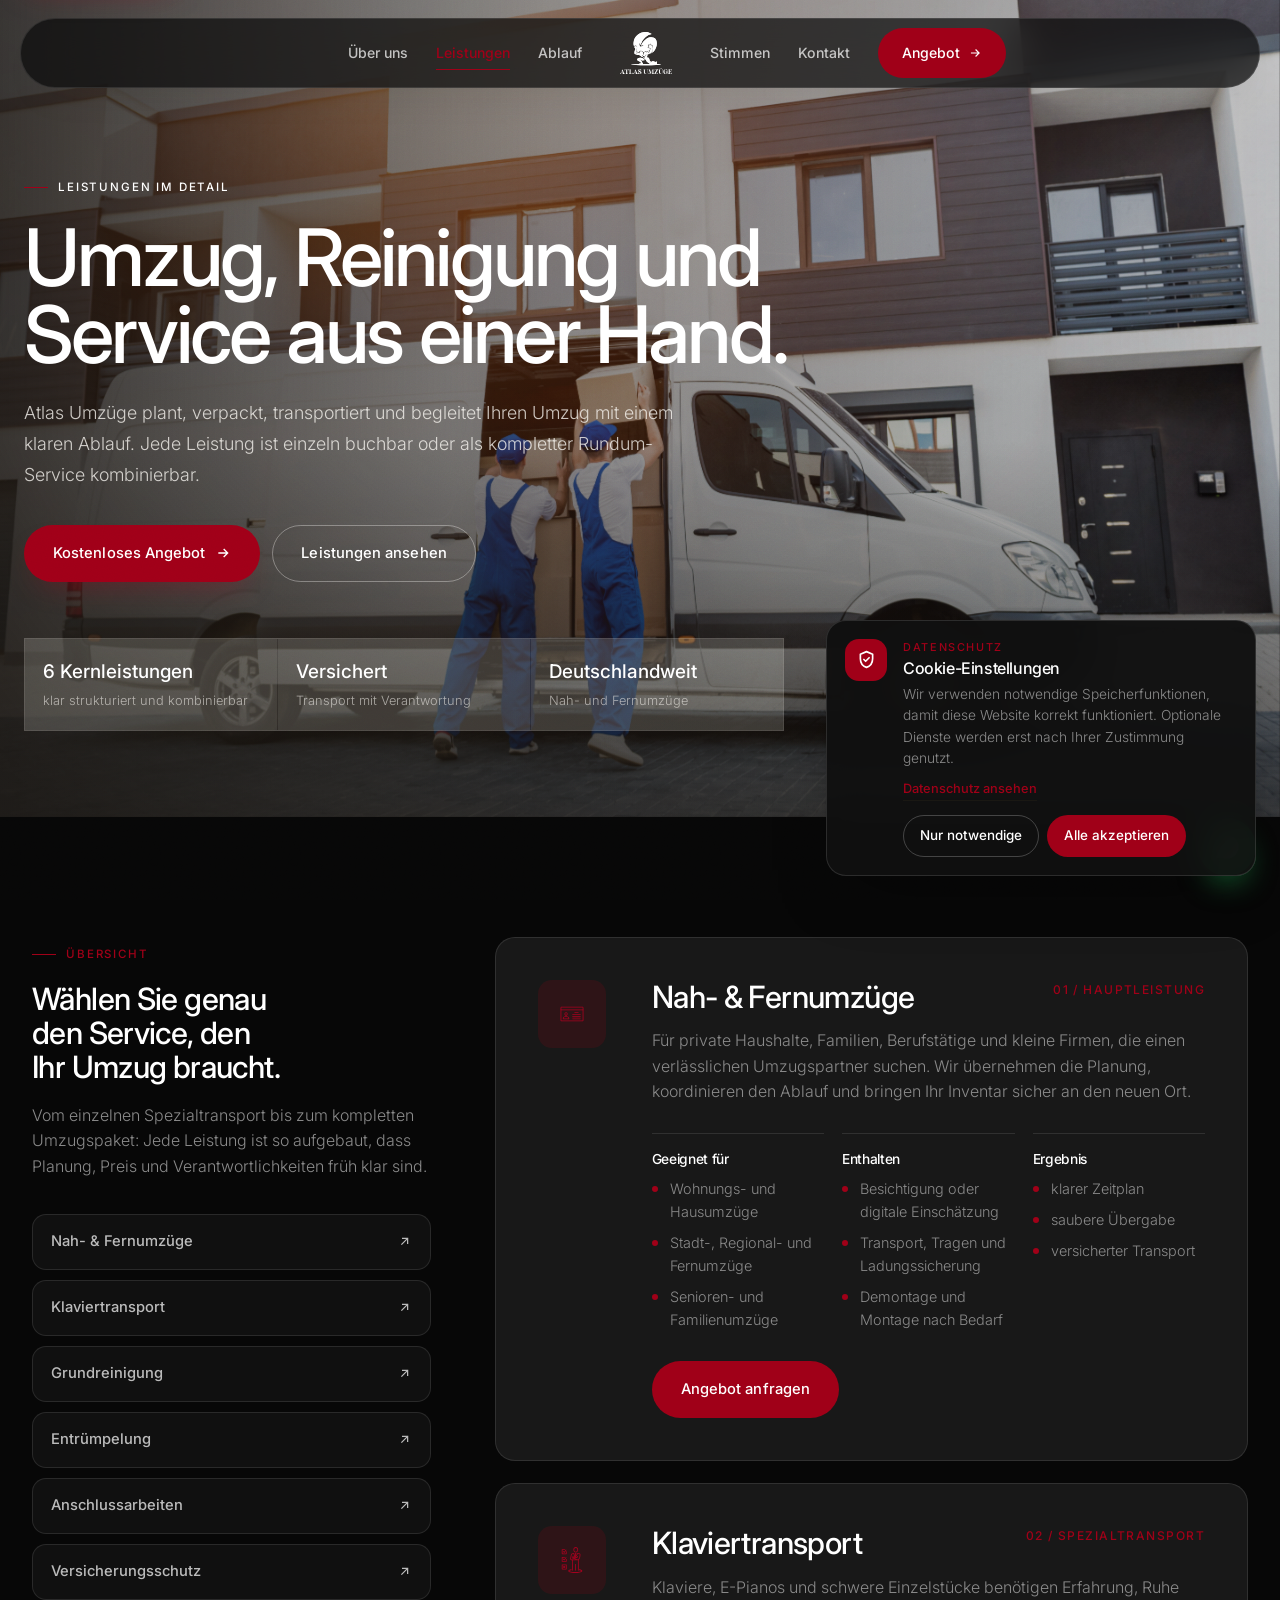
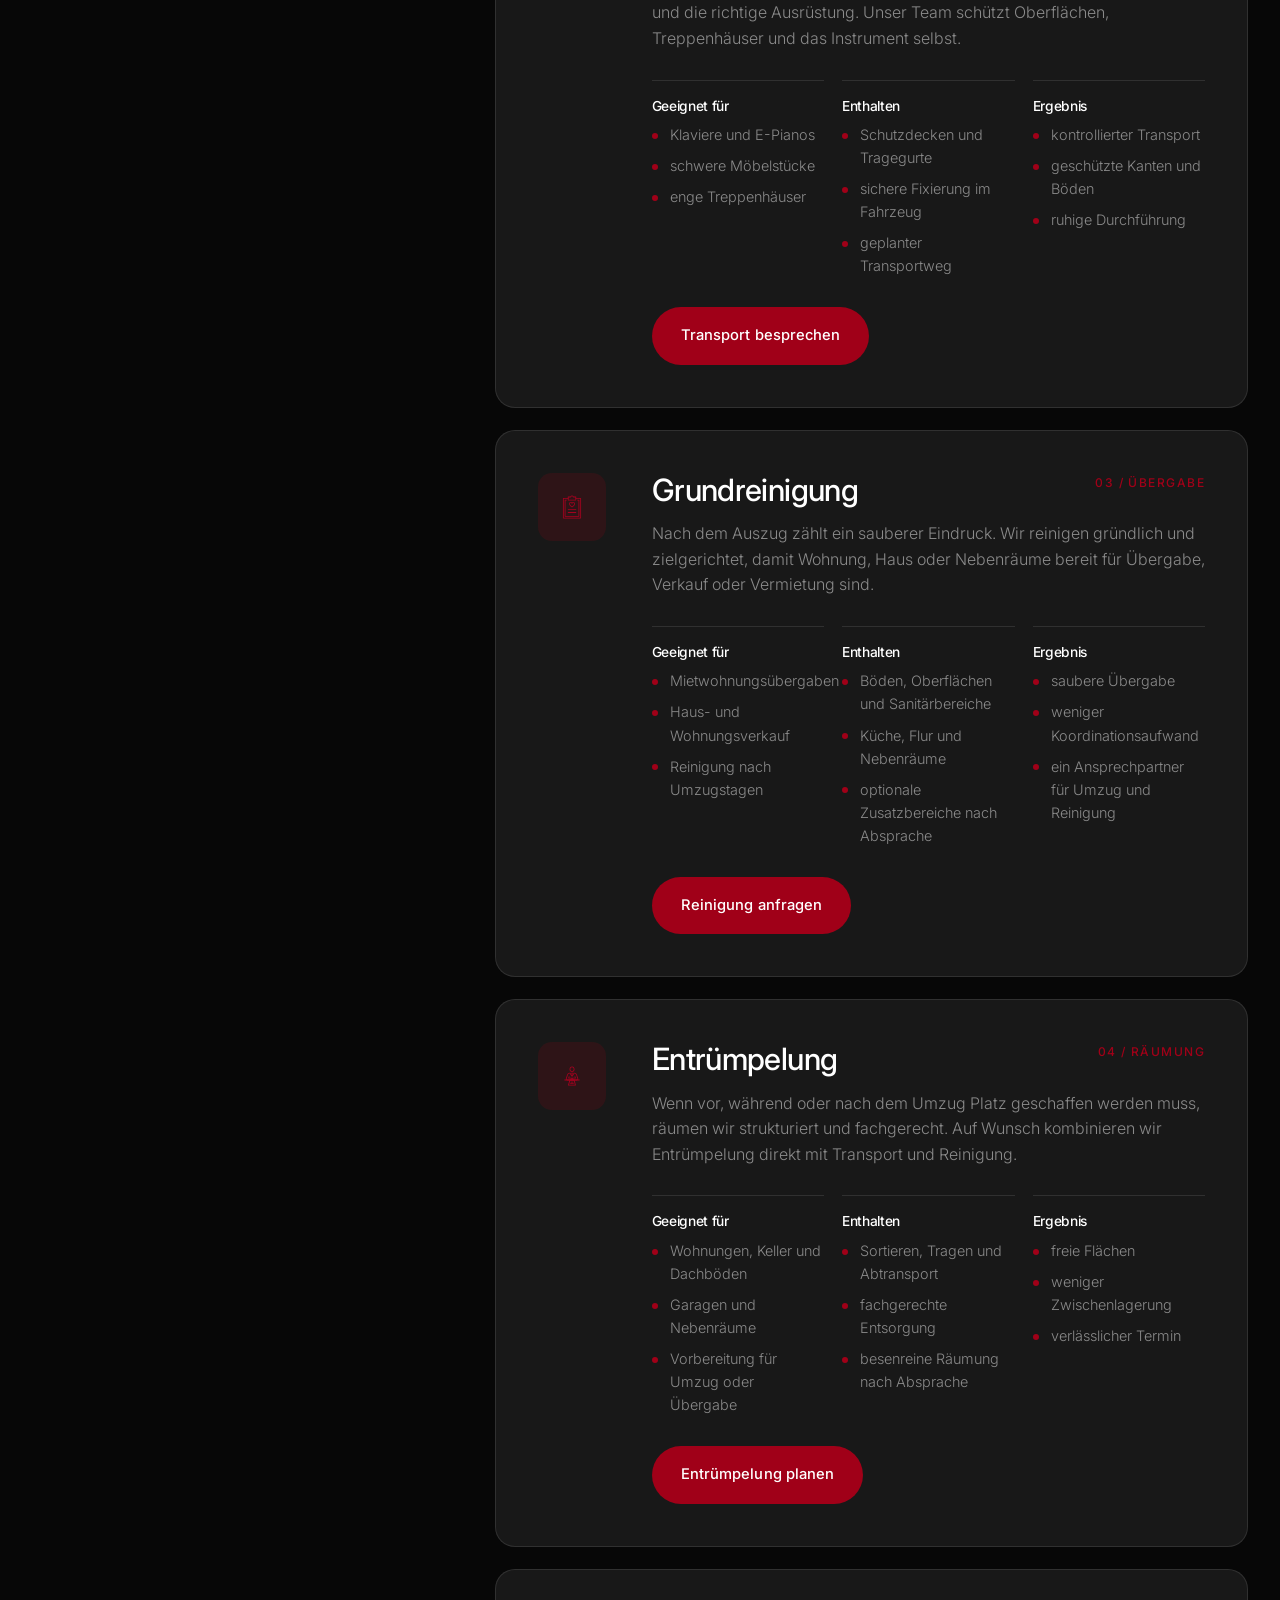
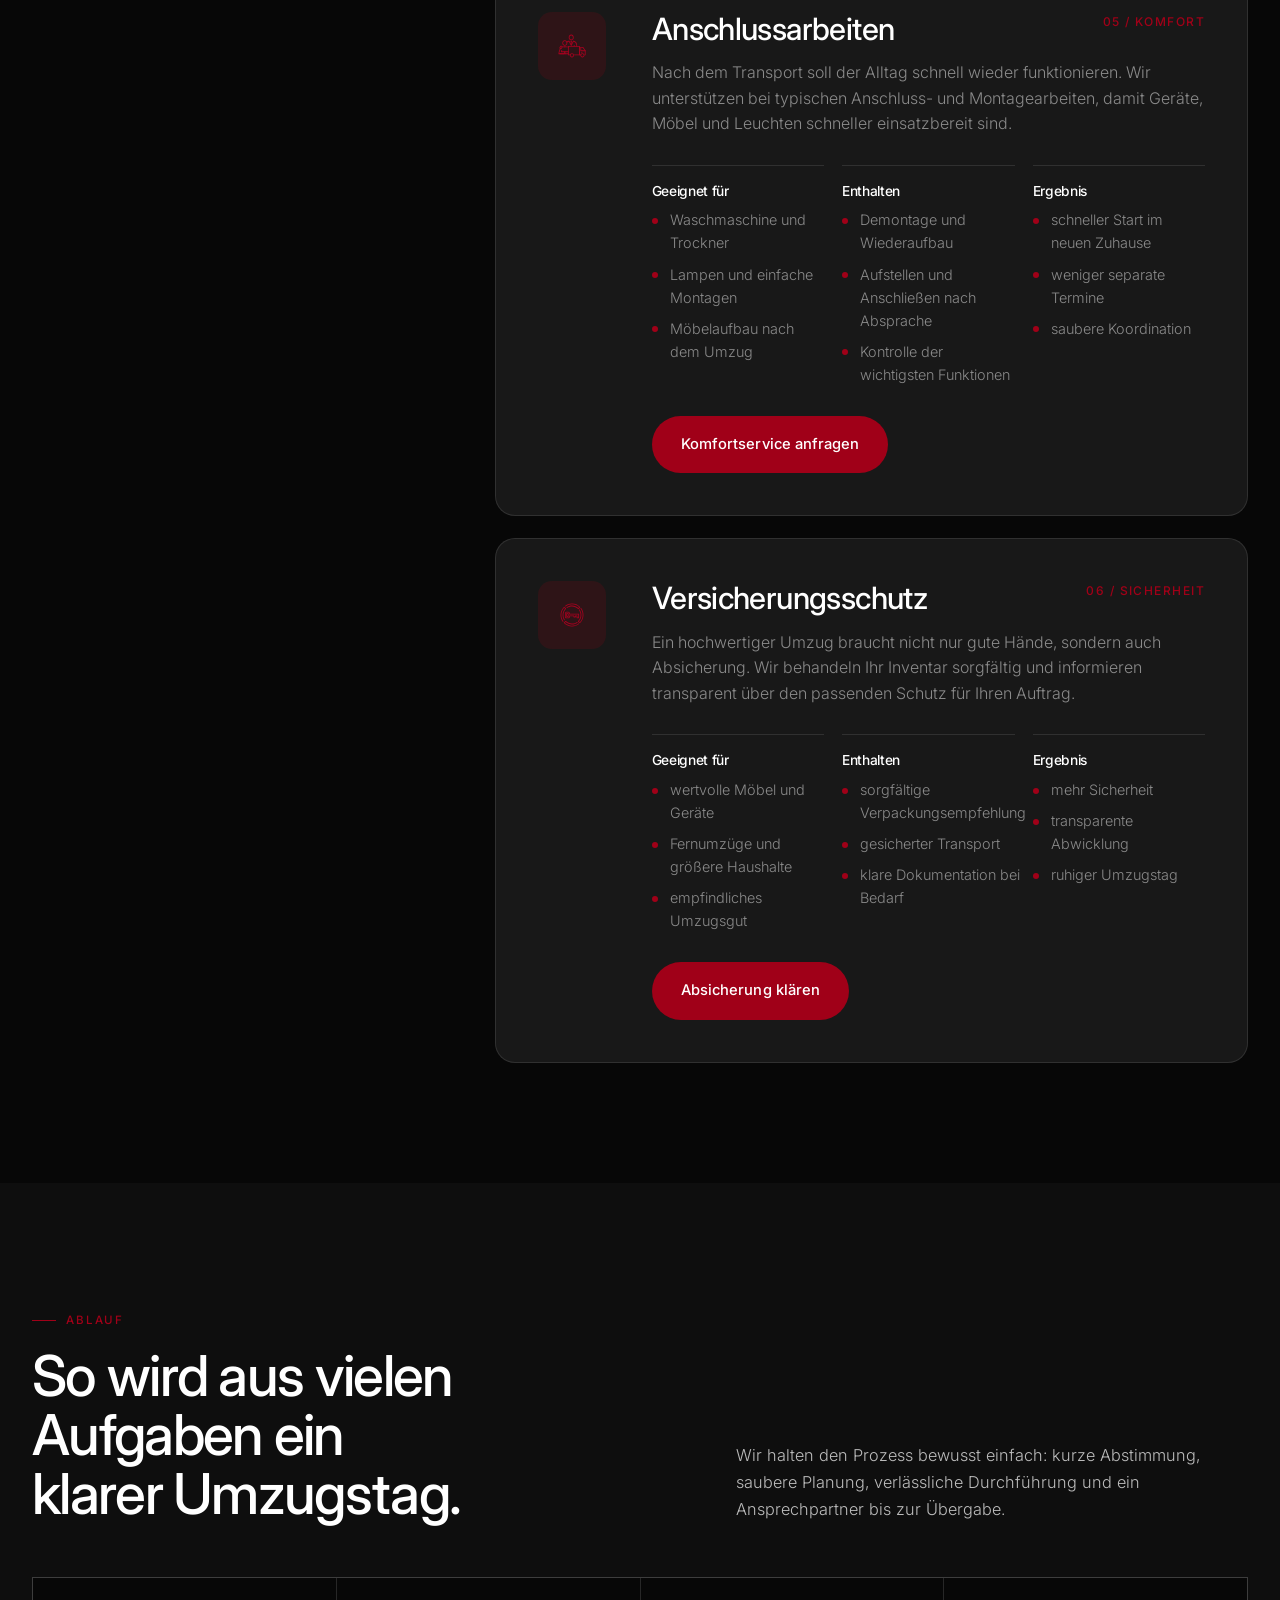
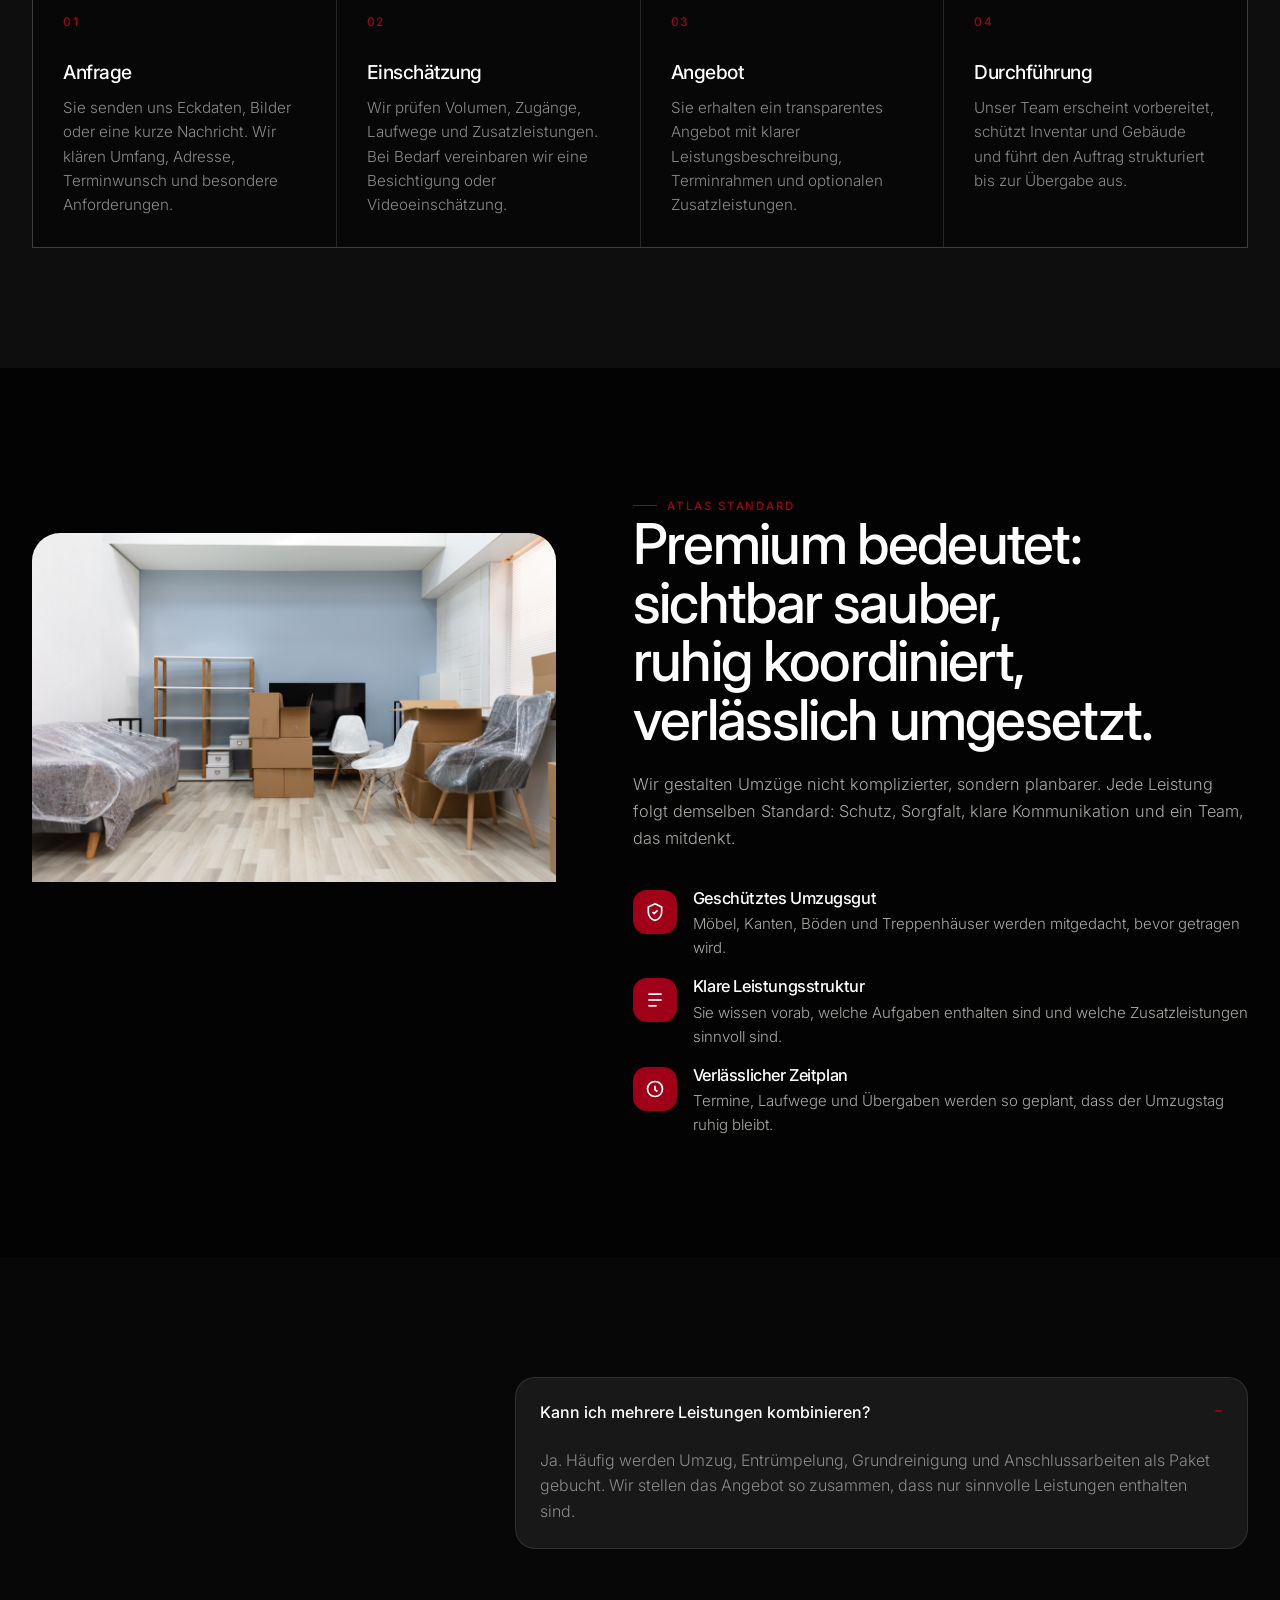
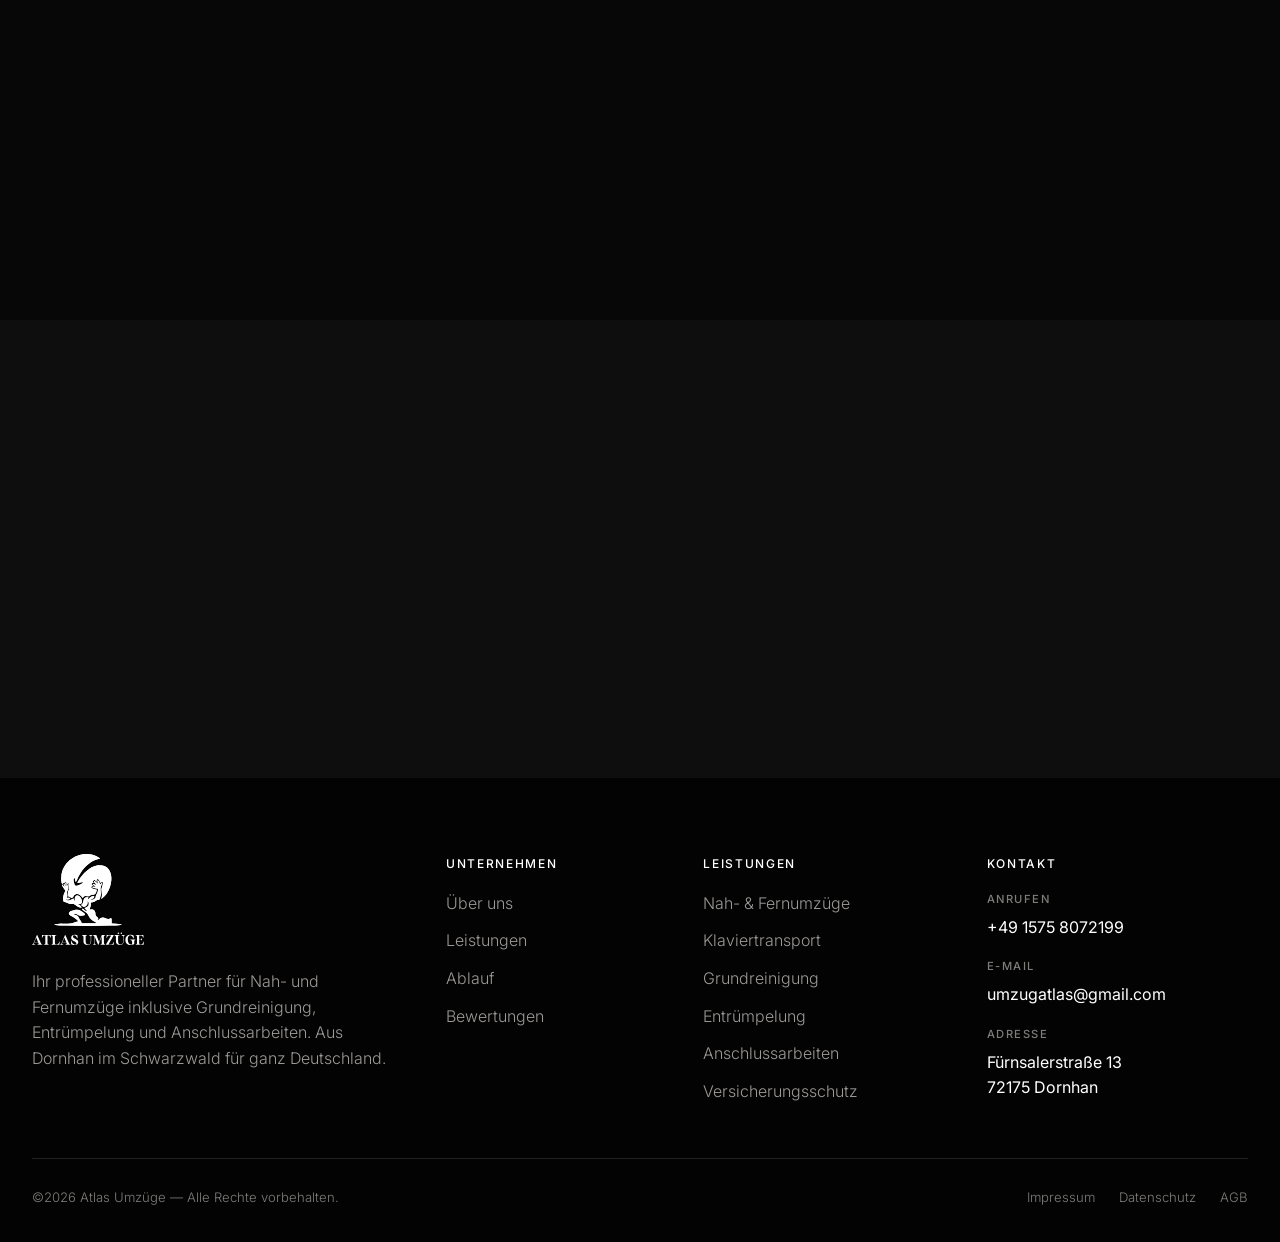
<file: leistungen.html>
﻿<!DOCTYPE html>
<html lang="de">
<head>
<meta charset="UTF-8">
<meta name="viewport" content="width=device-width, initial-scale=1.0">
<title>Leistungen - Atlas Umzüge</title>
<meta name="description" content="Detaillierte Übersicht aller Leistungen von Atlas Umzüge: Nah- und Fernumzüge, Klaviertransport, Grundreinigung, Entrümpelung, Anschlussarbeiten und Versicherungsschutz.">
<meta property="og:type" content="website">
<meta property="og:url" content="https://atlas-umzugsservice.de/leistungen">
<meta property="og:title" content="Leistungen — Atlas Umzüge">
<meta property="og:description" content="Nah- und Fernumzüge, Klaviertransport, Grundreinigung, Entrümpelung, Anschlussarbeiten und Versicherungsschutz.">
<meta property="og:image" content="https://atlas-umzugsservice.de/Bilder/AdobeStock_464868397.jpeg">
<meta property="og:locale" content="de_DE">
<meta property="og:site_name" content="Atlas Umzüge">
<meta name="twitter:card" content="summary_large_image">
<meta name="twitter:title" content="Leistungen — Atlas Umzüge">
<meta name="twitter:description" content="Nah- und Fernumzüge, Klaviertransport, Grundreinigung, Entrümpelung, Anschlussarbeiten und Versicherungsschutz.">
<meta name="twitter:image" content="https://atlas-umzugsservice.de/Bilder/AdobeStock_464868397.jpeg">
<link rel="canonical" href="https://atlas-umzugsservice.de/leistungen">

<link rel="icon" type="image/svg+xml" href="/favicon.svg">
<link rel="mask-icon" href="/favicon.svg" color="#A00018">
<meta name="theme-color" content="#A00018">

<link rel="preconnect" href="https://fonts.googleapis.com">
<link rel="preconnect" href="https://fonts.gstatic.com" crossorigin>
<link href="https://fonts.googleapis.com/css2?family=Inter:wght@300;400;500;600;700&display=swap" rel="stylesheet">

<link rel="stylesheet" href="styles.css">

<style>
/* Tokens, reset, typography, buttons, utilities → styles.css */

/* Page accent override: larger hero display + tighter section rhythm */
.title-xl { font-size: clamp(2.9rem, 6.2vw, 6.4rem); }
.section-pad { padding: 120px 0; }
.btn-ghost { border-color: rgba(250, 247, 242, 0.35); }

.btn-dark:hover { background: var(--burgundy); }

/* === Header === */
.header {
  position: fixed;
  top: 18px;
  left: 50%;
  z-index: 100;
  width: calc(100% - 40px);
  transform: translateX(-50%);
}

.header-inner {
  display: grid;
  grid-template-columns: 1fr auto 1fr;
  align-items: center;
  gap: 24px;
  min-height: 70px;
  padding: 9px 12px 9px 24px;
  border: 1px solid rgba(255, 255, 255, 0.1);
  border-radius: 999px;
  background: rgba(12, 12, 12, 0.72);
  backdrop-filter: blur(22px) saturate(1.2);
  -webkit-backdrop-filter: blur(22px) saturate(1.2);
  box-shadow: 0 18px 44px -28px rgba(31, 26, 18, 0.3);
  transition: min-height 0.3s var(--ease), box-shadow 0.3s var(--ease), background 0.3s var(--ease);
}

.header.scrolled .header-inner {
  min-height: 62px;
  background: rgba(12, 12, 12, 0.82);
  box-shadow: 0 18px 34px -28px rgba(31, 26, 18, 0.42);
}

.nav-left,
.nav-right {
  display: flex;
  align-items: center;
  gap: 28px;
  color: var(--ink-soft);
  font-size: 0.88rem;
  font-weight: 500;
}

.nav-left { justify-content: flex-end; }
.nav-right { justify-content: flex-start; }

.nav-link {
  position: relative;
  padding: 8px 0;
  transition: color 0.25s var(--ease);
}

.nav-link::after {
  content: '';
  position: absolute;
  left: 50%;
  bottom: 2px;
  width: 0;
  height: 1px;
  background: var(--burgundy);
  transform: translateX(-50%);
  transition: width 0.28s var(--ease);
}

.nav-link:hover,
.nav-link.is-active { color: var(--burgundy); }

.nav-link:hover::after,
.nav-link.is-active::after { width: 100%; }

.brand {
  display: flex;
  align-items: center;
  justify-content: center;
  height: 50px;
  padding: 0 14px;
}

.brand-logo {
  width: auto;
  height: 42px;
}

.nav-cta {
  display: inline-flex;
  align-items: center;
  gap: 8px;
  min-height: 50px;
  padding: 0 24px;
  border-radius: 999px;
  background: var(--brown);
  color: var(--white);
  font-size: 0.88rem;
  font-weight: 500;
  transition: background 0.3s var(--ease), transform 0.3s var(--ease);
}

.nav-cta:hover {
  background: var(--burgundy-deep);
  transform: translateY(-1px);
}

.nav-cta svg { width: 14px; height: 14px; }

.menu-toggle {
  display: none;
  width: 46px;
  height: 46px;
  border: 0;
  border-radius: 50%;
  background: transparent;
  cursor: pointer;
  flex-direction: column;
  align-items: center;
  justify-content: center;
  gap: 5px;
}

.menu-toggle span {
  width: 22px;
  height: 1.5px;
  background: var(--ink);
  transition: transform 0.28s var(--ease), opacity 0.28s var(--ease);
}

.menu-toggle.open span:nth-child(1) { transform: translateY(6.5px) rotate(45deg); }
.menu-toggle.open span:nth-child(2) { opacity: 0; }
.menu-toggle.open span:nth-child(3) { transform: translateY(-6.5px) rotate(-45deg); }

.mobile-menu {
  position: fixed;
  inset: 0;
  z-index: 99;
  display: flex;
  flex-direction: column;
  gap: 8px;
  padding: 110px 28px 40px;
  background: var(--bg);
  transform: translateY(-100%);
  transition: transform 0.45s var(--ease);
}

.mobile-menu.open { transform: translateY(0); }

.mobile-menu a {
  padding: 16px 0;
  border-bottom: 1px solid var(--line);
  font-size: 1.2rem;
  font-weight: 500;
}

@media (max-width: 880px) {
  .header { top: 14px; width: calc(100% - 28px); }
  .header-inner {
    grid-template-columns: 1fr auto;
    min-height: 64px;
    padding: 8px 8px 8px 18px;
  }
  .nav-left, .nav-right { display: none; }
  .brand { justify-content: flex-start; }
  .brand-logo { height: 38px; }
  .menu-toggle { display: flex; }
}

/* === Hero === */
.hero {
  position: relative;
  min-height: 88svh;
  display: grid;
  align-items: end;
  overflow: hidden;
  color: var(--white);
  background: var(--bg-deep);
}

.hero::after {
  content: '';
  position: absolute;
  inset: 0;
  background:
    linear-gradient(90deg, rgba(26, 22, 18, 0.86), rgba(26, 22, 18, 0.48) 46%, rgba(26, 22, 18, 0.18)),
    linear-gradient(0deg, rgba(26, 22, 18, 0.7), rgba(26, 22, 18, 0) 46%);
  z-index: 1;
}

.hero-bg {
  position: absolute;
  inset: 0;
  z-index: 0;
}

.hero-bg img {
  width: 100%;
  height: 100%;
  object-fit: cover;
  transform: scale(1.04);
  animation: heroImage 1.8s var(--ease) forwards;
}

@keyframes heroImage {
  to { transform: scale(1); }
}

.hero-content {
  position: relative;
  z-index: 2;
  width: min(100% - 48px, 1280px);
  margin: 0 auto;
  padding: 170px 0 86px;
}

.hero-copy {
  max-width: 820px;
  animation: riseIn 0.9s var(--ease) 0.1s both;
}

.hero .eyebrow { color: var(--white); }
.hero .eyebrow::before { background: var(--burgundy); }

.hero h1 {
  margin-top: 22px;
  color: var(--white);
}

.hero p {
  max-width: 660px;
  margin-top: 24px;
  color: rgba(250, 247, 242, 0.78);
  font-size: clamp(1.05rem, 1.4vw, 1.22rem);
  line-height: 1.72;
}

.hero-actions {
  display: flex;
  flex-wrap: wrap;
  gap: 12px;
  margin-top: 34px;
}

.hero-meta {
  display: grid;
  grid-template-columns: repeat(3, minmax(0, 1fr));
  gap: 1px;
  max-width: 760px;
  margin-top: 56px;
  border: 1px solid rgba(250, 247, 242, 0.16);
  background: rgba(250, 247, 242, 0.1);
  backdrop-filter: blur(16px);
  -webkit-backdrop-filter: blur(16px);
}

.hero-meta span {
  min-height: 90px;
  display: flex;
  flex-direction: column;
  justify-content: center;
  padding: 18px;
  background: rgba(250, 247, 242, 0.08);
}

.hero-meta strong {
  color: var(--white);
  font-size: 1.18rem;
  font-weight: 500;
}

.hero-meta small {
  margin-top: 4px;
  color: rgba(250, 247, 242, 0.58);
  font-size: 0.8rem;
  font-weight: 300;
}

@keyframes riseIn {
  from { opacity: 0; transform: translateY(28px); }
  to { opacity: 1; transform: translateY(0); }
}

@media (max-width: 760px) {
  .hero { min-height: auto; }
  .hero-content {
    width: min(100% - 40px, 1280px);
    padding: 140px 0 calc(112px + env(safe-area-inset-bottom));
  }
  .hero-meta { display: none; }
}

/* === Overview === */
.overview {
  background: var(--bg);
}

.overview-grid {
  display: grid;
  grid-template-columns: minmax(260px, 0.9fr) minmax(0, 1.7fr);
  gap: 64px;
  align-items: start;
}

.overview-aside {
  position: sticky;
  top: 118px;
}

.overview-aside h2 {
  margin-top: 18px;
}

.overview-aside p {
  margin-top: 18px;
  color: var(--ink-muted);
}

.service-index {
  display: grid;
  gap: 10px;
  margin-top: 34px;
}

.service-index a {
  display: flex;
  align-items: center;
  justify-content: space-between;
  gap: 14px;
  min-height: 56px;
  padding: 0 18px;
  border: 1px solid var(--line);
  border-radius: var(--r-sm);
  background: rgba(255, 255, 255, 0.04);
  color: var(--ink-soft);
  font-size: 0.92rem;
  font-weight: 500;
  transition: background 0.28s var(--ease), border-color 0.28s var(--ease), color 0.28s var(--ease), transform 0.28s var(--ease);
}

.service-index a:hover {
  border-color: var(--burgundy-line);
  background: var(--paper);
  color: var(--burgundy);
  transform: translateX(4px);
}

.service-index svg {
  width: 15px;
  height: 15px;
  flex: 0 0 auto;
}

.service-detail-stack {
  display: grid;
  gap: 22px;
}

.service-detail {
  display: grid;
  grid-template-columns: 88px minmax(0, 1fr);
  gap: 26px;
  padding: clamp(24px, 4vw, 42px);
  border: 1px solid var(--line);
  border-radius: var(--r-md);
  background: var(--paper);
  scroll-margin-top: 120px;
  transition: border-color 0.3s var(--ease), transform 0.3s var(--ease), box-shadow 0.3s var(--ease);
}

.service-detail:hover {
  border-color: var(--burgundy-line);
  transform: translateY(-4px);
  box-shadow: 0 22px 56px -42px rgba(31, 26, 18, 0.42);
}

.service-icon {
  width: 68px;
  height: 68px;
  display: grid;
  place-items: center;
  border-radius: var(--r-sm);
  background: var(--burgundy-soft);
  color: var(--burgundy);
}

.service-icon img {
  width: 38px;
  height: 38px;
  object-fit: contain;
  filter: brightness(0) saturate(100%) invert(12%) sepia(78%) saturate(4844%) hue-rotate(341deg) brightness(80%) contrast(109%);
}

.service-head {
  display: flex;
  justify-content: space-between;
  gap: 24px;
  align-items: start;
}

.service-number {
  flex: 0 0 auto;
  color: var(--burgundy);
  font-size: 0.75rem;
  font-weight: 500;
  letter-spacing: 0.12em;
  text-transform: uppercase;
}

.service-detail p {
  margin-top: 14px;
  color: var(--ink-muted);
}

.detail-columns {
  display: grid;
  grid-template-columns: repeat(3, minmax(0, 1fr));
  gap: 18px;
  margin-top: 28px;
}

.detail-block {
  padding-top: 18px;
  border-top: 1px solid var(--line);
}

.detail-block h4 {
  margin-bottom: 10px;
  color: var(--ink);
  font-size: 0.86rem;
  font-weight: 500;
}

.detail-block ul {
  display: grid;
  gap: 8px;
  color: var(--ink-muted);
  font-size: 0.9rem;
  list-style: none;
}

.detail-block li {
  position: relative;
  padding-left: 18px;
}

.detail-block li::before {
  content: '';
  position: absolute;
  left: 0;
  top: 0.68em;
  width: 6px;
  height: 6px;
  border-radius: 50%;
  background: var(--burgundy);
}

.service-actions {
  display: flex;
  flex-wrap: wrap;
  gap: 12px;
  margin-top: 30px;
}

@media (max-width: 1040px) {
  .overview-grid { grid-template-columns: 1fr; gap: 42px; }
  .overview-aside { position: static; }
  .service-index { grid-template-columns: repeat(2, minmax(0, 1fr)); }
}

@media (max-width: 760px) {
  .section-pad { padding: 86px 0; }
  .wrap { width: min(100% - 40px, 1280px); }
  .service-index { grid-template-columns: 1fr; }
  .service-detail { grid-template-columns: 1fr; gap: 18px; }
  .service-head { display: grid; gap: 12px; }
  .detail-columns { grid-template-columns: 1fr; }
}

/* === Process === */
.process {
  background: var(--bg-warm);
}

.section-header {
  display: grid;
  grid-template-columns: minmax(0, 1fr) minmax(280px, 0.78fr);
  gap: 48px;
  align-items: end;
  margin-bottom: 54px;
}

.section-header h2 { margin-top: 18px; }

.process-grid {
  display: grid;
  grid-template-columns: repeat(4, minmax(0, 1fr));
  gap: 1px;
  background: var(--line);
  border: 1px solid var(--line);
}

.process-step {
  min-height: 260px;
  padding: 30px;
  background: var(--bg);
  transition: background 0.3s var(--ease), transform 0.3s var(--ease);
}

.process-step:hover {
  background: var(--paper);
  transform: translateY(-3px);
}

.process-step span {
  color: var(--burgundy);
  font-size: 0.75rem;
  font-weight: 500;
  letter-spacing: 0.14em;
  text-transform: uppercase;
}

.process-step h3 {
  margin-top: 28px;
  font-size: 1.2rem;
}

.process-step p {
  margin-top: 14px;
  color: var(--ink-muted);
  font-size: 0.95rem;
}

@media (max-width: 980px) {
  .section-header { grid-template-columns: 1fr; gap: 20px; }
  .process-grid { grid-template-columns: repeat(2, minmax(0, 1fr)); }
}

@media (max-width: 620px) {
  .process-grid { grid-template-columns: 1fr; }
  .process-step { min-height: auto; }
}

/* === Quality CTA === */
.quality {
  background: var(--bg-deep);
  color: var(--white);
}

.quality-grid {
  display: grid;
  grid-template-columns: minmax(0, 0.92fr) minmax(0, 1.08fr);
  gap: clamp(36px, 6vw, 80px);
  align-items: center;
}

.quality-image {
  min-height: 560px;
  border-radius: var(--r-lg);
  overflow: hidden;
}

.quality-image img {
  width: 100%;
  height: 100%;
  object-fit: cover;
  transition: transform 0.6s var(--ease);
}

.quality-image:hover img { transform: scale(1.035); }

.quality h2,
.quality h3 { color: var(--white); }

.quality p {
  color: rgba(250, 247, 242, 0.68);
}

.quality .lede { margin-top: 22px; }

.quality-list {
  display: grid;
  gap: 18px;
  margin-top: 38px;
}

.quality-item {
  display: grid;
  grid-template-columns: 44px 1fr;
  gap: 16px;
  align-items: start;
}

.quality-icon {
  width: 44px;
  height: 44px;
  display: grid;
  place-items: center;
  border-radius: var(--r-sm);
  background: var(--burgundy);
}

.quality-icon svg {
  width: 20px;
  height: 20px;
}

.quality-item h3 {
  font-size: 1.02rem;
}

.quality-item p {
  margin-top: 5px;
  font-size: 0.94rem;
}

@media (max-width: 920px) {
  .quality-grid { grid-template-columns: 1fr; }
  .quality-image { min-height: 380px; }
}

/* === FAQ === */
.faq-grid {
  display: grid;
  grid-template-columns: minmax(260px, 0.8fr) minmax(0, 1.4fr);
  gap: 64px;
}

.faq-list {
  display: grid;
  gap: 12px;
}

.faq-item {
  border: 1px solid var(--line);
  border-radius: var(--r-md);
  background: var(--paper);
  overflow: hidden;
}

.faq-item summary {
  display: flex;
  justify-content: space-between;
  gap: 18px;
  padding: 22px 24px;
  font-weight: 500;
  cursor: pointer;
  list-style: none;
}

.faq-item summary::-webkit-details-marker { display: none; }

.faq-item summary::after {
  content: '+';
  color: var(--burgundy);
  font-size: 1.25rem;
  line-height: 1;
}

.faq-item[open] summary::after { content: '-'; }

.faq-item p {
  padding: 0 24px 24px;
  color: var(--ink-muted);
}

@media (max-width: 920px) {
  .faq-grid { grid-template-columns: 1fr; gap: 34px; }
}

/* === CTA === */
.cta {
  background: var(--bg-warm);
}

.cta-card {
  display: grid;
  grid-template-columns: minmax(0, 1fr) auto;
  gap: 32px;
  align-items: center;
  padding: clamp(28px, 5vw, 58px);
  border-radius: var(--r-lg);
  background: var(--brown);
  color: var(--white);
}

.cta-card .btn-primary { background: var(--white); color: #070707; box-shadow: none; }
.cta-card .btn-primary:hover { background: #070707; color: var(--white); }
.cta-card .btn-ghost { border-color: rgba(255, 255, 255, 0.5); color: var(--white); }
.cta-card .btn-ghost:hover { background: var(--white); border-color: var(--white); color: #070707; }

.cta-card h2 { color: var(--white); }

.cta-card p {
  max-width: 680px;
  margin-top: 16px;
  color: rgba(250, 247, 242, 0.72);
}

.cta-actions {
  display: flex;
  flex-wrap: wrap;
  gap: 12px;
  justify-content: flex-end;
}

@media (max-width: 860px) {
  .cta-card { grid-template-columns: 1fr; }
  .cta-actions { justify-content: flex-start; }
}

/* === Footer === */
footer {
  background: var(--bg-deep);
  color: var(--white);
  padding: 76px 0 34px;
}

.footer-top {
  display: grid;
  grid-template-columns: 1.4fr 0.8fr 0.9fr 1fr;
  gap: 48px;
  padding-bottom: 54px;
  border-bottom: 1px solid rgba(250, 247, 242, 0.12);
}

.footer-logo {
  width: 112px;
  height: auto;
}

.footer-tagline {
  max-width: 390px;
  margin-top: 24px;
  color: rgba(250, 247, 242, 0.62);
}

.footer-heading {
  margin-bottom: 18px;
  color: var(--white);
  font-size: 0.75rem;
  font-weight: 500;
  letter-spacing: 0.14em;
  text-transform: uppercase;
}

.footer-list {
  display: grid;
  gap: 12px;
  color: rgba(250, 247, 242, 0.62);
  list-style: none;
}

.footer-list a {
  transition: color 0.25s var(--ease);
}

.footer-list a:hover { color: var(--white); }

.footer-contact {
  display: grid;
  gap: 18px;
}

.footer-contact-label {
  margin-bottom: 6px;
  color: rgba(250, 247, 242, 0.5);
  font-size: 0.7rem;
  font-weight: 500;
  letter-spacing: 0.14em;
  text-transform: uppercase;
}

.footer-contact-value {
  color: var(--white);
  font-weight: 400;
}

.footer-bottom {
  display: flex;
  justify-content: space-between;
  flex-wrap: wrap;
  gap: 18px;
  padding-top: 28px;
  color: rgba(250, 247, 242, 0.5);
  font-size: 0.82rem;
}

.footer-legal {
  display: flex;
  flex-wrap: wrap;
  gap: 24px;
}

.footer-legal a { transition: color 0.25s var(--ease); }
.footer-legal a:hover { color: var(--white); }

@media (max-width: 980px) {
  .footer-top { grid-template-columns: 1fr 1fr; }
}

@media (max-width: 620px) {
  .footer-top { grid-template-columns: 1fr; }
}

/* === Floating Actions === */
.whatsapp {
  position: fixed;
  right: 24px;
  bottom: 24px;
  z-index: 90;
  width: 58px;
  height: 58px;
  display: grid;
  place-items: center;
  border-radius: 50%;
  background: #25D366;
  color: white;
  box-shadow: 0 14px 30px -10px rgba(37, 211, 102, 0.55);
  transition: transform 0.3s var(--ease), background 0.3s var(--ease);
}

.whatsapp:hover {
  background: #20bf5a;
  transform: scale(1.08);
}

.whatsapp svg { width: 28px; height: 28px; fill: currentColor; }

.bottom-nav { display: none; }

.bottom-nav a {
  min-height: 50px;
  border-radius: 999px;
  display: inline-flex;
  align-items: center;
  justify-content: center;
  gap: 8px;
  font-size: 0.92rem;
  font-weight: 500;
}

.bottom-nav svg {
  width: 16px;
  height: 16px;
}

.bottom-nav-offer {
  background: var(--burgundy);
  color: var(--white);
}

.bottom-nav-call {
  background: rgba(255, 255, 255, 0.1);
  color: var(--white);
}

@media (max-width: 880px) {
  body { padding-bottom: calc(86px + env(safe-area-inset-bottom)); }

  .bottom-nav {
    position: fixed;
    left: 50%;
    bottom: calc(14px + env(safe-area-inset-bottom));
    z-index: 95;
    display: grid;
    grid-template-columns: 1fr 1fr;
    gap: 8px;
    width: min(calc(100% - 28px), 430px);
    padding: 8px;
    border: 1px solid rgba(255, 255, 255, 0.12);
    border-radius: 999px;
    background: rgba(16, 16, 16, 0.9);
    box-shadow: 0 18px 44px -20px rgba(0, 0, 0, 0.5);
    backdrop-filter: blur(18px) saturate(1.18);
    -webkit-backdrop-filter: blur(18px) saturate(1.18);
    transform: translateX(-50%);
  }

  .whatsapp { display: none; }
}

/* === Cookie Consent === */
.cookie-banner {
  position: fixed;
  right: 24px;
  bottom: 24px;
  z-index: 110;
  width: min(430px, calc(100% - 40px));
  display: grid;
  grid-template-columns: auto 1fr;
  gap: 16px;
  padding: 18px;
  border: 1px solid rgba(255, 255, 255, 0.12);
  border-radius: var(--r-md);
  background: rgba(16, 16, 16, 0.96);
  color: var(--ink);
  box-shadow: 0 24px 70px -30px rgba(0, 0, 0, 0.6);
  backdrop-filter: blur(18px) saturate(1.16);
  -webkit-backdrop-filter: blur(18px) saturate(1.16);
  opacity: 0;
  visibility: hidden;
  pointer-events: none;
  transform: translateY(16px);
  transition: opacity 0.35s var(--ease), transform 0.35s var(--ease), visibility 0.35s var(--ease);
}

.cookie-banner.is-visible {
  opacity: 1;
  visibility: visible;
  pointer-events: auto;
  transform: translateY(0);
}

.cookie-mark {
  width: 42px;
  height: 42px;
  border-radius: var(--r-sm);
  display: grid;
  place-items: center;
  background: var(--burgundy);
  color: var(--white);
}

.cookie-mark svg {
  width: 21px;
  height: 21px;
}

.cookie-kicker {
  display: block;
  margin-bottom: 4px;
  color: var(--burgundy);
  font-size: 0.68rem;
  font-weight: 500;
  letter-spacing: 0.15em;
  text-transform: uppercase;
}

.cookie-title {
  margin-bottom: 7px;
  font-size: 1rem;
}

.cookie-text {
  color: var(--ink-muted);
  font-size: 0.86rem;
  line-height: 1.55;
}

.cookie-link {
  display: inline-flex;
  margin-top: 10px;
  color: var(--brown);
  font-size: 0.8rem;
  font-weight: 500;
  border-bottom: 1px solid rgba(53, 44, 25, 0.28);
}

.cookie-actions {
  display: flex;
  flex-wrap: wrap;
  gap: 8px;
  margin-top: 14px;
}

.cookie-btn {
  min-height: 42px;
  border: 1px solid transparent;
  border-radius: 999px;
  padding: 0 16px;
  font-size: 0.84rem;
  font-weight: 500;
  cursor: pointer;
  transition: transform 0.28s var(--ease), background 0.28s var(--ease), color 0.28s var(--ease), border-color 0.28s var(--ease);
}

.cookie-btn:hover { transform: translateY(-1px); }

.cookie-btn-ghost {
  background: transparent;
  color: var(--ink);
  border-color: rgba(255, 255, 255, 0.22);
}

.cookie-btn-ghost:hover {
  background: var(--brown);
  color: var(--white);
}

.cookie-btn-primary {
  background: var(--burgundy);
  color: var(--white);
}

.cookie-btn-primary:hover { background: var(--burgundy-deep); }

@media (max-width: 880px) {
  .cookie-banner {
    left: 14px;
    right: 14px;
    bottom: calc(94px + env(safe-area-inset-bottom));
    width: auto;
    grid-template-columns: 1fr;
    gap: 12px;
    padding: 16px;
  }

  .cookie-actions {
    display: grid;
    grid-template-columns: 1fr 1fr;
  }
}

@media (max-width: 420px) {
  .cookie-actions { grid-template-columns: 1fr; }
}

/* Reveal → styles.css */
</style>
</head>
<body>
<a href="#hauptinhalt" class="skip-link">Zum Inhalt springen</a>

<header class="header" id="header">
  <div class="header-inner">
    <nav class="nav-left">
      <a href="index.html#about" class="nav-link">Über uns</a>
      <a href="#leistungen" class="nav-link is-active">Leistungen</a>
      <a href="index.html#process" class="nav-link">Ablauf</a>
    </nav>

    <a href="index.html" class="brand" aria-label="Atlas Umzüge Startseite">
      <img src="Logo/Web/Logo/White/Web/atlas-logo-white-rgb.svg" alt="Atlas Umzüge" class="brand-logo">
    </a>

    <nav class="nav-right">
      <a href="index.html#testimonials" class="nav-link">Stimmen</a>
      <a href="index.html#contact" class="nav-link">Kontakt</a>
      <a href="https://api.whatsapp.com/send?phone=4915758072199" class="nav-cta">
        Angebot
        <svg viewBox="0 0 24 24" fill="none" stroke="currentColor" stroke-width="2"><path d="M5 12h14M13 6l6 6-6 6"/></svg>
      </a>
    </nav>

    <button class="menu-toggle" aria-label="Menü öffnen" id="menuToggle">
      <span></span><span></span><span></span>
    </button>
  </div>
</header>

<div class="mobile-menu" id="mobileMenu">
  <a href="index.html#about">Über uns</a>
  <a href="#leistungen">Leistungen</a>
  <a href="index.html#process">Ablauf</a>
  <a href="index.html#testimonials">Stimmen</a>
  <a href="index.html#contact">Kontakt</a>
  <a href="https://api.whatsapp.com/send?phone=4915758072199" style="color:var(--burgundy)">Angebot anfragen →</a>
</div>

<main id="hauptinhalt">
  <section class="hero" id="top">
    <div class="hero-bg">
      <img src="Bilder/AdobeStock_464868397.jpeg" alt="Sorgfältige Verpackung und Premium Umzugsservice von Atlas Umzüge">
    </div>
    <div class="hero-content">
      <div class="hero-copy">
        <span class="eyebrow">Leistungen im Detail</span>
        <h1 class="title-xl">Umzug, Reinigung und Service aus einer Hand.</h1>
        <p>Atlas Umzüge plant, verpackt, transportiert und begleitet Ihren Umzug mit einem klaren Ablauf. Jede Leistung ist einzeln buchbar oder als kompletter Rundum-Service kombinierbar.</p>
        <div class="hero-actions">
          <a href="https://api.whatsapp.com/send?phone=4915758072199" class="btn btn-primary">
            Kostenloses Angebot
            <svg viewBox="0 0 24 24" fill="none" stroke="currentColor" stroke-width="2"><path d="M5 12h14M13 6l6 6-6 6"/></svg>
          </a>
          <a href="#leistungen" class="btn btn-ghost">Leistungen ansehen</a>
        </div>
        <div class="hero-meta">
          <span><strong>6 Kernleistungen</strong><small>klar strukturiert und kombinierbar</small></span>
          <span><strong>Versichert</strong><small>Transport mit Verantwortung</small></span>
          <span><strong>Deutschlandweit</strong><small>Nah- und Fernumzüge</small></span>
        </div>
      </div>
    </div>
  </section>

  <section class="overview section-pad" id="leistungen">
    <div class="wrap">
      <div class="overview-grid">
        <aside class="overview-aside reveal">
          <span class="eyebrow">Übersicht</span>
          <h2 class="title-md">Wählen Sie genau den Service, den Ihr Umzug braucht.</h2>
          <p>Vom einzelnen Spezialtransport bis zum kompletten Umzugspaket: Jede Leistung ist so aufgebaut, dass Planung, Preis und Verantwortlichkeiten früh klar sind.</p>
          <nav class="service-index" aria-label="Leistungsübersicht">
            <a href="#nah-fern">Nah- &amp; Fernumzüge <svg viewBox="0 0 24 24" fill="none" stroke="currentColor" stroke-width="2"><path d="M7 17 17 7M8 7h9v9"/></svg></a>
            <a href="#klaviertransport">Klaviertransport <svg viewBox="0 0 24 24" fill="none" stroke="currentColor" stroke-width="2"><path d="M7 17 17 7M8 7h9v9"/></svg></a>
            <a href="#grundreinigung">Grundreinigung <svg viewBox="0 0 24 24" fill="none" stroke="currentColor" stroke-width="2"><path d="M7 17 17 7M8 7h9v9"/></svg></a>
            <a href="#entruempelung">Entrümpelung <svg viewBox="0 0 24 24" fill="none" stroke="currentColor" stroke-width="2"><path d="M7 17 17 7M8 7h9v9"/></svg></a>
            <a href="#anschlussarbeiten">Anschlussarbeiten <svg viewBox="0 0 24 24" fill="none" stroke="currentColor" stroke-width="2"><path d="M7 17 17 7M8 7h9v9"/></svg></a>
            <a href="#versicherungsschutz">Versicherungsschutz <svg viewBox="0 0 24 24" fill="none" stroke="currentColor" stroke-width="2"><path d="M7 17 17 7M8 7h9v9"/></svg></a>
          </nav>
        </aside>

        <div class="service-detail-stack">
          <article class="service-detail reveal" id="nah-fern">
            <div class="service-icon"><img src="Icons/SVG/Zeichenfl%C3%A4che%206.svg" alt=""></div>
            <div>
              <div class="service-head">
                <h3 class="title-md">Nah- &amp; Fernumzüge</h3>
                <span class="service-number">01 / Hauptleistung</span>
              </div>
              <p>Für private Haushalte, Familien, Berufstätige und kleine Firmen, die einen verlässlichen Umzugspartner suchen. Wir übernehmen die Planung, koordinieren den Ablauf und bringen Ihr Inventar sicher an den neuen Ort.</p>
              <div class="detail-columns">
                <div class="detail-block">
                  <h4>Geeignet für</h4>
                  <ul>
                    <li>Wohnungs- und Hausumzüge</li>
                    <li>Stadt-, Regional- und Fernumzüge</li>
                    <li>Senioren- und Familienumzüge</li>
                  </ul>
                </div>
                <div class="detail-block">
                  <h4>Enthalten</h4>
                  <ul>
                    <li>Besichtigung oder digitale Einschätzung</li>
                    <li>Transport, Tragen und Ladungssicherung</li>
                    <li>Demontage und Montage nach Bedarf</li>
                  </ul>
                </div>
                <div class="detail-block">
                  <h4>Ergebnis</h4>
                  <ul>
                    <li>klarer Zeitplan</li>
                    <li>saubere Übergabe</li>
                    <li>versicherter Transport</li>
                  </ul>
                </div>
              </div>
              <div class="service-actions">
                <a href="https://api.whatsapp.com/send?phone=4915758072199" class="btn btn-dark">Angebot anfragen</a>
              </div>
            </div>
          </article>

          <article class="service-detail reveal" id="klaviertransport">
            <div class="service-icon"><img src="Icons/SVG/Zeichenfl%C3%A4che%204.svg" alt=""></div>
            <div>
              <div class="service-head">
                <h3 class="title-md">Klaviertransport</h3>
                <span class="service-number">02 / Spezialtransport</span>
              </div>
              <p>Klaviere, E-Pianos und schwere Einzelstücke benötigen Erfahrung, Ruhe und die richtige Ausrüstung. Unser Team schützt Oberflächen, Treppenhäuser und das Instrument selbst.</p>
              <div class="detail-columns">
                <div class="detail-block">
                  <h4>Geeignet für</h4>
                  <ul>
                    <li>Klaviere und E-Pianos</li>
                    <li>schwere Möbelstücke</li>
                    <li>enge Treppenhäuser</li>
                  </ul>
                </div>
                <div class="detail-block">
                  <h4>Enthalten</h4>
                  <ul>
                    <li>Schutzdecken und Tragegurte</li>
                    <li>sichere Fixierung im Fahrzeug</li>
                    <li>geplanter Transportweg</li>
                  </ul>
                </div>
                <div class="detail-block">
                  <h4>Ergebnis</h4>
                  <ul>
                    <li>kontrollierter Transport</li>
                    <li>geschützte Kanten und Böden</li>
                    <li>ruhige Durchführung</li>
                  </ul>
                </div>
              </div>
              <div class="service-actions">
                <a href="tel:+4915758072199" class="btn btn-dark">Transport besprechen</a>
              </div>
            </div>
          </article>

          <article class="service-detail reveal" id="grundreinigung">
            <div class="service-icon"><img src="Icons/SVG/Zeichenfl%C3%A4che%2011.svg" alt=""></div>
            <div>
              <div class="service-head">
                <h3 class="title-md">Grundreinigung</h3>
                <span class="service-number">03 / Übergabe</span>
              </div>
              <p>Nach dem Auszug zählt ein sauberer Eindruck. Wir reinigen gründlich und zielgerichtet, damit Wohnung, Haus oder Nebenräume bereit für Übergabe, Verkauf oder Vermietung sind.</p>
              <div class="detail-columns">
                <div class="detail-block">
                  <h4>Geeignet für</h4>
                  <ul>
                    <li>Mietwohnungsübergaben</li>
                    <li>Haus- und Wohnungsverkauf</li>
                    <li>Reinigung nach Umzugstagen</li>
                  </ul>
                </div>
                <div class="detail-block">
                  <h4>Enthalten</h4>
                  <ul>
                    <li>Böden, Oberflächen und Sanitärbereiche</li>
                    <li>Küche, Flur und Nebenräume</li>
                    <li>optionale Zusatzbereiche nach Absprache</li>
                  </ul>
                </div>
                <div class="detail-block">
                  <h4>Ergebnis</h4>
                  <ul>
                    <li>saubere Übergabe</li>
                    <li>weniger Koordinationsaufwand</li>
                    <li>ein Ansprechpartner für Umzug und Reinigung</li>
                  </ul>
                </div>
              </div>
              <div class="service-actions">
                <a href="https://api.whatsapp.com/send?phone=4915758072199" class="btn btn-dark">Reinigung anfragen</a>
              </div>
            </div>
          </article>

          <article class="service-detail reveal" id="entruempelung">
            <div class="service-icon"><img src="Icons/SVG/Zeichenfl%C3%A4che%2016.svg" alt=""></div>
            <div>
              <div class="service-head">
                <h3 class="title-md">Entrümpelung</h3>
                <span class="service-number">04 / Räumung</span>
              </div>
              <p>Wenn vor, während oder nach dem Umzug Platz geschaffen werden muss, räumen wir strukturiert und fachgerecht. Auf Wunsch kombinieren wir Entrümpelung direkt mit Transport und Reinigung.</p>
              <div class="detail-columns">
                <div class="detail-block">
                  <h4>Geeignet für</h4>
                  <ul>
                    <li>Wohnungen, Keller und Dachböden</li>
                    <li>Garagen und Nebenräume</li>
                    <li>Vorbereitung für Umzug oder Übergabe</li>
                  </ul>
                </div>
                <div class="detail-block">
                  <h4>Enthalten</h4>
                  <ul>
                    <li>Sortieren, Tragen und Abtransport</li>
                    <li>fachgerechte Entsorgung</li>
                    <li>besenreine Räumung nach Absprache</li>
                  </ul>
                </div>
                <div class="detail-block">
                  <h4>Ergebnis</h4>
                  <ul>
                    <li>freie Flächen</li>
                    <li>weniger Zwischenlagerung</li>
                    <li>verlässlicher Termin</li>
                  </ul>
                </div>
              </div>
              <div class="service-actions">
                <a href="https://api.whatsapp.com/send?phone=4915758072199" class="btn btn-dark">Entrümpelung planen</a>
              </div>
            </div>
          </article>

          <article class="service-detail reveal" id="anschlussarbeiten">
            <div class="service-icon"><img src="Icons/SVG/Zeichenfl%C3%A4che%208.svg" alt=""></div>
            <div>
              <div class="service-head">
                <h3 class="title-md">Anschlussarbeiten</h3>
                <span class="service-number">05 / Komfort</span>
              </div>
              <p>Nach dem Transport soll der Alltag schnell wieder funktionieren. Wir unterstützen bei typischen Anschluss- und Montagearbeiten, damit Geräte, Möbel und Leuchten schneller einsatzbereit sind.</p>
              <div class="detail-columns">
                <div class="detail-block">
                  <h4>Geeignet für</h4>
                  <ul>
                    <li>Waschmaschine und Trockner</li>
                    <li>Lampen und einfache Montagen</li>
                    <li>Möbelaufbau nach dem Umzug</li>
                  </ul>
                </div>
                <div class="detail-block">
                  <h4>Enthalten</h4>
                  <ul>
                    <li>Demontage und Wiederaufbau</li>
                    <li>Aufstellen und Anschließen nach Absprache</li>
                    <li>Kontrolle der wichtigsten Funktionen</li>
                  </ul>
                </div>
                <div class="detail-block">
                  <h4>Ergebnis</h4>
                  <ul>
                    <li>schneller Start im neuen Zuhause</li>
                    <li>weniger separate Termine</li>
                    <li>saubere Koordination</li>
                  </ul>
                </div>
              </div>
              <div class="service-actions">
                <a href="https://api.whatsapp.com/send?phone=4915758072199" class="btn btn-dark">Komfortservice anfragen</a>
              </div>
            </div>
          </article>

          <article class="service-detail reveal" id="versicherungsschutz">
            <div class="service-icon"><img src="Icons/SVG/Zeichenfl%C3%A4che%2014.svg" alt=""></div>
            <div>
              <div class="service-head">
                <h3 class="title-md">Versicherungsschutz</h3>
                <span class="service-number">06 / Sicherheit</span>
              </div>
              <p>Ein hochwertiger Umzug braucht nicht nur gute Hände, sondern auch Absicherung. Wir behandeln Ihr Inventar sorgfältig und informieren transparent über den passenden Schutz für Ihren Auftrag.</p>
              <div class="detail-columns">
                <div class="detail-block">
                  <h4>Geeignet für</h4>
                  <ul>
                    <li>wertvolle Möbel und Geräte</li>
                    <li>Fernumzüge und größere Haushalte</li>
                    <li>empfindliches Umzugsgut</li>
                  </ul>
                </div>
                <div class="detail-block">
                  <h4>Enthalten</h4>
                  <ul>
                    <li>sorgfältige Verpackungsempfehlung</li>
                    <li>gesicherter Transport</li>
                    <li>klare Dokumentation bei Bedarf</li>
                  </ul>
                </div>
                <div class="detail-block">
                  <h4>Ergebnis</h4>
                  <ul>
                    <li>mehr Sicherheit</li>
                    <li>transparente Abwicklung</li>
                    <li>ruhiger Umzugstag</li>
                  </ul>
                </div>
              </div>
              <div class="service-actions">
                <a href="tel:+4915758072199" class="btn btn-dark">Absicherung klären</a>
              </div>
            </div>
          </article>
        </div>
      </div>
    </div>
  </section>

  <section class="process section-pad">
    <div class="wrap">
      <div class="section-header reveal">
        <div>
          <span class="eyebrow">Ablauf</span>
          <h2 class="title-lg">So wird aus vielen Aufgaben ein klarer Umzugstag.</h2>
        </div>
        <p class="lede">Wir halten den Prozess bewusst einfach: kurze Abstimmung, saubere Planung, verlässliche Durchführung und ein Ansprechpartner bis zur Übergabe.</p>
      </div>
      <div class="process-grid">
        <div class="process-step reveal">
          <span>01</span>
          <h3>Anfrage</h3>
          <p>Sie senden uns Eckdaten, Bilder oder eine kurze Nachricht. Wir klären Umfang, Adresse, Terminwunsch und besondere Anforderungen.</p>
        </div>
        <div class="process-step reveal">
          <span>02</span>
          <h3>Einschätzung</h3>
          <p>Wir prüfen Volumen, Zugänge, Laufwege und Zusatzleistungen. Bei Bedarf vereinbaren wir eine Besichtigung oder Videoeinschätzung.</p>
        </div>
        <div class="process-step reveal">
          <span>03</span>
          <h3>Angebot</h3>
          <p>Sie erhalten ein transparentes Angebot mit klarer Leistungsbeschreibung, Terminrahmen und optionalen Zusatzleistungen.</p>
        </div>
        <div class="process-step reveal">
          <span>04</span>
          <h3>Durchführung</h3>
          <p>Unser Team erscheint vorbereitet, schützt Inventar und Gebäude und führt den Auftrag strukturiert bis zur Übergabe aus.</p>
        </div>
      </div>
    </div>
  </section>

  <section class="quality section-pad">
    <div class="wrap">
      <div class="quality-grid">
        <div class="quality-image reveal">
          <img src="Bilder/AdobeStock_292420794.jpeg" alt="Atlas Umzüge Team bei einem strukturierten Umzug">
        </div>
        <div class="reveal">
          <span class="eyebrow">Atlas Standard</span>
          <h2 class="title-lg">Premium bedeutet: sichtbar sauber, ruhig koordiniert, verlässlich umgesetzt.</h2>
          <p class="lede">Wir gestalten Umzüge nicht komplizierter, sondern planbarer. Jede Leistung folgt demselben Standard: Schutz, Sorgfalt, klare Kommunikation und ein Team, das mitdenkt.</p>
          <div class="quality-list">
            <div class="quality-item">
              <div class="quality-icon"><svg viewBox="0 0 24 24" fill="none" stroke="currentColor" stroke-width="2"><path d="m9 12 2 2 4-4"/><path d="M12 2 4 6v6c0 5 3.5 9.5 8 10 4.5-.5 8-5 8-10V6l-8-4Z"/></svg></div>
              <div>
                <h3>Geschütztes Umzugsgut</h3>
                <p>Möbel, Kanten, Böden und Treppenhäuser werden mitgedacht, bevor getragen wird.</p>
              </div>
            </div>
            <div class="quality-item">
              <div class="quality-icon"><svg viewBox="0 0 24 24" fill="none" stroke="currentColor" stroke-width="2"><path d="M4 5h16"/><path d="M4 12h16"/><path d="M4 19h10"/></svg></div>
              <div>
                <h3>Klare Leistungsstruktur</h3>
                <p>Sie wissen vorab, welche Aufgaben enthalten sind und welche Zusatzleistungen sinnvoll sind.</p>
              </div>
            </div>
            <div class="quality-item">
              <div class="quality-icon"><svg viewBox="0 0 24 24" fill="none" stroke="currentColor" stroke-width="2"><path d="M12 8v5l3 2"/><circle cx="12" cy="12" r="9"/></svg></div>
              <div>
                <h3>Verlässlicher Zeitplan</h3>
                <p>Termine, Laufwege und Übergaben werden so geplant, dass der Umzugstag ruhig bleibt.</p>
              </div>
            </div>
          </div>
        </div>
      </div>
    </div>
  </section>

  <section class="faq section-pad">
    <div class="wrap">
      <div class="faq-grid">
        <div class="reveal">
          <span class="eyebrow">Fragen</span>
          <h2 class="title-md" style="margin-top:18px">Was vor der Anfrage wichtig ist.</h2>
        </div>
        <div class="faq-list">
          <details class="faq-item reveal" open>
            <summary>Kann ich mehrere Leistungen kombinieren?</summary>
            <p>Ja. Häufig werden Umzug, Entrümpelung, Grundreinigung und Anschlussarbeiten als Paket gebucht. Wir stellen das Angebot so zusammen, dass nur sinnvolle Leistungen enthalten sind.</p>
          </details>
          <details class="faq-item reveal">
            <summary>Reicht eine Anfrage per WhatsApp?</summary>
            <p>Für eine erste Einschätzung ja. Bilder, Adressen, Etagen, Aufzugssituation und Terminwunsch helfen uns, den Aufwand schneller und genauer einzuschätzen.</p>
          </details>
          <details class="faq-item reveal">
            <summary>Arbeitet Atlas Umzüge auch deutschlandweit?</summary>
            <p>Ja. Nahumzüge in der Region und Fernumzüge innerhalb Deutschlands gehören zu den Kernleistungen. Details hängen von Umfang, Termin und Route ab.</p>
          </details>
          <details class="faq-item reveal">
            <summary>Wie früh sollte ich anfragen?</summary>
            <p>Je früher, desto besser. Kurzfristige Termine sind je nach Auslastung möglich, bei größeren Umzügen empfehlen wir eine Anfrage mehrere Wochen im Voraus.</p>
          </details>
        </div>
      </div>
    </div>
  </section>

  <section class="cta section-pad">
    <div class="wrap">
      <div class="cta-card reveal">
        <div>
          <h2 class="title-md">Bereit für einen sauber geplanten Umzug?</h2>
          <p>Senden Sie uns Ihre Eckdaten. Wir melden uns mit einer klaren Einschätzung und einem passenden Vorschlag für Ihre Leistungen.</p>
        </div>
        <div class="cta-actions">
          <a href="https://api.whatsapp.com/send?phone=4915758072199" class="btn btn-primary">Angebot anfragen</a>
          <a href="tel:+4915758072199" class="btn btn-ghost">Anrufen</a>
        </div>
      </div>
    </div>
  </section>
</main>

<footer>
  <div class="wrap">
    <div class="footer-top">
      <div>
        <img src="Logo/Web/Logo/White/Web/atlas-logo-white-rgb.svg" alt="Atlas Umzüge" class="footer-logo">
        <p class="footer-tagline">Ihr professioneller Partner für Nah- und Fernumzüge inklusive Grundreinigung, Entrümpelung und Anschlussarbeiten. Aus Dornhan im Schwarzwald für ganz Deutschland.</p>
      </div>
      <div>
        <div class="footer-heading">Unternehmen</div>
        <ul class="footer-list">
          <li><a href="index.html#about">Über uns</a></li>
          <li><a href="#leistungen">Leistungen</a></li>
          <li><a href="index.html#process">Ablauf</a></li>
          <li><a href="index.html#testimonials">Bewertungen</a></li>
        </ul>
      </div>
      <div>
        <div class="footer-heading">Leistungen</div>
        <ul class="footer-list">
          <li><a href="#nah-fern">Nah- &amp; Fernumzüge</a></li>
          <li><a href="#klaviertransport">Klaviertransport</a></li>
          <li><a href="#grundreinigung">Grundreinigung</a></li>
          <li><a href="#entruempelung">Entrümpelung</a></li>
          <li><a href="#anschlussarbeiten">Anschlussarbeiten</a></li>
          <li><a href="#versicherungsschutz">Versicherungsschutz</a></li>
        </ul>
      </div>
      <div>
        <div class="footer-heading">Kontakt</div>
        <div class="footer-contact">
          <div>
            <div class="footer-contact-label">Anrufen</div>
            <div class="footer-contact-value"><a href="tel:+4915758072199">+49 1575 8072199</a></div>
          </div>
          <div>
            <div class="footer-contact-label">E-Mail</div>
            <div class="footer-contact-value"><a href="mailto:umzugatlas@gmail.com">umzugatlas@gmail.com</a></div>
          </div>
          <div>
            <div class="footer-contact-label">Adresse</div>
            <div class="footer-contact-value">Fürnsalerstraße 13<br>72175 Dornhan</div>
          </div>
        </div>
      </div>
    </div>
    <div class="footer-bottom">
      <span>©2026 Atlas Umzüge — Alle Rechte vorbehalten.</span>
      <div class="footer-legal">
        <a href="impressum-datenschutz.html#impressum">Impressum</a>
        <a href="impressum-datenschutz.html#datenschutz">Datenschutz</a>
        <a href="agb.html">AGB</a>
      </div>
    </div>
  </div>
</footer>

<a href="https://api.whatsapp.com/send?phone=4915758072199" class="whatsapp" aria-label="WhatsApp Kontakt">
  <svg viewBox="0 0 24 24"><path d="M17.5 14.4c-.3-.1-1.7-.8-2-.9-.3-.1-.5-.1-.7.1-.2.3-.7.9-.9 1-.2.2-.3.2-.6.1-.3-.1-1.2-.4-2.3-1.4-.8-.8-1.4-1.7-1.6-2-.2-.3 0-.5.1-.6.1-.1.3-.3.4-.5.1-.2.2-.3.3-.5.1-.2 0-.4 0-.5-.1-.1-.7-1.6-.9-2.2-.2-.6-.5-.5-.7-.5h-.6c-.2 0-.5.1-.8.4-.3.3-1 1-1 2.4 0 1.4 1 2.8 1.2 3 .1.2 2 3.1 4.9 4.3.7.3 1.2.5 1.6.6.7.2 1.3.2 1.8.1.6-.1 1.7-.7 1.9-1.4.2-.7.2-1.2.2-1.4-.1-.1-.3-.2-.6-.3zM12 2C6.5 2 2 6.5 2 12c0 1.8.5 3.6 1.4 5.1L2 22l5-1.3c1.5.8 3.2 1.3 5 1.3 5.5 0 10-4.5 10-10S17.5 2 12 2z"/></svg>
</a>

<nav class="bottom-nav" aria-label="Schnellkontakt">
  <a href="https://api.whatsapp.com/send?phone=4915758072199" class="bottom-nav-offer">
    Angebot
    <svg viewBox="0 0 24 24" fill="none" stroke="currentColor" stroke-width="2"><path d="M5 12h14M13 6l6 6-6 6"/></svg>
  </a>
  <a href="tel:+4915758072199" class="bottom-nav-call">
    Anrufen
    <svg viewBox="0 0 24 24" fill="none" stroke="currentColor" stroke-width="2"><path d="M22 16.92v3a2 2 0 0 1-2.18 2 19.8 19.8 0 0 1-8.63-3.07 19.5 19.5 0 0 1-6-6A19.8 19.8 0 0 1 2.12 4.18 2 2 0 0 1 4.11 2h3a2 2 0 0 1 2 1.72c.13.96.35 1.9.66 2.8a2 2 0 0 1-.45 2.11L8.05 9.9a16 16 0 0 0 6 6l1.27-1.27a2 2 0 0 1 2.11-.45c.9.31 1.84.53 2.8.66A2 2 0 0 1 22 16.92z"/></svg>
  </a>
</nav>

<section class="cookie-banner" id="cookieBanner" role="dialog" aria-labelledby="cookieTitle" aria-describedby="cookieText" aria-hidden="true">
  <div class="cookie-mark" aria-hidden="true">
    <svg viewBox="0 0 24 24" fill="none" stroke="currentColor" stroke-width="1.9" stroke-linecap="round" stroke-linejoin="round">
      <path d="M12 3 5 6v5c0 4.4 2.9 8.4 7 10 4.1-1.6 7-5.6 7-10V6l-7-3Z"/>
      <path d="m9 12 2 2 4-4"/>
    </svg>
  </div>
  <div>
    <span class="cookie-kicker">Datenschutz</span>
    <h2 class="cookie-title" id="cookieTitle">Cookie-Einstellungen</h2>
    <p class="cookie-text" id="cookieText">Wir verwenden notwendige Speicherfunktionen, damit diese Website korrekt funktioniert. Optionale Dienste werden erst nach Ihrer Zustimmung genutzt.</p>
    <a class="cookie-link" href="impressum-datenschutz.html#datenschutz">Datenschutz ansehen</a>
    <div class="cookie-actions">
      <button class="cookie-btn cookie-btn-ghost" type="button" data-cookie-choice="necessary">Nur notwendige</button>
      <button class="cookie-btn cookie-btn-primary" type="button" data-cookie-choice="all">Alle akzeptieren</button>
    </div>
  </div>
</section>

<script>
const header = document.getElementById('header');
window.addEventListener('scroll', () => {
  if (window.scrollY > 40) header?.classList.add('scrolled');
  else header?.classList.remove('scrolled');
}, { passive: true });

const toggle = document.getElementById('menuToggle');
const menu = document.getElementById('mobileMenu');
toggle?.addEventListener('click', () => {
  menu?.classList.toggle('open');
  toggle.classList.toggle('open');
});
menu?.querySelectorAll('a').forEach(link => {
  link.addEventListener('click', () => {
    menu.classList.remove('open');
    toggle?.classList.remove('open');
  });
});

const revealObserver = new IntersectionObserver((entries) => {
  entries.forEach((entry) => {
    if (!entry.isIntersecting) return;
    entry.target.classList.add('in');
    revealObserver.unobserve(entry.target);
  });
}, { threshold: 0.12, rootMargin: '0px 0px -60px 0px' });
document.querySelectorAll('.reveal').forEach(el => revealObserver.observe(el));

const cookieBanner = document.getElementById('cookieBanner');
const cookieConsentKey = 'atlasCookieConsent';

const setCookieBannerVisible = (isVisible) => {
  if (!cookieBanner) return;
  cookieBanner.classList.toggle('is-visible', isVisible);
  cookieBanner.setAttribute('aria-hidden', String(!isVisible));
};

const getCookieConsent = () => {
  try {
    return window.localStorage.getItem(cookieConsentKey);
  } catch {
    return null;
  }
};

const saveCookieConsent = (choice) => {
  try {
    window.localStorage.setItem(cookieConsentKey, JSON.stringify({
      choice,
      savedAt: new Date().toISOString()
    }));
  } catch {}
  setCookieBannerVisible(false);
};

cookieBanner?.querySelectorAll('[data-cookie-choice]').forEach((button) => {
  button.addEventListener('click', () => {
    saveCookieConsent(button.getAttribute('data-cookie-choice') || 'necessary');
  });
});

if (!getCookieConsent()) {
  window.setTimeout(() => setCookieBannerVisible(true), 450);
}
</script>

</body>
</html>
</file>
<file: styles.css>
/* ===================================================================
   Atlas Umzüge — Shared Design System
   Altrum dark canvas + Atlas burgundy accent. Inter typography.
   Loaded by every page before its page-specific <style> block.
   =================================================================== */

:root {
  /* Brand — burgundy accent retained on Altrum dark canvas */
  --burgundy: #A00018;
  --burgundy-deep: #7A0012;
  --burgundy-soft: rgba(160, 0, 24, 0.16);
  --burgundy-line: rgba(160, 0, 24, 0.42);
  --brown: #A00018;            /* collapsed into the single accent */

  /* Dark surfaces (Altrum) */
  --bg: #070707;               /* page canvas */
  --bg-warm: #0E0E0E;          /* alternating section */
  --bg-cream: #141414;         /* deeper alternating section */
  --bg-deep: #030303;          /* deepest sections (process / footer) */

  --ink: #FFFFFF;              /* primary text */
  --ink-soft: rgba(255, 255, 255, 0.72);
  --ink-muted: #8A8A8A;        /* secondary text (Altrum #888) */
  --ink-faded: #5A5A5A;

  --line: rgba(255, 255, 255, 0.10);
  --line-strong: rgba(255, 255, 255, 0.20);
  --paper: #181818;            /* card surface (Altrum) */
  --surface-2: #202020;        /* raised tiles */
  --white: #FFFFFF;            /* explicit white foreground / light chips */

  /* Radius — rounded form language (Altrum 10px+) */
  --r-xs: 10px;
  --r-sm: 14px;
  --r-md: 20px;
  --r-lg: 28px;
  --r-xl: 36px;
  --r-pill: 999px;

  /* Spacing — 15px base grid */
  --s-1: 15px;
  --s-2: 30px;
  --s-3: 45px;
  --s-4: 60px;
  --s-5: 90px;
  --s-6: 120px;

  /* Motion */
  --ease: cubic-bezier(0.22, 0.61, 0.36, 1);
  --ease-soft: cubic-bezier(0.34, 1.16, 0.64, 1);
}

/* === Reset & base === */
*, *::before, *::after { box-sizing: border-box; margin: 0; padding: 0; }

a, button, [role="button"] {
  -webkit-tap-highlight-color: transparent;
  touch-action: manipulation;
}

html {
  scroll-behavior: smooth;
  -webkit-font-smoothing: antialiased;
  -moz-osx-font-smoothing: grayscale;
  -webkit-text-size-adjust: 100%;
  text-size-adjust: 100%;
}

body {
  font-family: 'Inter', system-ui, -apple-system, sans-serif;
  font-weight: 300;
  font-size: 16px;
  line-height: 1.6;
  color: var(--ink);
  background: var(--bg);
  overflow-x: hidden;
  letter-spacing: 0;
}

::selection { background: var(--burgundy); color: var(--white); }

a { color: inherit; text-decoration: none; }
img, svg { max-width: 100%; display: block; }
button { font: inherit; }

/* === Focus & skip link === */
a:focus-visible,
button:focus-visible {
  outline: 2px solid var(--burgundy);
  outline-offset: 4px;
}

.header a:focus-visible,
.mobile-menu a:focus-visible,
.btn:focus-visible,
.nav-cta:focus-visible,
.service-link:focus-visible,
.float-bar-btn:focus-visible,
.cookie-btn:focus-visible {
  border-radius: 999px;
  box-shadow: 0 0 0 4px rgba(160, 0, 24, 0.18);
}

.skip-link {
  position: fixed;
  top: 14px;
  left: 14px;
  z-index: 200;
  padding: 12px 22px;
  background: var(--burgundy);
  color: #fff;
  border-radius: var(--r-pill);
  font-size: 0.85rem;
  font-weight: 500;
  box-shadow: 0 14px 30px -14px rgba(160, 0, 24, 0.55);
  transform: translateY(-160%);
  transition: transform 0.28s var(--ease);
}
.skip-link:focus { transform: translateY(0); outline: 2px solid #fff; outline-offset: 2px; }

/* === Typography === */
.eyebrow {
  font-family: 'Inter', sans-serif;
  font-size: 0.72rem;
  font-weight: 500;
  letter-spacing: 0.16em;
  text-transform: uppercase;
  color: var(--burgundy);
  display: inline-flex;
  align-items: center;
  gap: 10px;
}

.eyebrow::before {
  content: '';
  width: 24px;
  height: 1px;
  background: var(--burgundy);
}

h1, h2, h3, h4 {
  font-weight: 500;
  letter-spacing: -0.025em;
  line-height: 1.05;
  color: var(--ink);
  text-wrap: balance;
}

.title-xl {
  font-size: clamp(2.8rem, 6vw, 5.6rem);
  font-weight: 500;
  letter-spacing: -0.035em;
  line-height: 0.98;
}

.title-lg {
  font-size: clamp(2.1rem, 4.4vw, 3.7rem);
  font-weight: 500;
  letter-spacing: -0.03em;
  line-height: 1.04;
}

.title-md {
  font-size: clamp(1.5rem, 2.4vw, 2.1rem);
  font-weight: 500;
  letter-spacing: -0.02em;
  line-height: 1.12;
}

.lede {
  font-size: clamp(1.02rem, 1.2vw, 1.15rem);
  font-weight: 300;
  line-height: 1.65;
  color: var(--ink-soft);
  letter-spacing: 0;
  text-wrap: pretty;
}

/* === Layout primitives === */
.wrap {
  max-width: 1280px;
  margin: 0 auto;
  padding: 0 max(32px, env(safe-area-inset-left));
  padding-right: max(32px, env(safe-area-inset-right));
}
@media (max-width: 640px) {
  .wrap {
    padding-left: max(20px, env(safe-area-inset-left));
    padding-right: max(20px, env(safe-area-inset-right));
  }
}

section { position: relative; }
.section-pad { padding: 140px 0; }
@media (max-width: 768px) { .section-pad { padding: 90px 0; } }

.section-header {
  display: grid;
  grid-template-columns: 1fr 1.2fr;
  gap: 80px;
  margin-bottom: 80px;
  align-items: end;
}
.section-header .lede { max-width: 540px; }
.section-header h2 { margin-top: 24px; }
@media (max-width: 880px) {
  .section-header { grid-template-columns: 1fr; gap: 24px; margin-bottom: 56px; }
}

/* === Buttons === */
.btn {
  display: inline-flex;
  align-items: center;
  gap: 10px;
  padding: 16px 28px;
  font-family: inherit;
  font-size: 0.92rem;
  font-weight: 500;
  letter-spacing: 0.005em;
  border-radius: var(--r-pill);
  border: 1px solid transparent;
  cursor: pointer;
  transition: transform 0.35s var(--ease), background 0.35s var(--ease), color 0.35s var(--ease), border-color 0.35s var(--ease), box-shadow 0.35s var(--ease);
  white-space: nowrap;
}

.btn svg { width: 16px; height: 16px; transition: transform 0.3s var(--ease); }
.btn:hover svg { transform: translateX(4px); }
.btn:active { transform: translateY(0) scale(0.98); }
.nav-cta:active { transform: translateY(0) scale(0.98); }
.footer-cta-btn:active { transform: scale(0.98); }
.cookie-btn:active { transform: scale(0.98); }

.btn-primary {
  background: var(--burgundy);
  color: var(--white);
  box-shadow: 0 14px 30px -14px rgba(160, 0, 24, 0.45);
}
.btn-primary:hover {
  background: var(--burgundy-deep);
  transform: translateY(-2px);
  box-shadow: 0 20px 40px -16px rgba(160, 0, 24, 0.55);
}

.btn-dark {
  background: var(--brown);
  color: var(--white);
}
.btn-dark:hover {
  background: var(--burgundy-deep);
  transform: translateY(-2px);
}

.btn-ghost {
  background: transparent;
  color: var(--ink);
  border-color: var(--line-strong);
}
.btn-ghost:hover {
  border-color: var(--white);
  background: var(--white);
  color: #070707;
  transform: translateY(-2px);
}

.btn-light {
  background: var(--white);
  color: #070707;
}
.btn-light:hover {
  background: var(--burgundy);
  color: var(--white);
  transform: translateY(-2px);
}

.btn-link {
  display: inline-flex;
  align-items: center;
  gap: 8px;
  padding: 6px 0;
  font-weight: 500;
  font-size: 0.88rem;
  color: var(--ink);
  border-bottom: 1px solid var(--line-strong);
  transition: color 0.3s var(--ease), border-color 0.3s var(--ease), gap 0.3s var(--ease);
}
.btn-link svg { width: 14px; height: 14px; transition: transform 0.3s var(--ease); }
.btn-link:hover { color: var(--burgundy); border-color: var(--burgundy); gap: 14px; }

/* === Scroll reveal === */
.reveal {
  opacity: 0;
  transform: translateY(28px);
  transition: opacity 1s var(--ease), transform 1s var(--ease);
}
.reveal.in {
  opacity: 1;
  transform: translateY(0);
}
.reveal-delay-1 { transition-delay: 0.1s; }
.reveal-delay-2 { transition-delay: 0.2s; }
.reveal-delay-3 { transition-delay: 0.3s; }
.reveal-delay-4 { transition-delay: 0.4s; }

/* === Paper grain — tactile depth on a fixed, non-interactive layer === */
body::after {
  content: '';
  position: fixed;
  inset: 0;
  z-index: 60;
  pointer-events: none;
  opacity: 0.06;
  mix-blend-mode: overlay;
  background-image: url("data:image/svg+xml,%3Csvg xmlns='http://www.w3.org/2000/svg' width='140' height='140'%3E%3Cfilter id='n'%3E%3CfeTurbulence type='fractalNoise' baseFrequency='0.82' numOctaves='2' stitchTiles='stitch'/%3E%3C/filter%3E%3Crect width='100%25' height='100%25' filter='url(%23n)'/%3E%3C/svg%3E");
  background-size: 140px 140px;
}

/* === Reduced motion (generic) === */
@media (prefers-reduced-motion: reduce) {
  html { scroll-behavior: auto; }
  *, *::before, *::after {
    animation-duration: 0.001ms !important;
    animation-iteration-count: 1 !important;
    transition-duration: 0.001ms !important;
    scroll-behavior: auto !important;
  }
}
</file>
